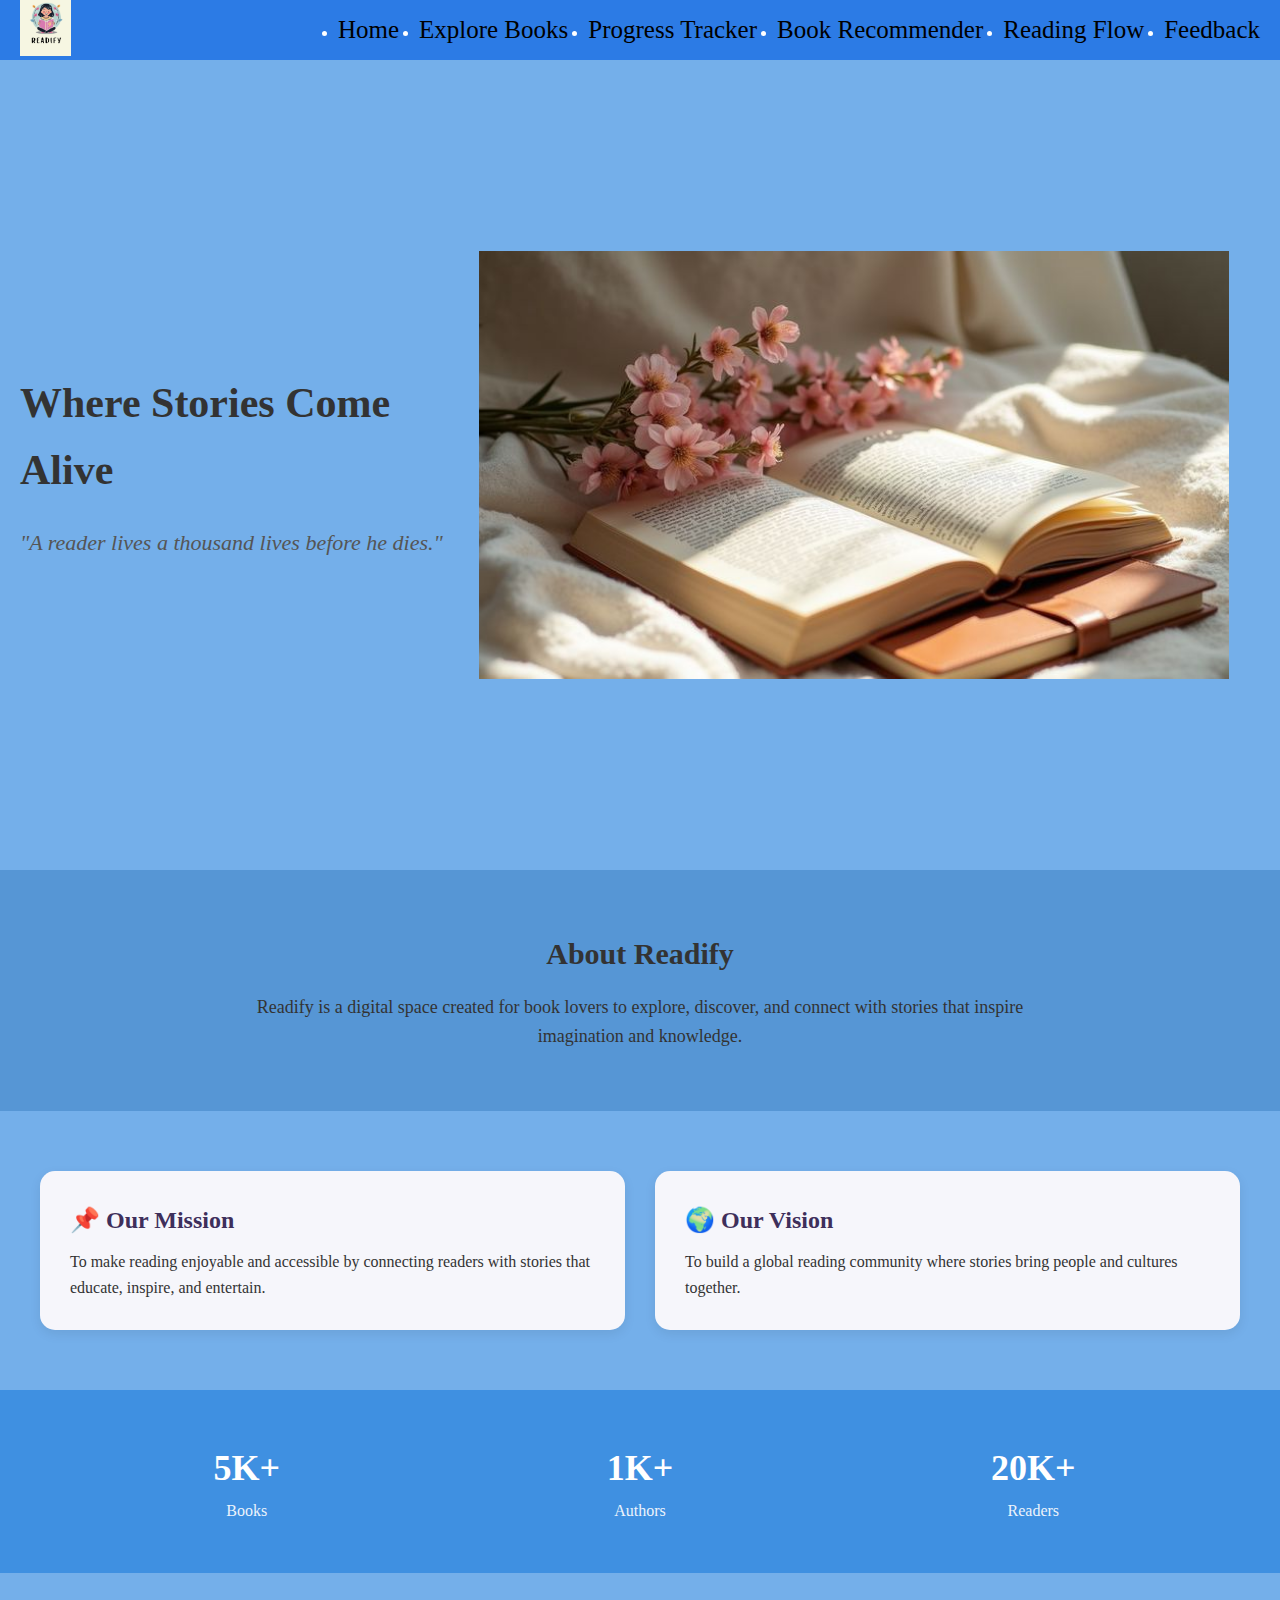
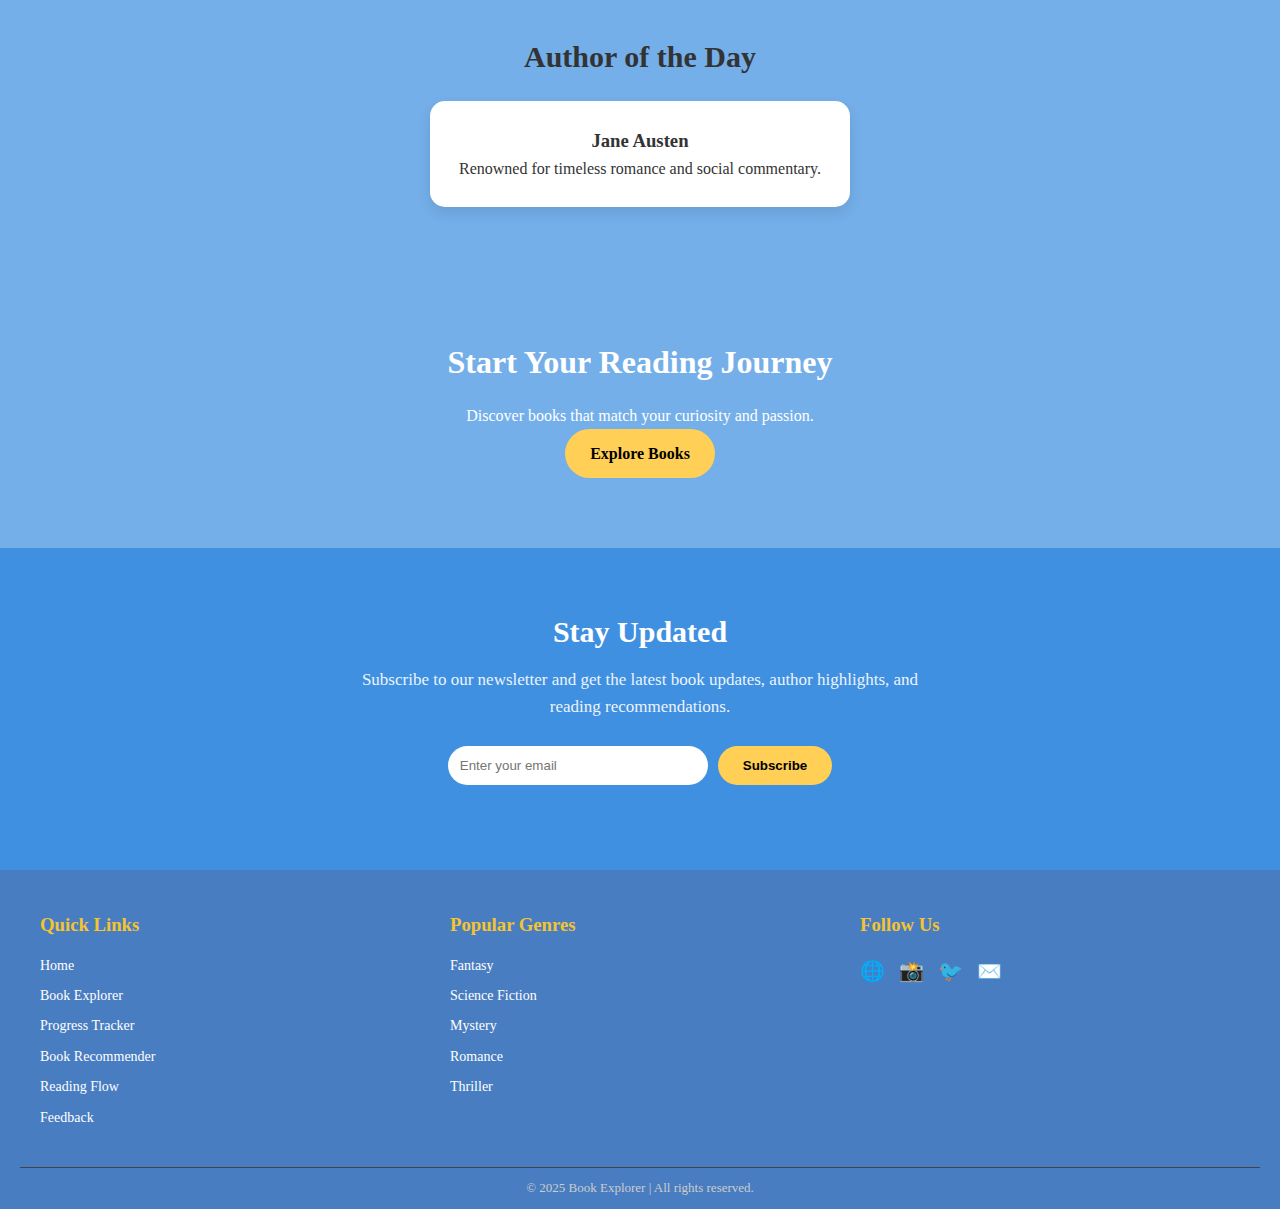
<file: index.html>
<!DOCTYPE html>
<html lang="en">
<head>
    <meta charset="UTF-8">
    <meta name="viewport" content="width=device-width, initial-scale=1.0">
    <link rel="stylesheet" href="Styles/home.css">
    <link rel="icon" type="image/jpg" href="Images/favicon.jpg">
    <link rel="manifest" href="site.json">
    <title>Home</title>

</head>
<body>
    <header>
    <!--navbar-->
    <nav class="navbar">
        <div class="logo">
            <img src="Images/logo.jpg" alt="logo">
        </div>

        <ul class="nav-links" id="navLinks">
            <li><a href="index.html">Home</a></li>
            <li><a href="book-explorer.html">Explore Books</a></li>
            <li><a href="progress-tracker.html">Progress Tracker</a></li>
            <li><a href="book-recommender.html">Book Recommender</a></li>
            <li><a href="reading-flow.html">Reading Flow</a></li>
            <li><a href="feedback.html">Feedback</a></li>
        </ul>

        <div class="hamburger" id="hamburger">
            <span></span>
            <span></span>
            <span></span>
            
        </div>

    </nav>
    </header>

    <main>
        <section class="hero">
            <div class="hero-text">
                <h1>Where Stories Come Alive</h1>
                <p class="quote" id="quoteText"></p>
            </div>

            <div class="hero-image">
                <img src="Images/hero.jpg" alt="Reading">
            </div>
        </section>

        <section class="about">
            <h2>About Readify</h2>
            <p>Readify is a digital space created for book lovers to explore, discover, and connect with stories that inspire imagination and knowledge.</p>
        </section>

        <section class="mv">
            <div class="mv-box">
                <h3>📌 Our Mission</h3>
                <p>To make reading enjoyable and accessible by connecting readers with stories that educate, inspire, and entertain.</p>
            </div>

            <div class="mv-box">
                <h3>🌍 Our Vision</h3>
                <p>To build a global reading community where stories bring people and cultures together.</p>
            </div>
        </section>

        <section class="stats">
            <div class="stat">
                <h3>5K+</h3>
                <p>Books</p>
            </div>
            <div class="stat">
                <h3>1K+</h3>
                <p>Authors</p>
            </div>
            <div class="stat">
                <h3>20K+</h3>
                <p>Readers</p>
            </div>
        </section>

        <section class="featured">
            <h2>Author of the Day</h2>
            <div class="author-card" id="authorCard"></div>
        </section>

        <section class="cta">
            <h2>Start Your Reading Journey</h2>
            <p>Discover books that match your curiosity and passion.</p>
            <a href="book-explorer.html" class="cta-btn">Explore Books</a>
        </section>

        <section class="newsletter">
            <h2>Stay Updated</h2>
            <p>Subscribe to our newsletter and get the latest book updates, author highlights, and reading recommendations.</p>

            <div class="newsletter-form">
                <input type="email" id="newsletterEmail" placeholder="Enter your email">
                <button onclick="subscribeNewsletter()">Subscribe</button>
            </div>

            <p class="newsletter-msg" id="newsletterMsg"></p>
        </section>
    </main>

    <footer class="site-footer">
        <div class="footer-container">

            <div class="footer-section">
                <h3>Quick Links</h3>
                <ul>
                    <li><a href="index.html">Home</a></li>
                    <li><a href="book-explorer.html">Book Explorer</a></li>
                    <li><a href="progress-tracker.html">Progress Tracker</a></li>
                    <li><a href="book-recommender.html">Book Recommender</a></li>
                    <li><a href="reading-flow.html">Reading Flow</a></li>
                    <li><a href="feedback.html">Feedback</a></li>
                </ul>
            </div>

            <div class="footer-section">
                <h3>Popular Genres</h3>
                <ul>
                    <li>Fantasy</li>
                    <li>Science Fiction</li>
                    <li>Mystery</li>
                    <li>Romance</li>
                    <li>Thriller</li>
                </ul>
            </div>

            <div class="footer-section">
                <h3>Follow Us</h3>
                <div class="social-links">
                    <a href="#" aria-label="Facebook">🌐</a>
                    <a href="#" aria-label="Instagram">📸</a>
                    <a href="#" aria-label="Twitter">🐦</a>
                    <a href="#" aria-label="Email">✉️</a>
                </div>
            </div>

        </div>

        <div class="footer-bottom">
            <p>© 2025 Book Explorer | All rights reserved.</p>
        </div>
    </footer>

    <script src="Java/home.js"></script>
</body>
</html>
</file>
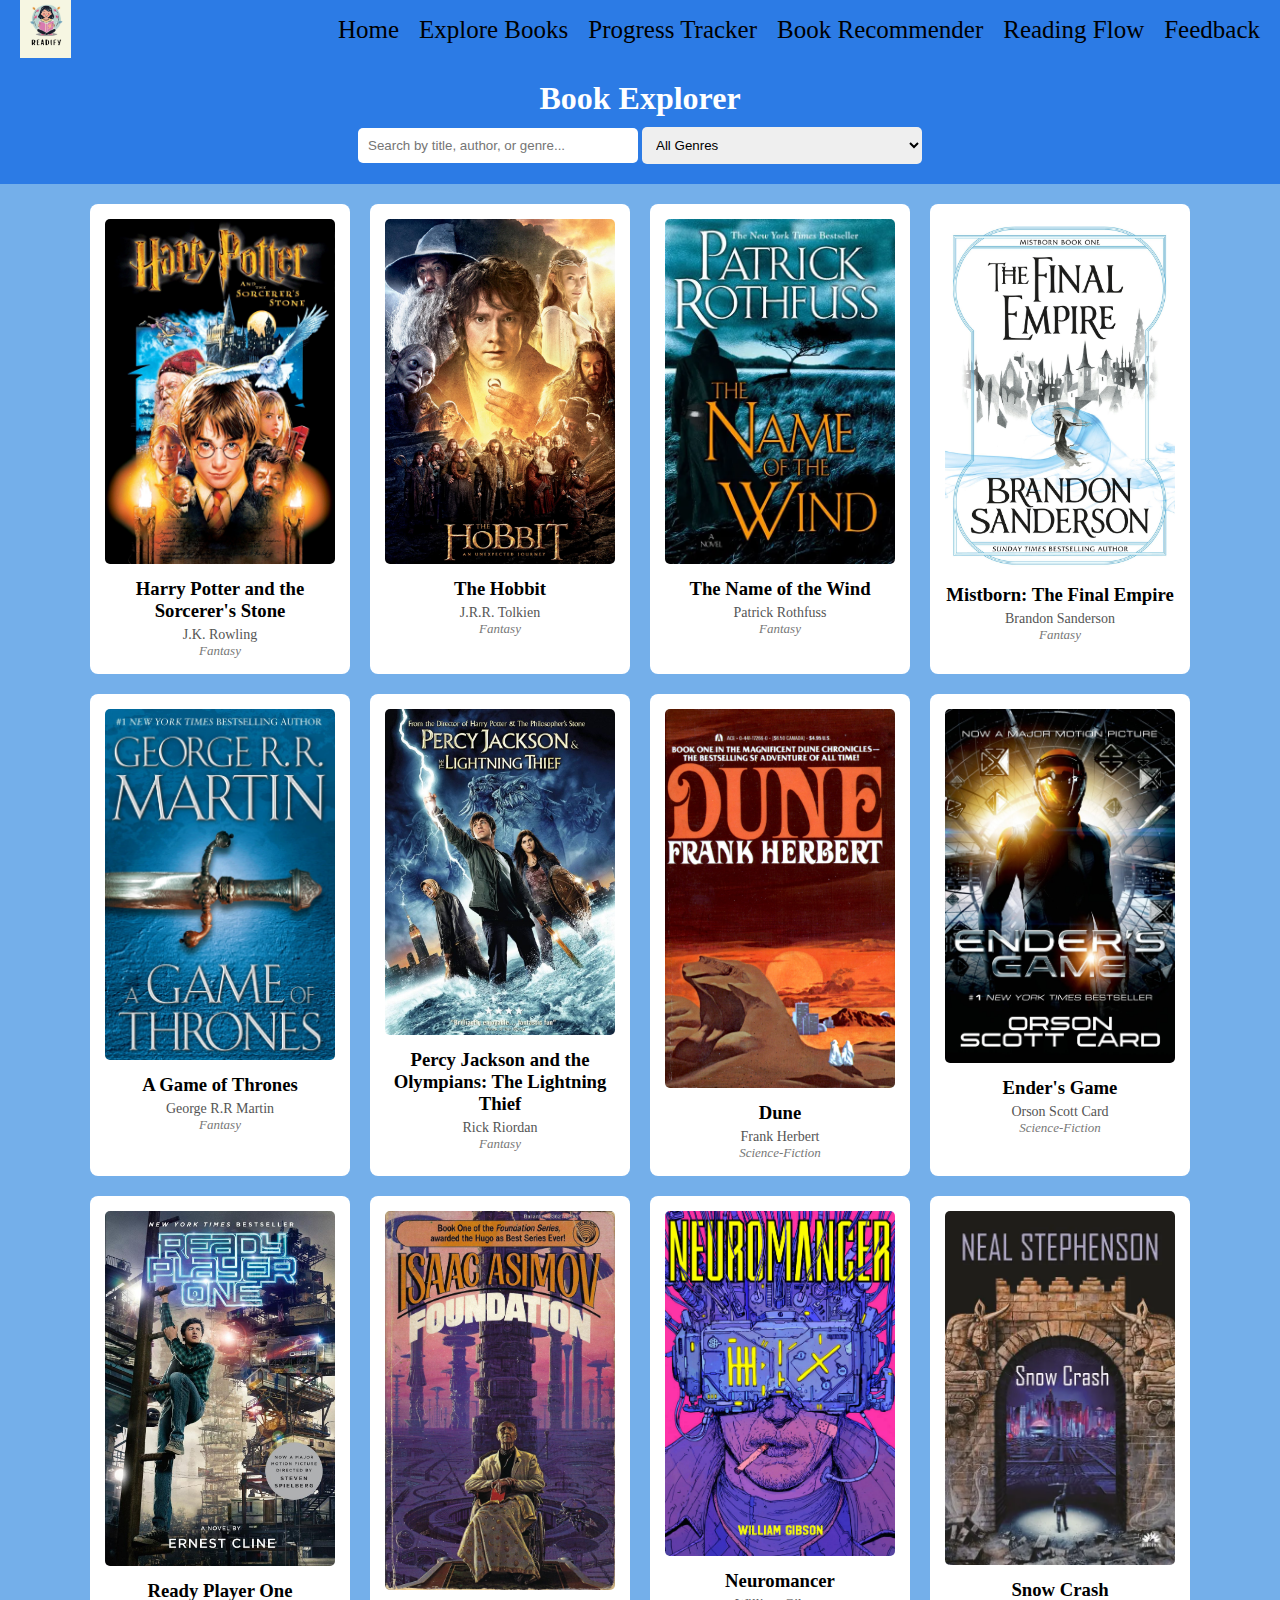
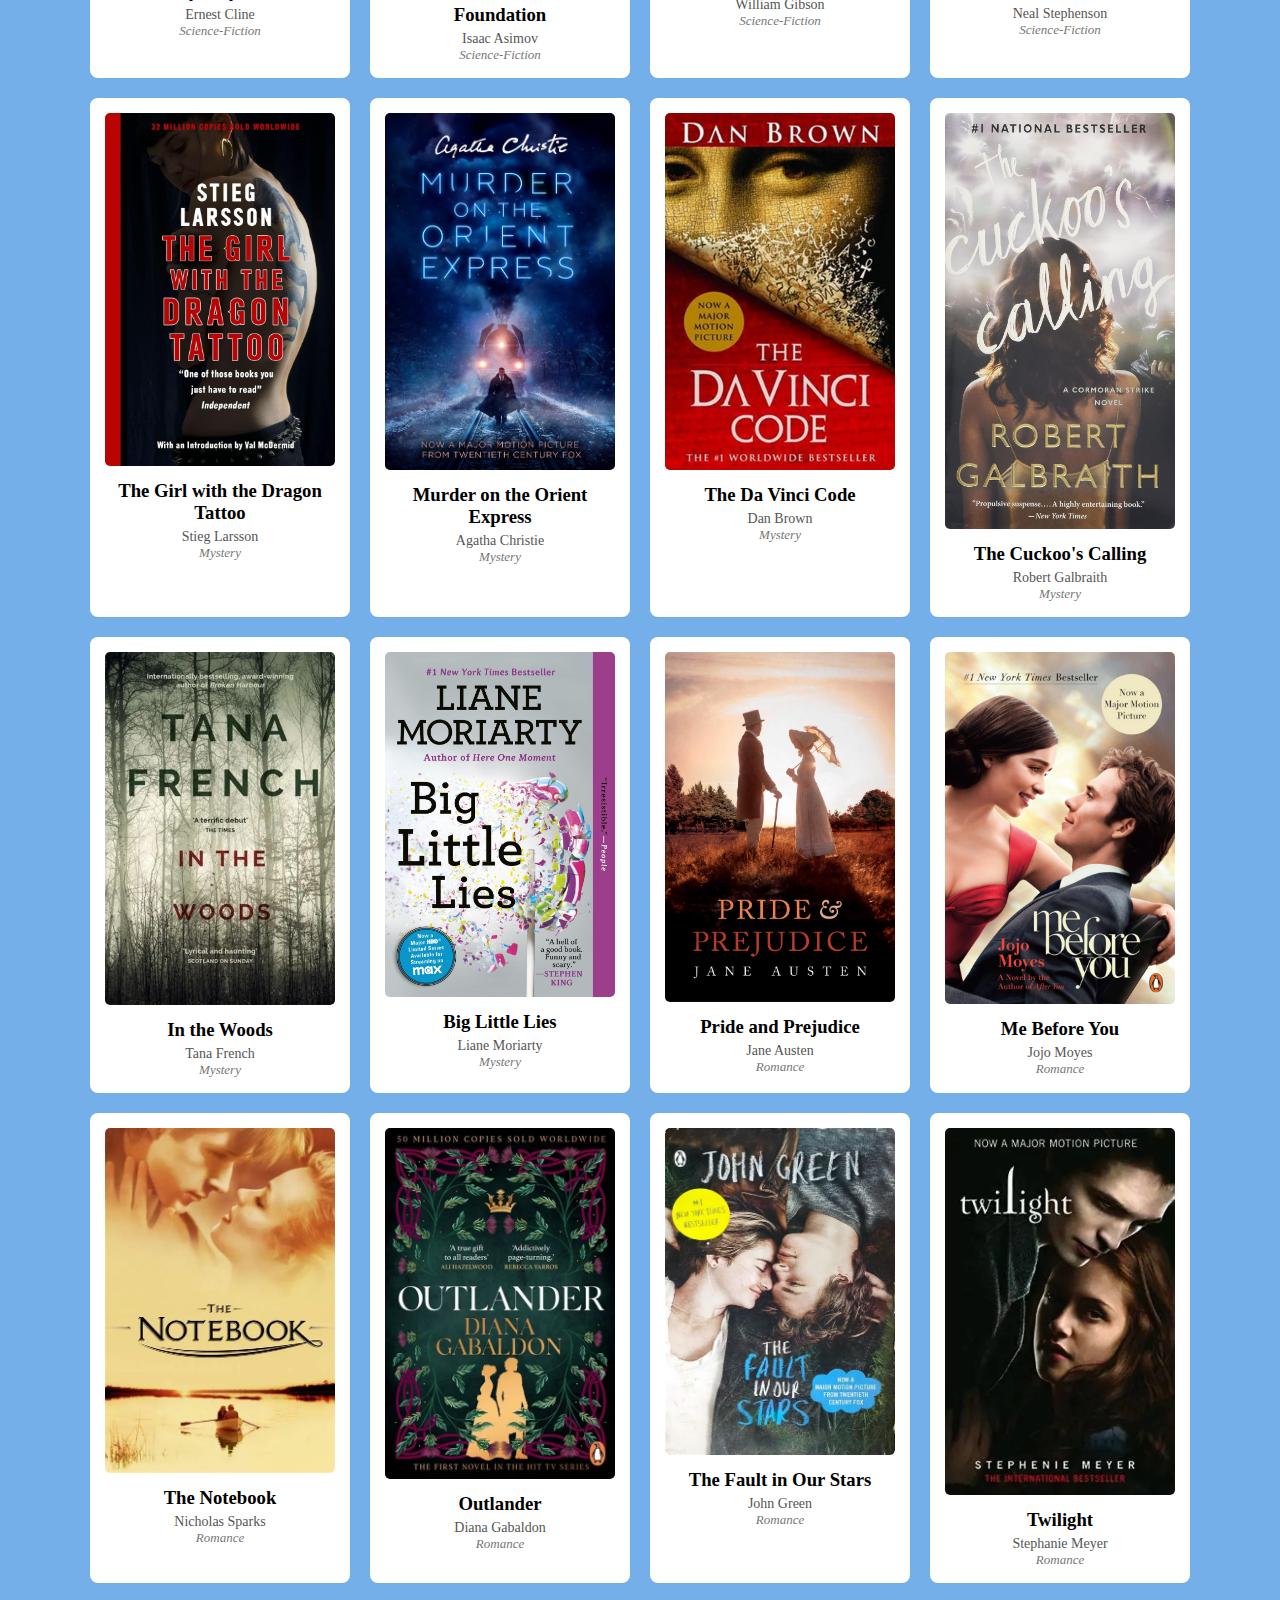
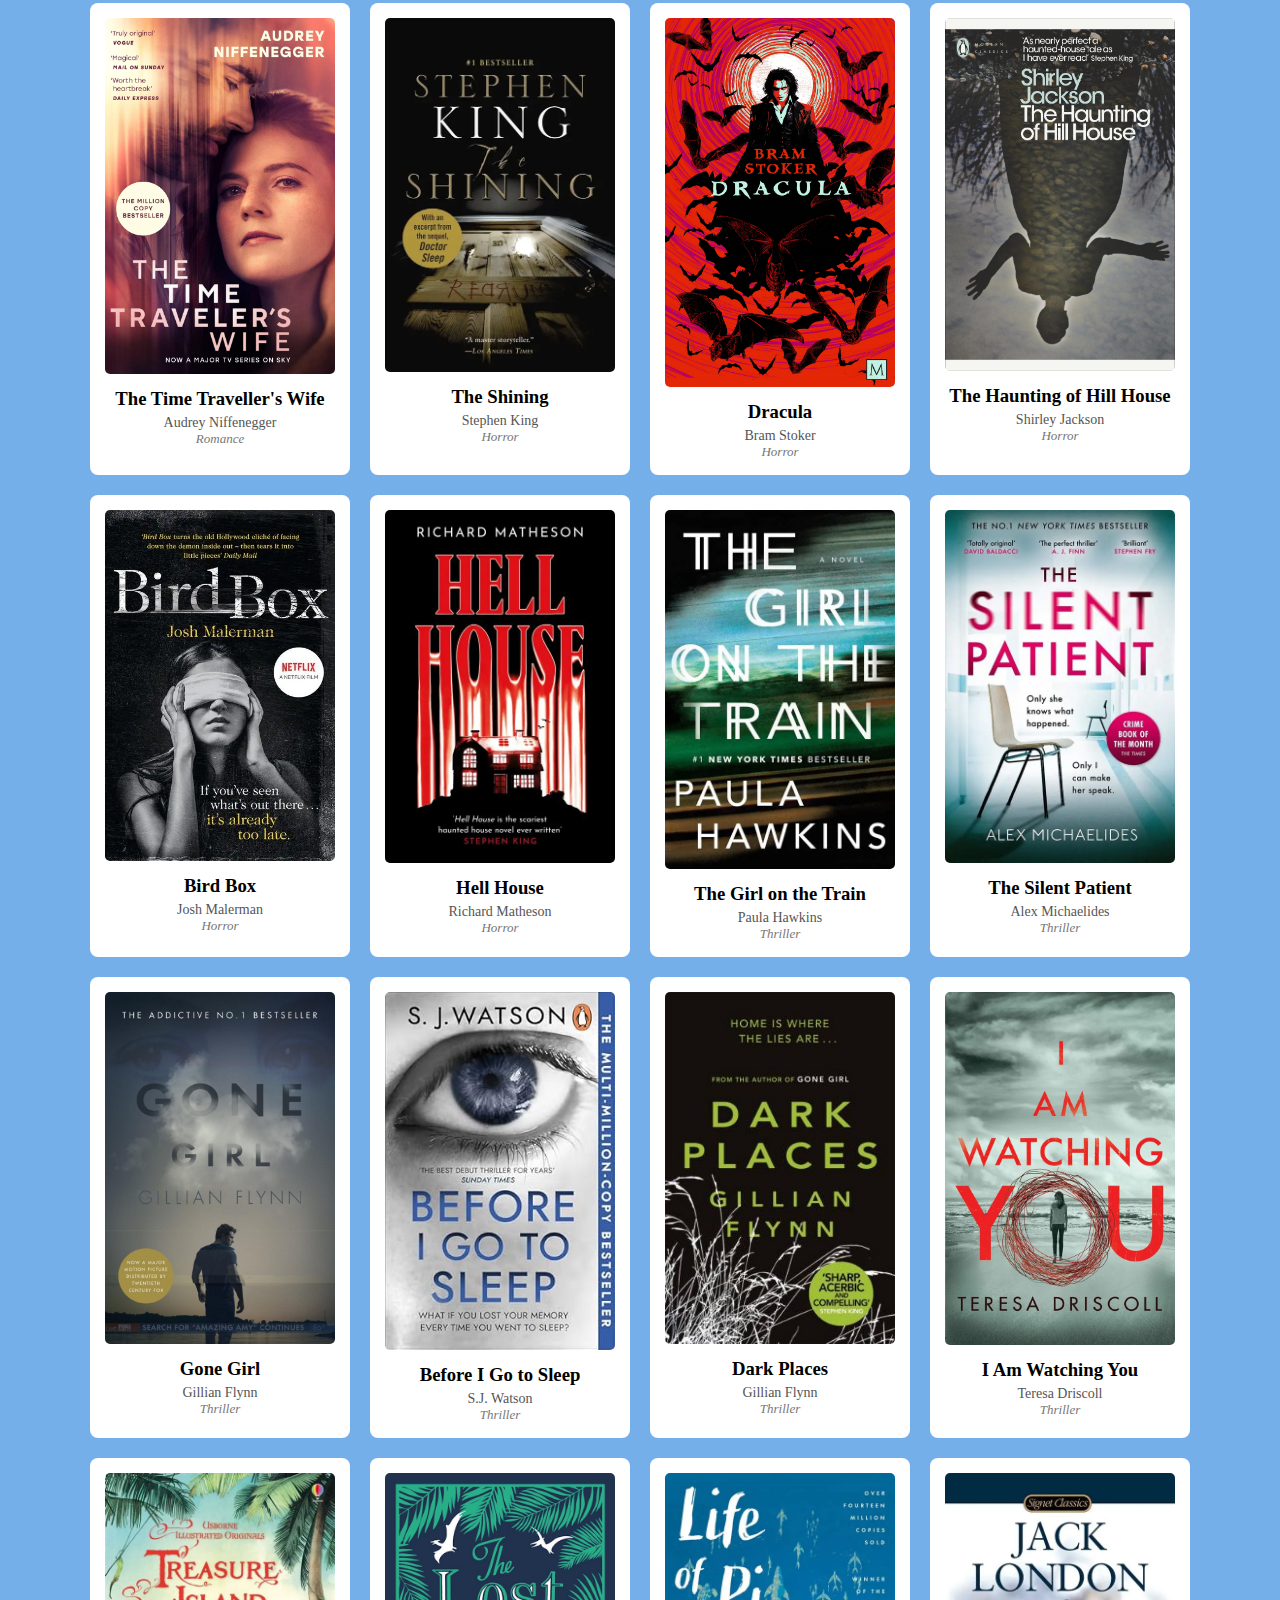
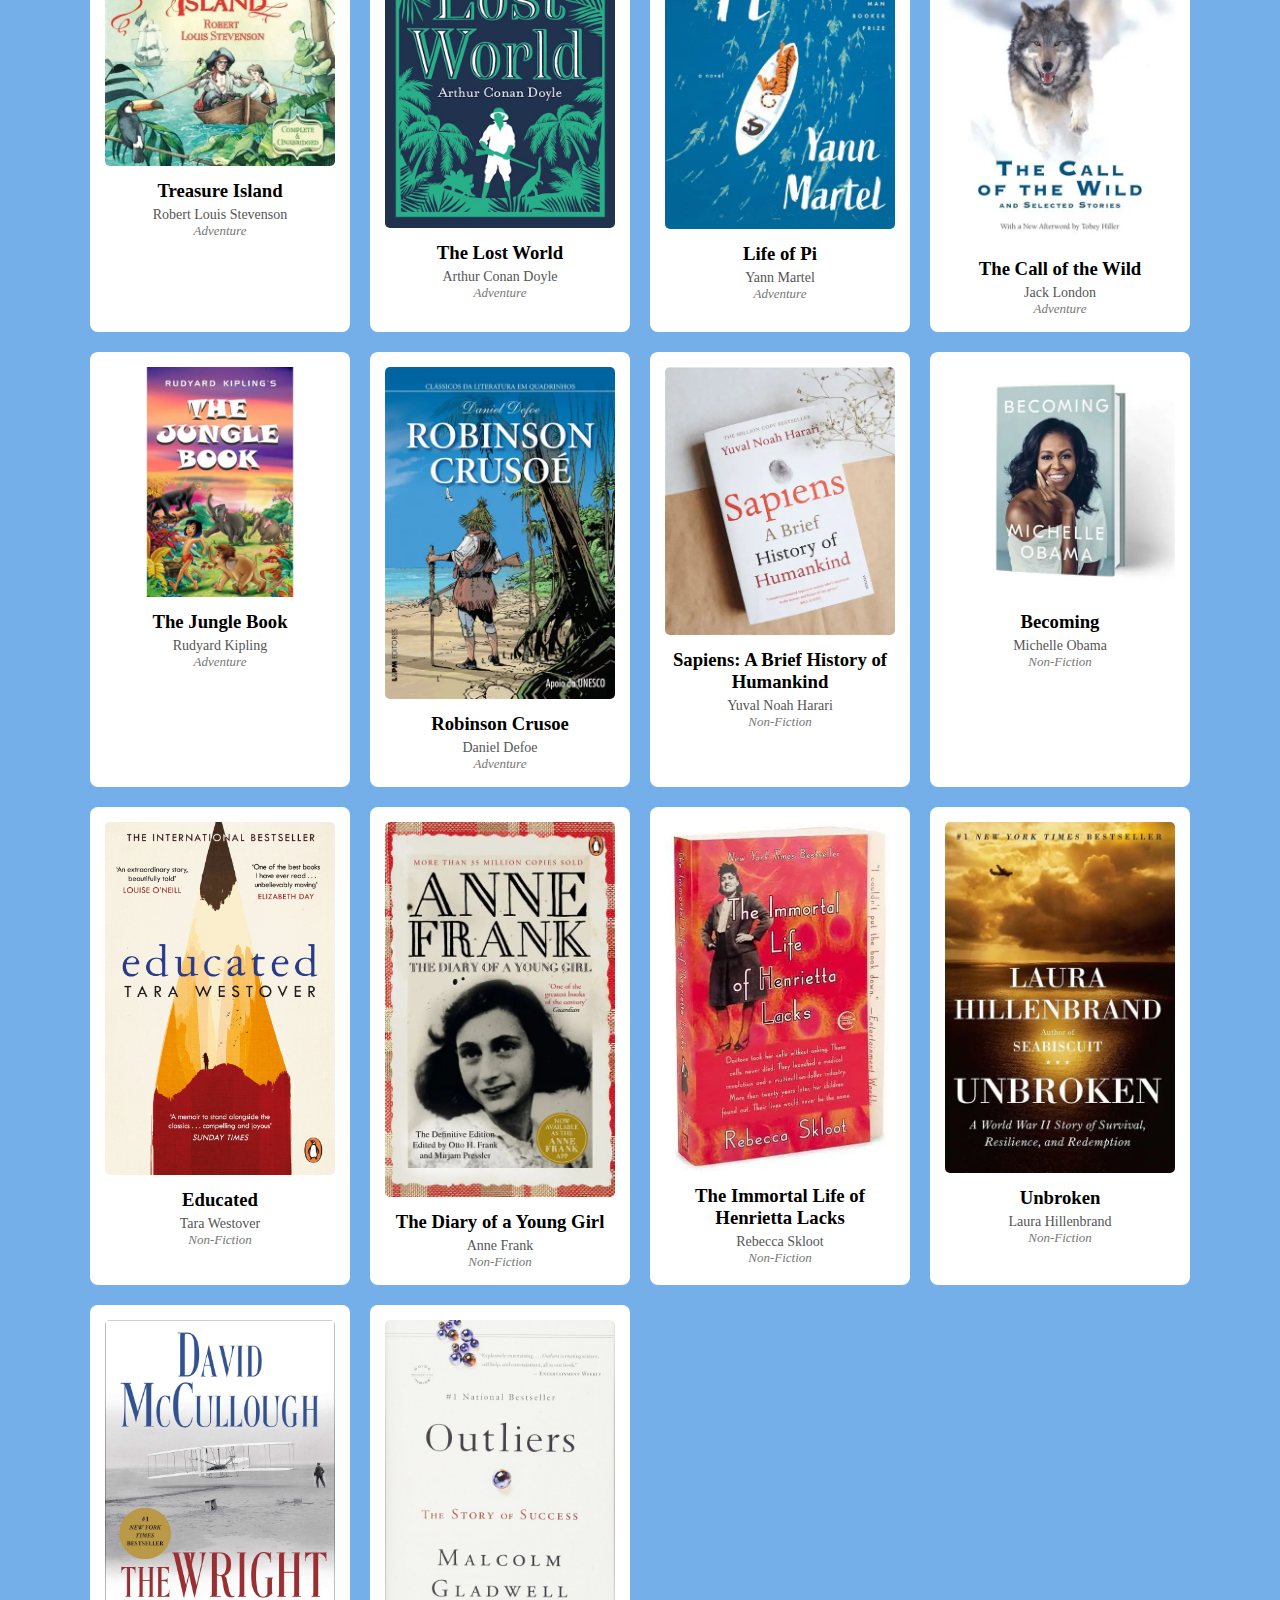
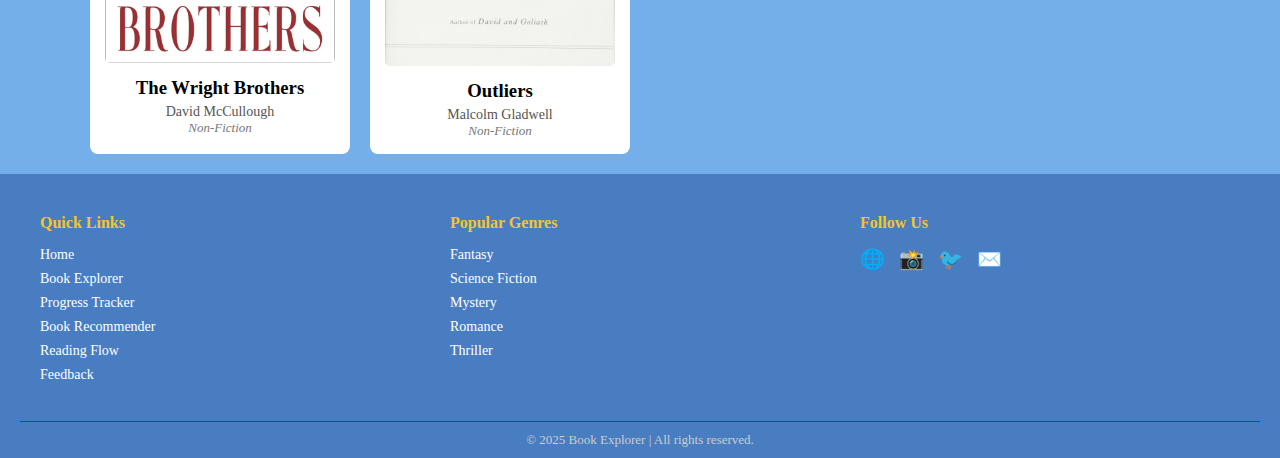
<file: 2 Book Explorer.html>
<!DOCTYPE html>
<html lang="en">
<head>
    <meta charset="UTF-8">
    <meta name="viewport" content="width=device-width, initial-scale=1.0">
    <link rel="stylesheet" href="/Styles/2 Book explorer.css">
    <title>Document</title>
</head>
<body>
    <!--navbar-->
    <nav class="navbar">
        <div class="logo">
            <img src="/Images/logo.jpg" alt="logo">
        </div>

        <div class="nav-links" id="navLinks">
            <a href="/Index/index.html">Home</a>
            <a href="/Index/2 Book Explorer.html">Explore Books</a>
            <a href="/Index/3 Progress Tracker.html">Progress Tracker</a>
            <a href="/Index/4 Book Recommender.html">Book Recommender</a>
            <a href="/Index/5 Reading Flow.html">Reading Flow</a>
            <a href="/Index/6 Feedback.html">Feedback</a>
        </div>

        <div class="hamburger" id="hamburger">
            <span></span>
            <span></span>
            <span></span>
            
        </div>
    </nav>

       <!-- HEADER -->
    <header>
        <h1> Book Explorer</h1>

        <!-- Search -->
        <input 
            type="text" 
            id="searchInput" 
            placeholder="Search by title, author, or genre..."
        >

        <!-- Genre dropdown -->
        <select id="genreFilter">
            <option value="all">All Genres</option>
            <option value="Fantasy">Fantasy</option>
            <option value="Science-Fiction">Science-Fiction</option>
            <option value="Mystery">Mystery</option>
            <option value="Romance">Romance</option>
            <option value="Horror">Horror</option>
            <option value="Thriller">Thriller</option>
            <option value="Adventure">Adventure</option>
            <option value="Non-Fiction">Non-Fiction</option>
        </select>
    </header>

    <main>
        <div id="bookContainer" class="book-container"></div>

        <!-- No results message -->
        <p id="noResults"> No results found</p>
    </main>

    <!-- MODAL  -->
    <div id="bookModal" class="modal">
        <div class="modal-content">
            <span class="close-btn">&times;</span>

            <h2 id="modalTitle"></h2>
            <p id="modalSynopsis"></p>

            <h3>Sequels / Prequels</h3>
            <ul id="modalSeries"></ul>

            <h3>Ratings & Reviews</h3>
            <table>
                <thead>
                    <tr>
                        <th>Reviewer</th>
                        <th>Rating</th>
                        <th>Comment</th>
                    </tr>
                </thead>
                <tbody id="modalReviews"></tbody>
            </table>
        </div>
    </div>

    <footer class="site-footer">
        <div class="footer-container">

        <!-- Quick Links -->
        <div class="footer-section">
            <h4>Quick Links</h4>
            <ul>
                <li><a href="/Index/index.html">Home</a></li>
                <li><a href="/Index/2 Book Explorer.html">Book Explorer</a></li>
                <li><a href="/Index/3 Progress Tracker.html">Progress Tracker</a></li>
                <li><a href="/Index/4 Book Recommender.html">Book Recommender</a></li>
                <li><a href="/Index/5 Reading Flow.html">Reading Flow</a></li>
                <li><a href="/Index/6 Feedback.html">Feedback</a></li>
            </ul>
        </div>

        <!-- Genres -->
        <div class="footer-section">
            <h4>Popular Genres</h4>
            <ul>
                <li>Fantasy</li>
                <li>Science Fiction</li>
                <li>Mystery</li>
                <li>Romance</li>
                <li>Thriller</li>
            </ul>
        </div>

        <!-- Social Media -->
        <div class="footer-section">
            <h4>Follow Us</h4>
            <div class="social-links">
                <a href="#" aria-label="Facebook">🌐</a>
                <a href="#" aria-label="Instagram">📸</a>
                <a href="#" aria-label="Twitter">🐦</a>
                <a href="#" aria-label="Email">✉️</a>
            </div>
        </div>

    </div>

    <!-- Bottom Footer -->
    <div class="footer-bottom">
        <p>© 2025 Book Explorer | All rights reserved.</p>
    </div>
</footer>

<script src="/Java/2 Book Explorer.js"></script>
</body>
</html>
</file>
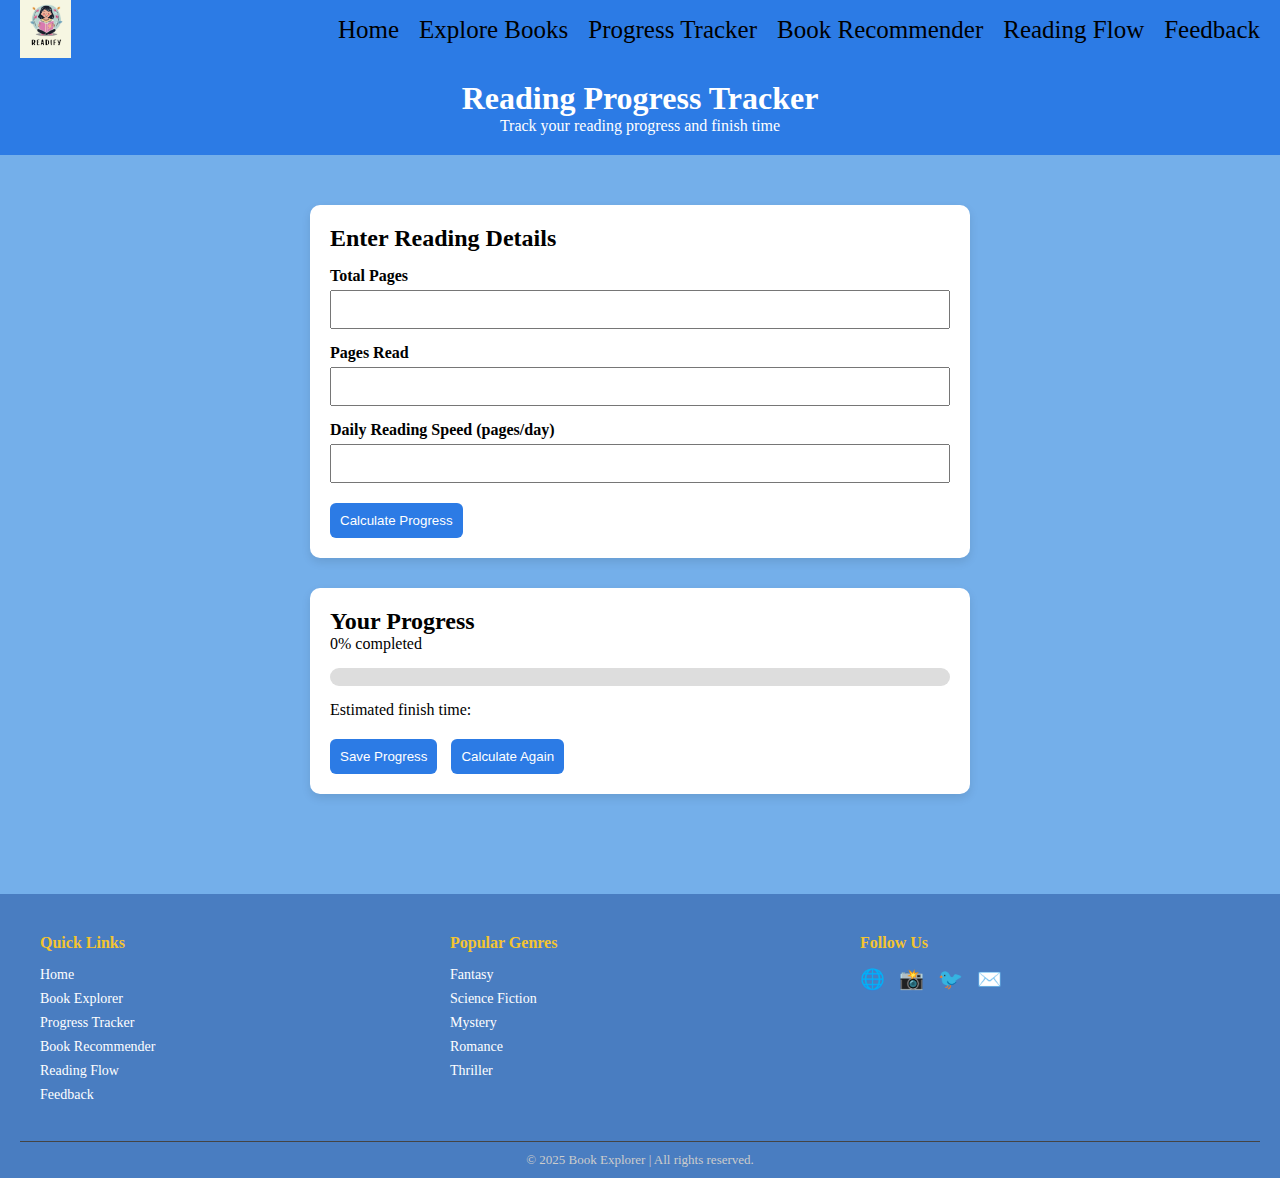
<file: 3 Progress Tracker.html>
<!DOCTYPE html>
<html lang="en">
<head>
    <meta charset="UTF-8">
    <meta name="viewport" content="width=device-width, initial-scale=1.0">
    <title>Progress Tracker</title>
    <link rel="stylesheet" href="/Styles/3 Progress Tracker.css">
</head>
<body>
    <!--navbar-->
        <nav class="navbar">
            <div class="logo">
                <img src="/Images/logo.jpg" alt="logo">
            </div>

            <div class="nav-links" id="navLinks">
                <a href="/Index/index.html">Home</a>
                <a href="/Index/2 Book Explorer.html">Explore Books</a>
                <a href="/Index/3 Progress Tracker.html">Progress Tracker</a>
                <a href="/Index/4 Book Recommender.html">Book Recommender</a>
                <a href="/Index/5 Reading Flow.html">Reading Flow</a>
                <a href="/Index/6 Feedback.html">Feedback</a>
            </div>

            <div class="hamburger" id="hamburger">
                <span></span>
                <span></span>
                <span></span>
            
            </div>
        </nav>

<!-- ================= HEADER ================= -->
<header>
    <h1>Reading Progress Tracker</h1>
    <p>Track your reading progress and finish time</p>
</header>

<!-- ================= MAIN ================= -->
<main>

    <!-- INPUT FORM -->
    <section class="tracker">
        <h2>Enter Reading Details</h2>

        <label>Total Pages</label>
        <input type="number" id="totalPages" required>

        <label>Pages Read</label>
        <input type="number" id="pagesRead" required>

        <label>Daily Reading Speed (pages/day)</label>
        <input type="number" id="readingSpeed" required>

        <button id="calculateBtn">Calculate Progress</button>

        <!-- Error Message -->
        <p id="errorMsg">⚠ Please fill out all fields correctly</p>
    </section>

    <!-- RESULTS -->
    <section class="results">
        <h2>Your Progress</h2>

        <p id="percentText">0% completed</p>

        <div class="progress-bar">
            <div class="progress-fill" id="progressFill"></div>
        </div>

        <p id="finishTime">Estimated finish time: </p>

        <button id="saveBtn">Save Progress</button>
        <button id="resetBtn">Calculate Again</button>

        <p id="successMsg">✅ Progress saved successfully!</p>
    </section>

</main>
<footer class="site-footer">
        <div class="footer-container">

        <!-- Quick Links -->
        <div class="footer-section">
            <h4>Quick Links</h4>
            <ul>
                <li><a href="/Index/index.html">Home</a></li>
                <li><a href="/Index/2 Book Explorer.html">Book Explorer</a></li>
                <li><a href="/Index/3 Progress Tracker.html">Progress Tracker</a></li>
                <li><a href="/Index/4 Book Recommender.html">Book Recommender</a></li>
                <li><a href="/Index/5 Reading Flow.html">Reading Flow</a></li>
                <li><a href="/Index/6 Feedback.html">Feedback</a></li>
            </ul>
        </div>

        <!-- Genres -->
        <div class="footer-section">
            <h4>Popular Genres</h4>
            <ul>
                <li>Fantasy</li>
                <li>Science Fiction</li>
                <li>Mystery</li>
                <li>Romance</li>
                <li>Thriller</li>
            </ul>
        </div>

        <!-- Social Media -->
        <div class="footer-section">
            <h4>Follow Us</h4>
            <div class="social-links">
                <a href="#" aria-label="Facebook">🌐</a>
                <a href="#" aria-label="Instagram">📸</a>
                <a href="#" aria-label="Twitter">🐦</a>
                <a href="#" aria-label="Email">✉️</a>
            </div>
        </div>

    </div>

    <!-- Bottom Footer -->
    <div class="footer-bottom">
        <p>© 2025 Book Explorer | All rights reserved.</p>
    </div>
</footer>

<script src="/Java/3 Progress Tracker.js"></script>
</body>
</html>
</file>
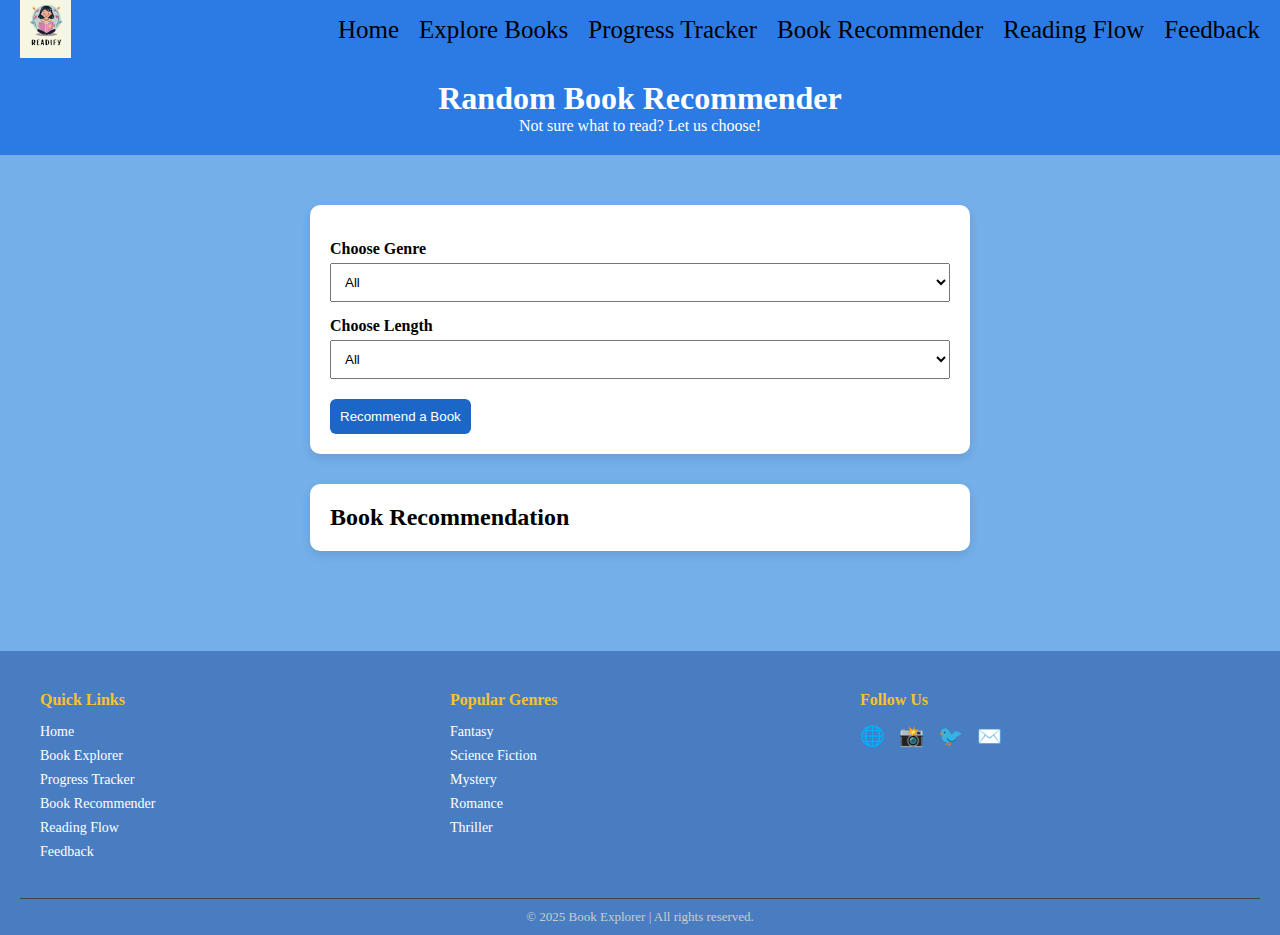
<file: 4 Book Recommender.html>
<!DOCTYPE html>
<html lang="en">
<head>
    <meta charset="UTF-8">
    <meta name="viewport" content="width=device-width, initial-scale=1.0">
    <title>Document</title>
    <link rel="stylesheet" href="/Styles/4 Book Recommender.css">
</head>
<body>

    <!--navbar-->
    <nav class="navbar">
        <div class="logo">
            <img src="/Images/logo.jpg" alt="logo">
        </div>

        <div class="nav-links" id="navLinks">
            <a href="/Index/index.html">Home</a>
            <a href="/Index/2 Book Explorer.html">Explore Books</a>
            <a href="/Index/3 Progress Tracker.html">Progress Tracker</a>
            <a href="/Index/4 Book Recommender.html">Book Recommender</a>
            <a href="/Index/5 Reading Flow.html">Reading Flow</a>
            <a href="/Index/6 Feedback.html">Feedback</a>
        </div>

        <div class="hamburger" id="hamburger">
            <span></span>
            <span></span>
            <span></span>        
        </div>
    </nav>

    <header>
        <h1>Random Book Recommender</h1>
        <p>Not sure what to read? Let us choose!</p>
    </header>

    <main>

        <!-- Selection Form -->
        <section class="controls">
            <label>Choose Genre</label>
            <select id="genreSelect">
                <option value="all">All</option>
                <option value="Fantasy">Fantasy</option>
                <option value="Science-Fiction">Science-Fiction</option>
                <option value="Mystery">Mystery</option>
                <option value="Romance">Romance</option>
                <option value="Horror">Horror</option>
                <option value="Thriller">Thriller</option>
            </select>

            <label>Choose Length</label>
            <select id="lengthSelect">
                <option value="all">All</option>
                <option value="short">Short (&lt; 300 pages)</option>
                <option value="medium">Medium (300-500 pages)</option>
                <option value="long">Long (&gt; 500 pages)</option>
            </select>

            <button id="pickBtn">Recommend a Book</button>
        </section>

        <!-- Result -->
        <section class="result">
            <h2>Book Recommendation</h2>

            <div id="bookCard" class="hidden">
                <h3 id="bookTitle"></h3>
                <p id="bookAuthor"></p>
                <p id="bookInfo"></p>

                <button id="saveBtn">Save to Reading List</button>
                <button id="againBtn">Pick Again</button>
            </div>

            <p id="savedMsg">✅ Saved to your reading list!</p>
        </section>

    </main>

    <footer class="site-footer">
        <div class="footer-container">

            <!-- Quick Links -->
            <div class="footer-section">
                <h4>Quick Links</h4>
                <ul>
                    <li><a href="/Index/index.html">Home</a></li>
                    <li><a href="/Index/2 Book Explorer.html">Book Explorer</a></li>
                    <li><a href="/Index/3 Progress Tracker.html">Progress Tracker</a></li>
                    <li><a href="/Index/4 Book Recommender.html">Book Recommender</a></li>
                    <li><a href="/Index/5 Reading Flow.html">Reading Flow</a></li>
                    <li><a href="/Index/6 Feedback.html">Feedback</a></li>
                </ul>
            </div>

            <!-- Genres -->
            <div class="footer-section">
                <h4>Popular Genres</h4>
                <ul>
                    <li>Fantasy</li>
                    <li>Science Fiction</li>
                    <li>Mystery</li>
                    <li>Romance</li>
                    <li>Thriller</li>
                </ul>
            </div>

            <!-- Social Media -->
            <div class="footer-section">
                <h4>Follow Us</h4>
                <div class="social-links">
                    <a href="#" aria-label="Facebook">🌐</a>
                    <a href="#" aria-label="Instagram">📸</a>
                    <a href="#" aria-label="Twitter">🐦</a>
                    <a href="#" aria-label="Email">✉️</a>
                </div>
            </div>

        </div>

        <!-- Bottom Footer -->
        <div class="footer-bottom">
            <p>© 2025 Book Explorer | All rights reserved.</p>
        </div>
    </footer>
    <script src="/Java/4 Book Recommender.js"></script>
</body>
</html>
</file>
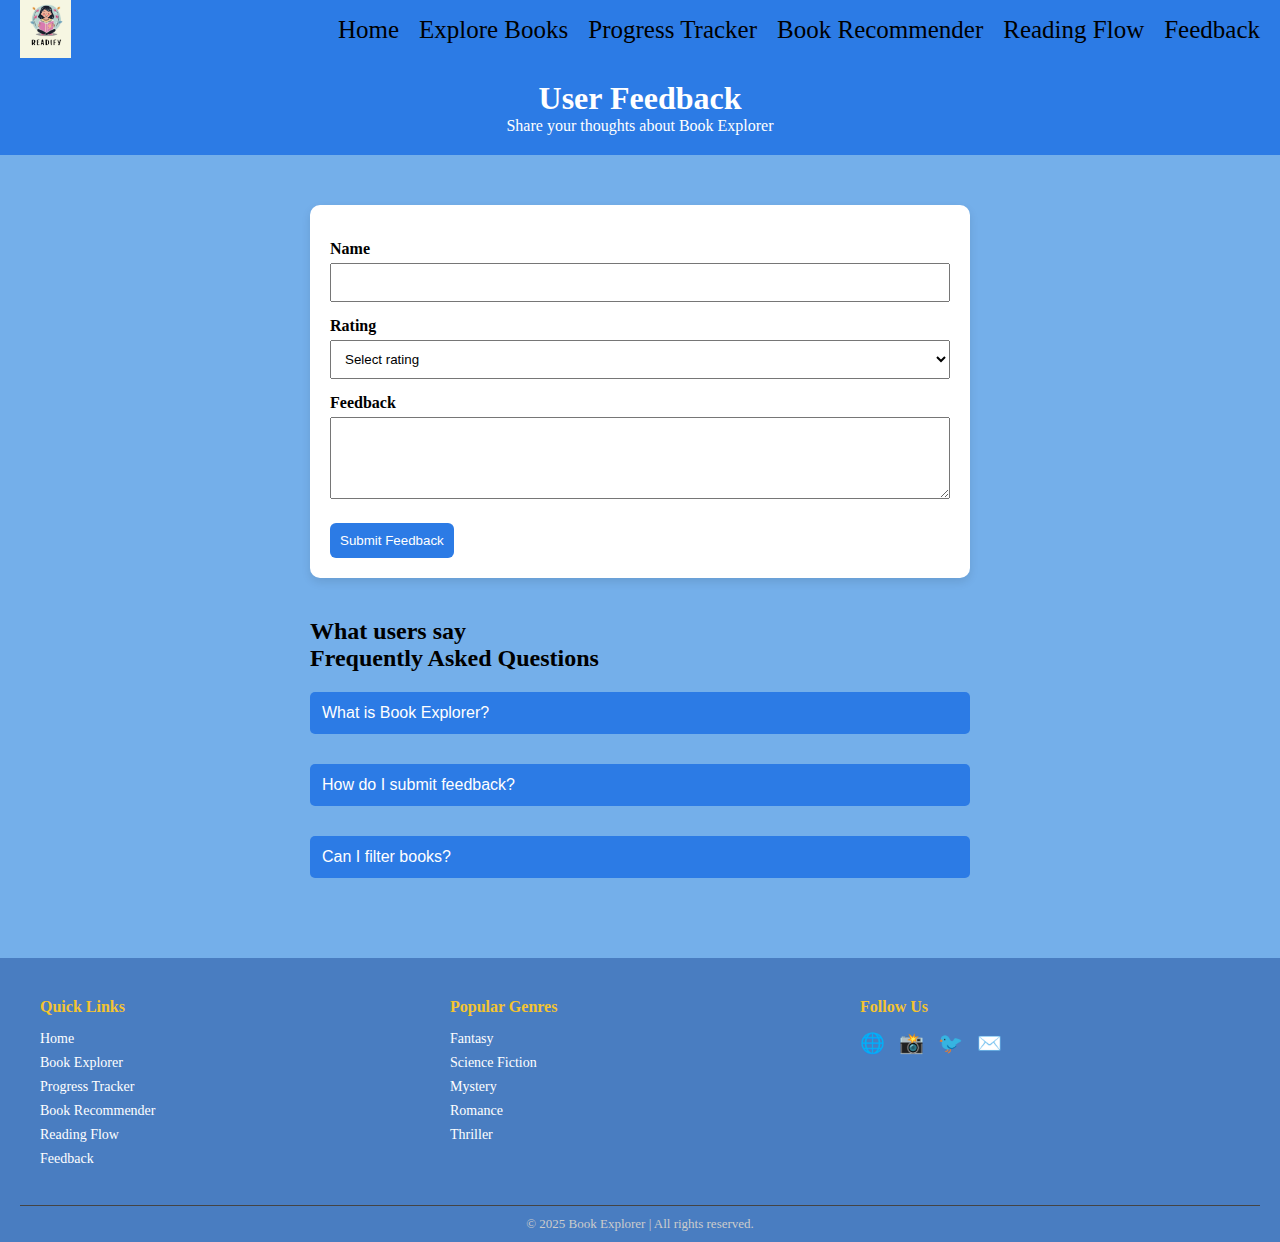
<file: 6 Feedback.html>
<!DOCTYPE html>
<html lang="en">
<head>
    <meta charset="UTF-8">
    <meta name="viewport" content="width=device-width, initial-scale=1.0">
    <title>Document</title>
    <link rel="stylesheet" href="../Styles/6 Feedback.css">
</head>
<body>
    <!--navbar-->
    <nav class="navbar">
        <div class="logo">
            <img src="../Images/logo.jpg" alt="logo">
        </div>

        <div class="nav-links" id="navLinks">
            <a href="/Index/index.html">Home</a>
            <a href="/Index/2 Book Explorer.html">Explore Books</a>
            <a href="/Index/3 Progress Tracker.html">Progress Tracker</a>
            <a href="/Index/4 Book Recommender.html">Book Recommender</a>
            <a href="/Index/5 Reading Flow.html">Reading Flow</a>
            <a href="/Index/6 Feedback.html">Feedback</a>
        </div>

        <div class="hamburger" id="hamburger">
            <span></span>
            <span></span>
            <span></span>
            
        </div>
    </nav>

    <header>
    <h1>User Feedback</h1>
    <p>Share your thoughts about Book Explorer</p>
    </header>

    <main>

        <!-- Feedback Form -->
        <form id="feedbackForm">

            <label for="name">Name</label>
            <input type="text" id="name" required>

            <label for="rating">Rating</label>
            <select id="rating" required>
                <option value="">Select rating</option>
                <option value="5">★★★★★ Excellent</option>
                <option value="4">★★★★ Very Good</option>
                <option value="3">★★★ Good</option>
                <option value="2">★★ Fair</option>
                <option value="1">★ Poor</option>
            </select>

            <label for="message">Feedback</label>
            <textarea id="message" rows="4" required></textarea>

            <button type="submit">Submit Feedback</button>

            <!-- ✅ SUCCESS MESSAGE (VERY IMPORTANT) -->
            <p id="successMsg">✅ Thank you! Your feedback has been submitted.</p>
        </form>

        <!-- Feedback Display -->
        <section id="feedbackList">
            <h2>What users say</h2>
            <div id="feedbackContainer"></div>
        </section>

        <section id="faqSection">
            <h2>Frequently Asked Questions</h2>

            <div class="faq-item">
                <button class="faq-question">What is Book Explorer?</button>
                <div class="faq-answer">
                    <p>Book Explorer is a website that lets you browse, search, and review books by genre, title, or author.</p>
                </div>
            </div>

            <div class="faq-item">
                <button class="faq-question">How do I submit feedback?</button>
                <div class="faq-answer">
                    <p>Fill in your name, rating, and message in the feedback form, then click Submit. Your feedback will appear below.</p>
                </div>
            </div>

            <div class="faq-item">
                <button class="faq-question">Can I filter books?</button>
                <div class="faq-answer">
                    <p>Yes! Use the search bar or genre dropdown in the Book Explorer page to filter books dynamically.</p>
                </div>
            </div>
        </section>

    </main>

    <footer class="site-footer">
        <div class="footer-container">

        <!-- Quick Links -->
        <div class="footer-section">
            <h4>Quick Links</h4>
            <ul>
                <li><a href="/Index/index.html">Home</a></li>
                <li><a href="/Index/2 Book Explorer.html">Book Explorer</a></li>
                <li><a href="/Index/3 Progress Tracker.html">Progress Tracker</a></li>
                <li><a href="/Index/4 Book Recommender.html">Book Recommender</a></li>
                <li><a href="/Index/5 Reading Flow.html">Reading Flow</a></li>
                <li><a href="/Index/6 Feedback.html">Feedback</a></li>
            </ul>
        </div>

        <!-- Genres -->
        <div class="footer-section">
            <h4>Popular Genres</h4>
            <ul>
                <li>Fantasy</li>
                <li>Science Fiction</li>
                <li>Mystery</li>
                <li>Romance</li>
                <li>Thriller</li>
            </ul>
        </div>

        <!-- Social Media -->
        <div class="footer-section">
            <h4>Follow Us</h4>
            <div class="social-links">
                <a href="#" aria-label="Facebook">🌐</a>
                <a href="#" aria-label="Instagram">📸</a>
                <a href="#" aria-label="Twitter">🐦</a>
                <a href="#" aria-label="Email">✉️</a>
            </div>
        </div>

    </div>

    <!-- Bottom Footer -->
    <div class="footer-bottom">
        <p>© 2025 Book Explorer | All rights reserved.</p>
    </div>
</footer>

    <script src="/Java/6 Feedback.js"></script>
</body>
</html>
</file>
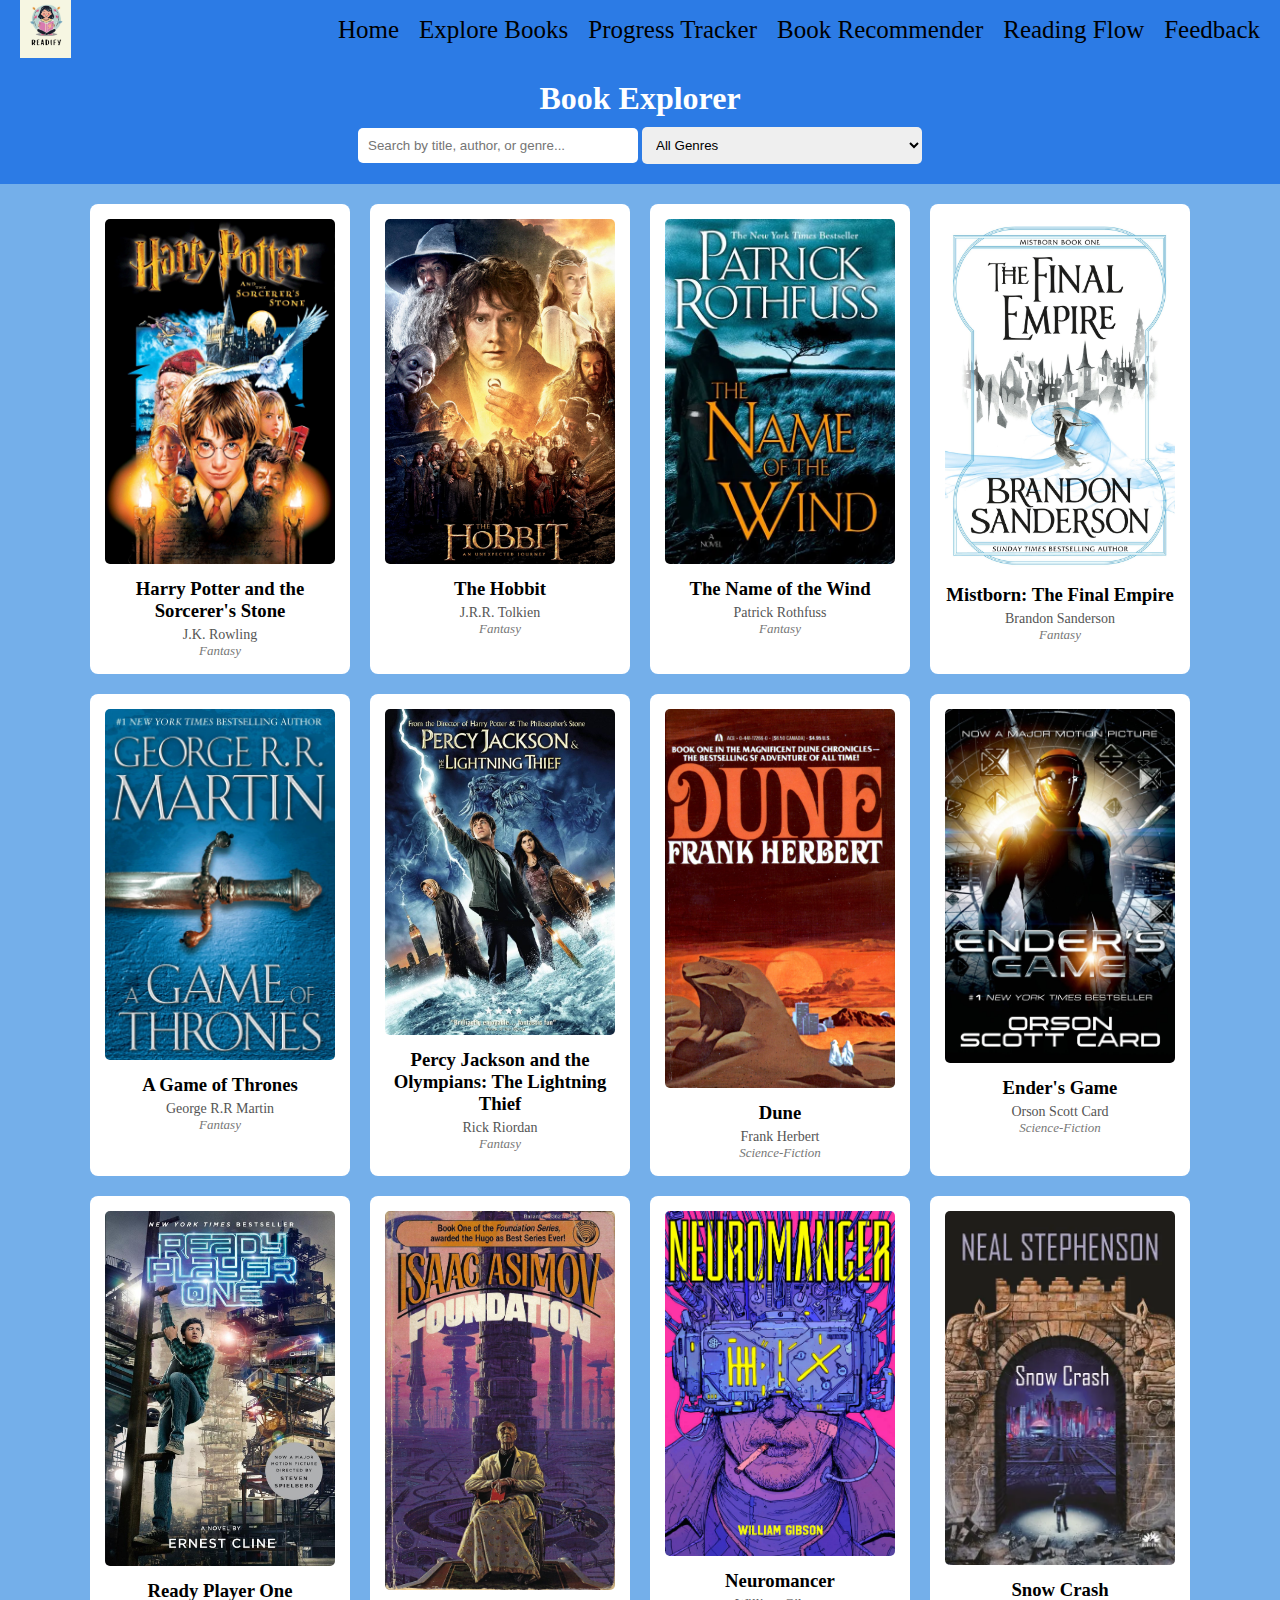
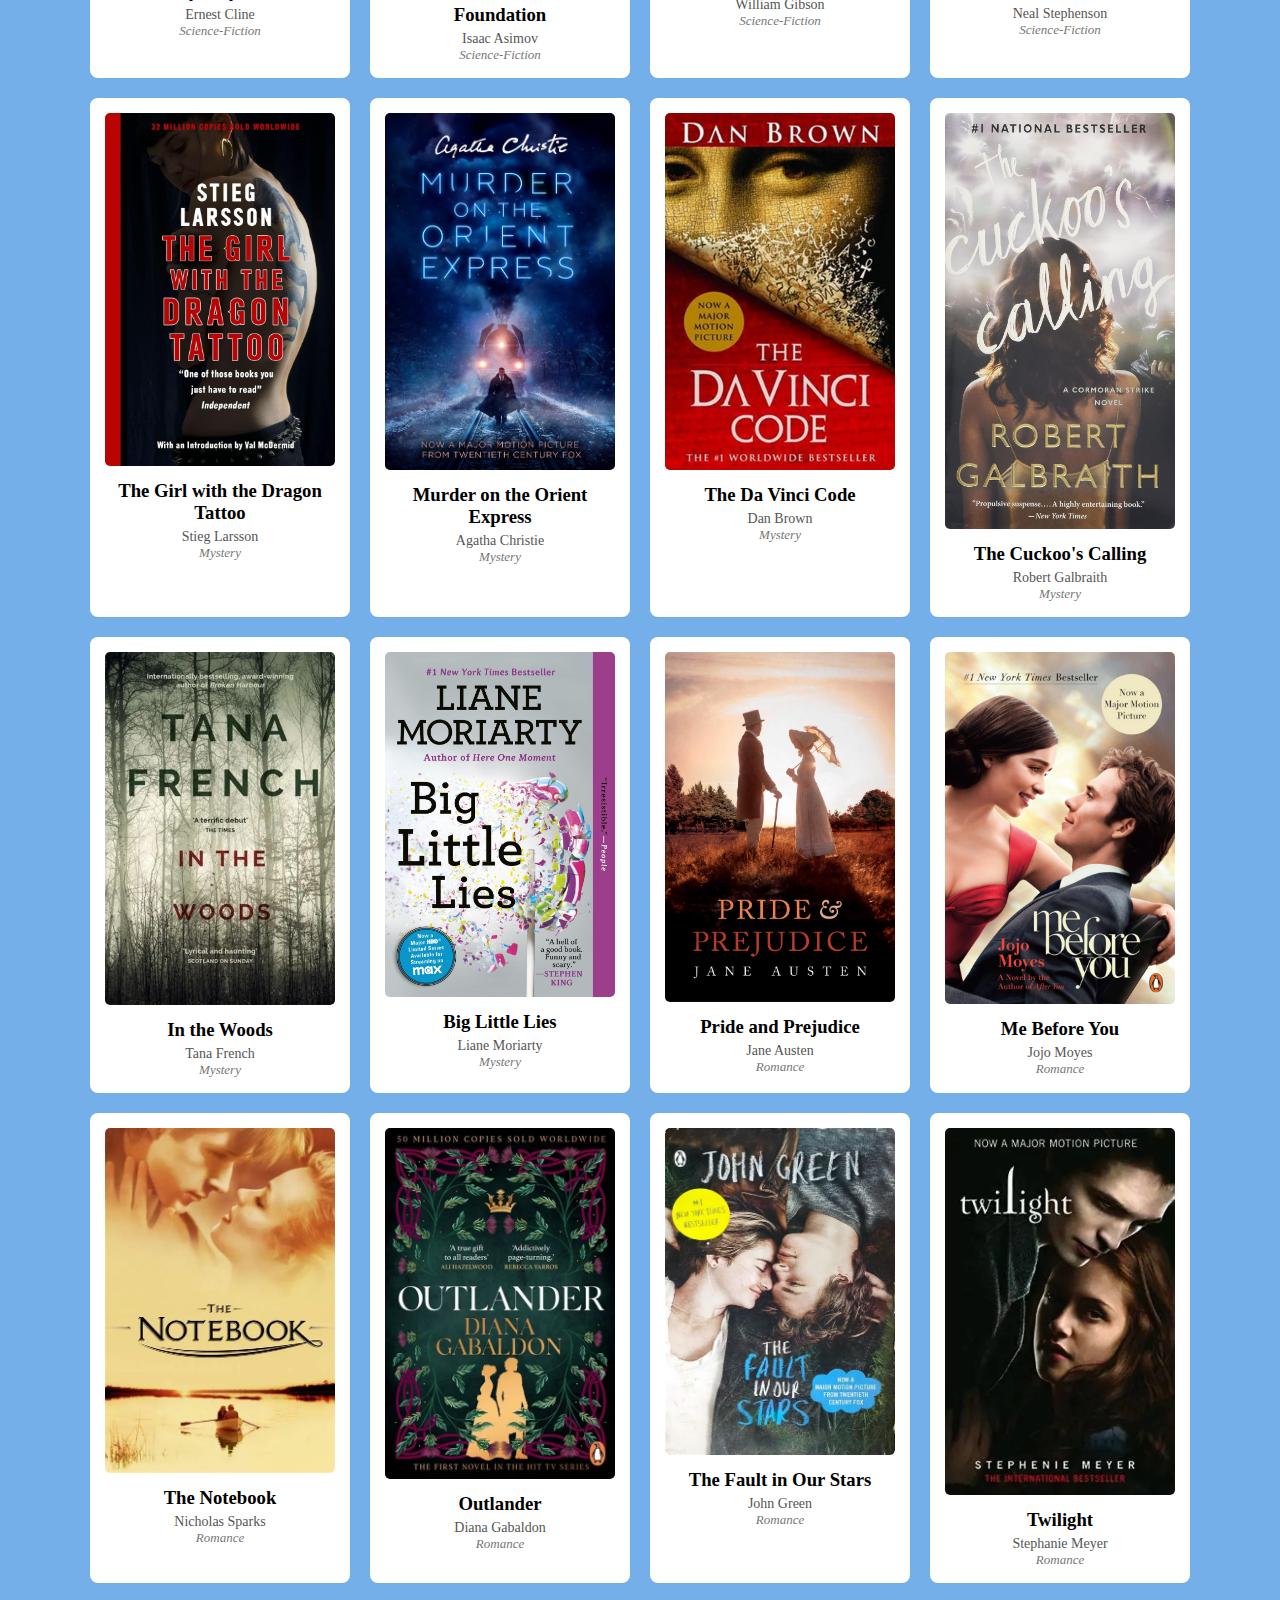
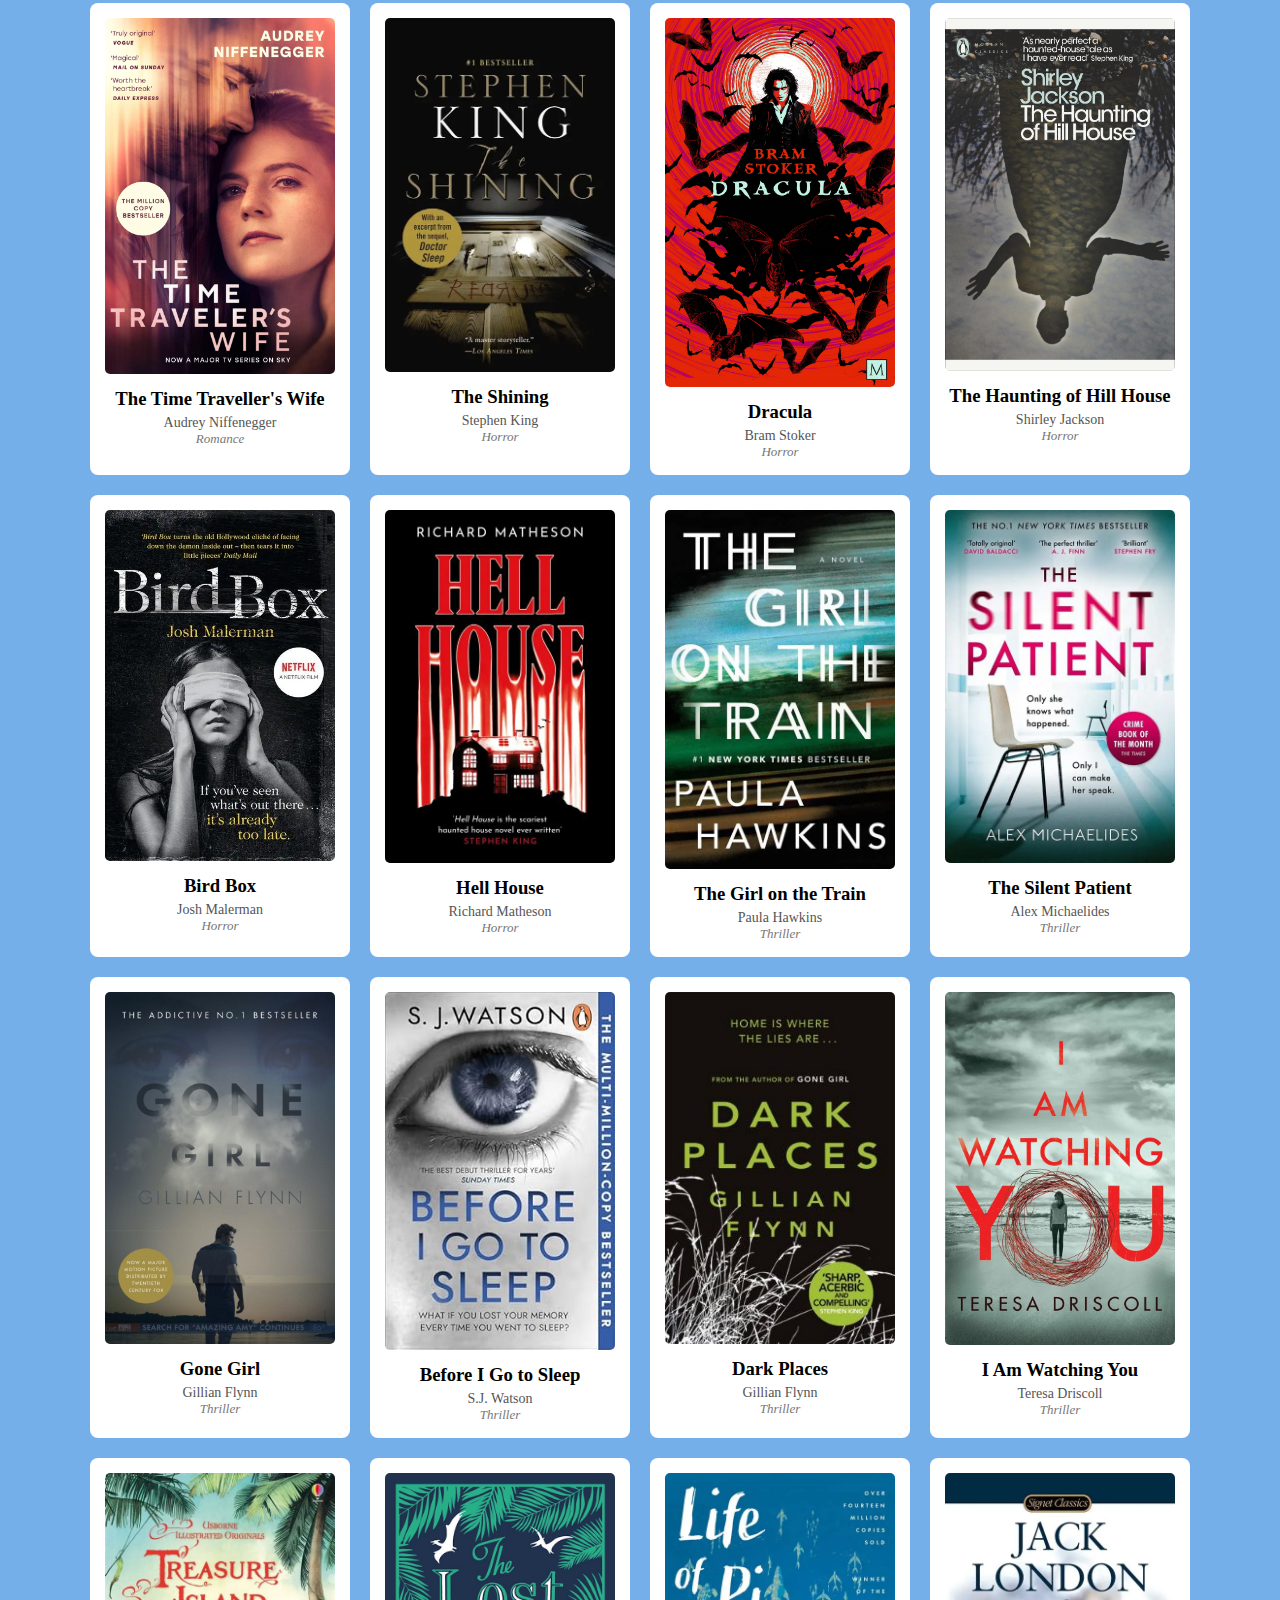
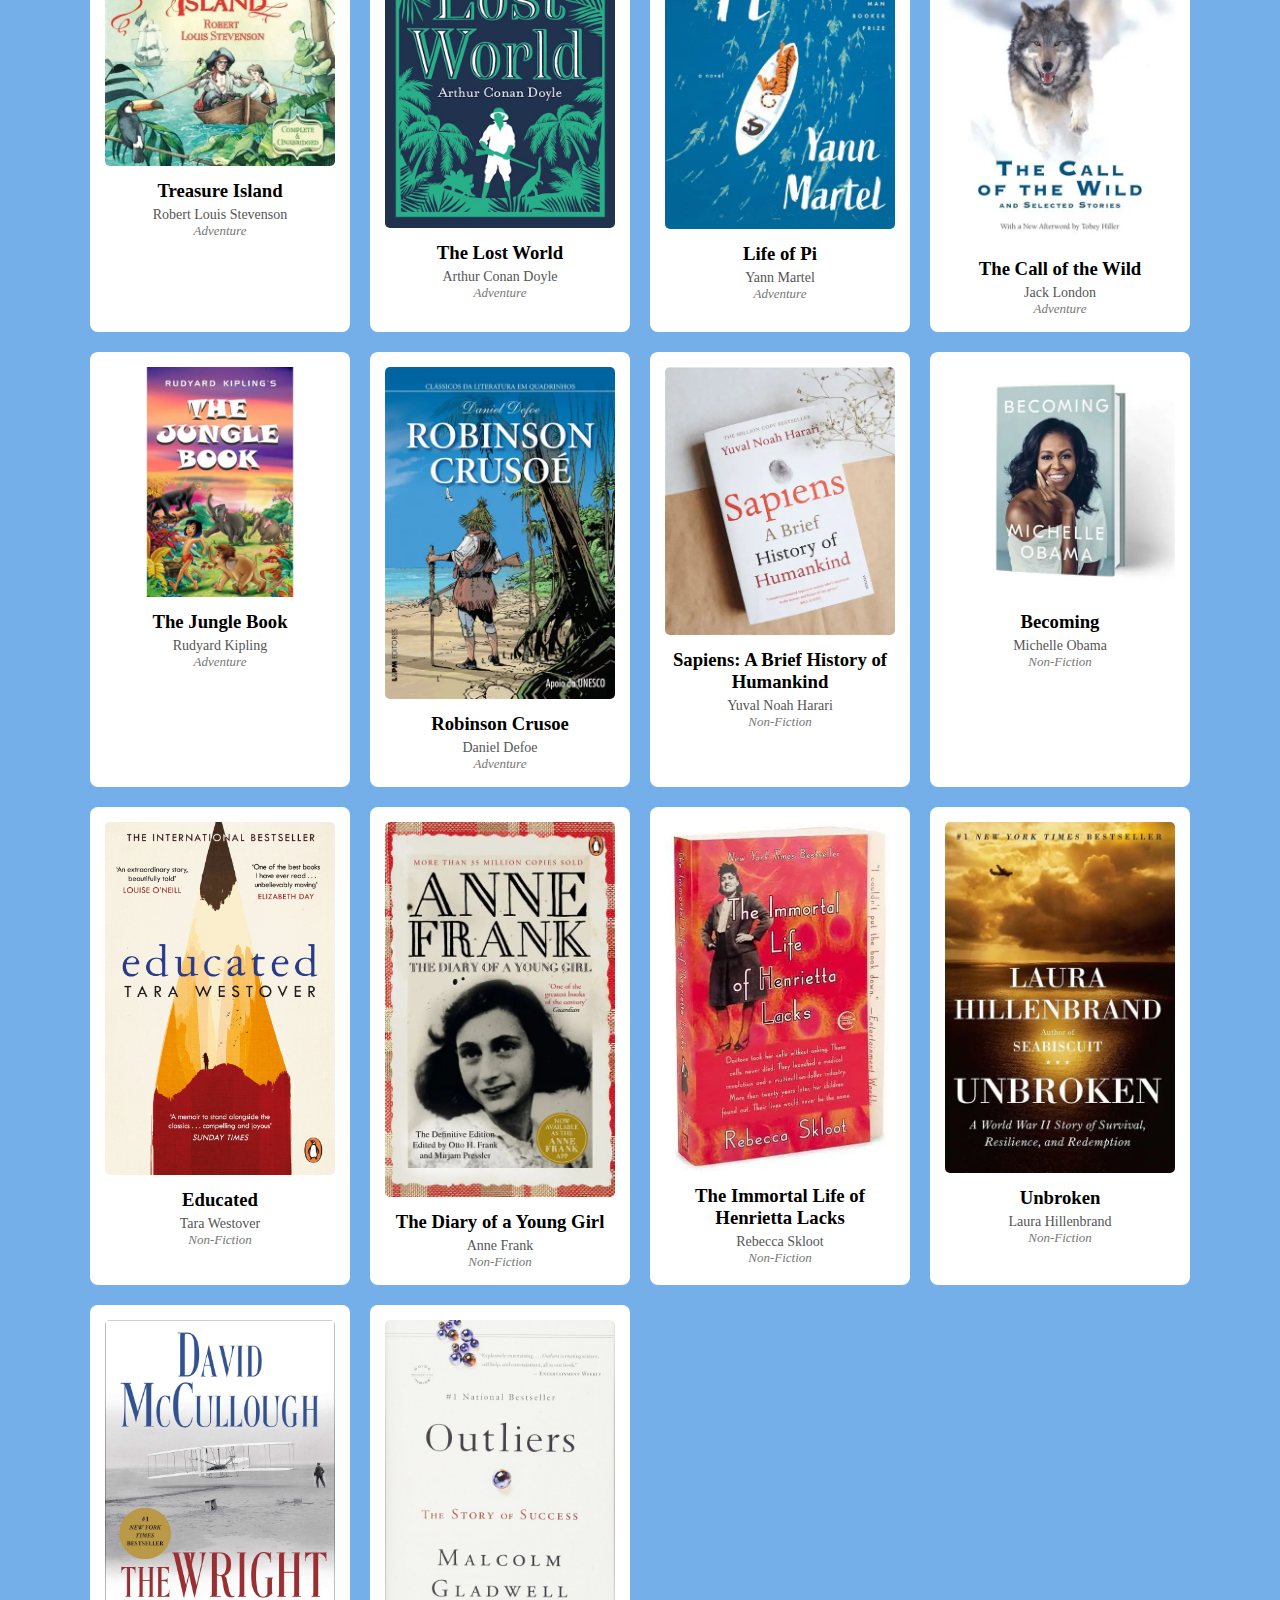
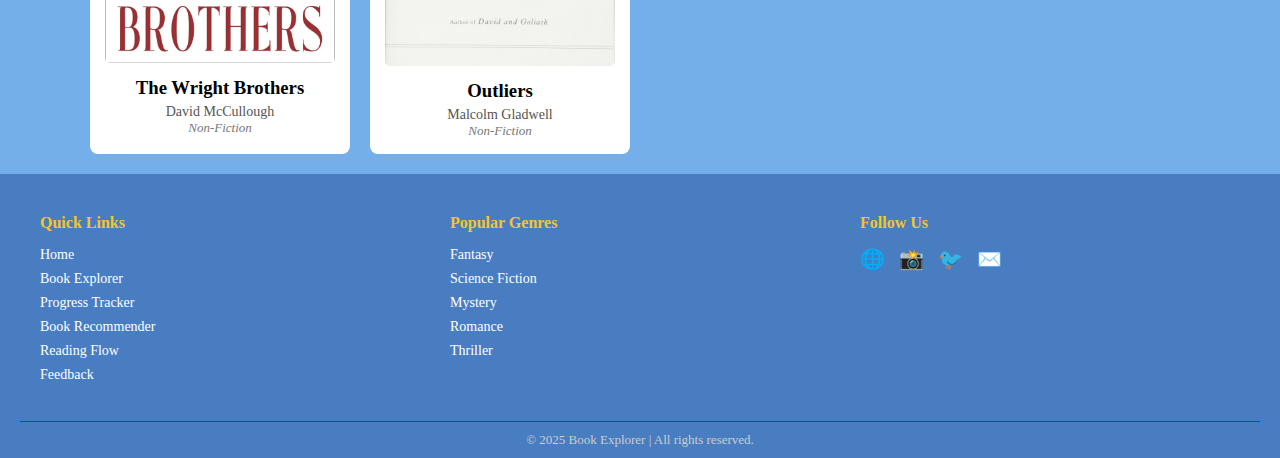
<file: book Explorer.html>
<!DOCTYPE html>
<html lang="en">
<head>
    <meta charset="UTF-8">
    <meta name="viewport" content="width=device-width, initial-scale=1.0">
    <link rel="stylesheet" href="Styles/book explorer.css">
    <title>Document</title>
</head>
<body>
    <!--navbar-->
    <nav class="navbar">
        <div class="logo">
            <img src="Images/logo.jpg" alt="logo">
        </div>

        <div class="nav-links" id="navLinks">
                <a href="index.html">Home</a>
                <a href="book Explorer.html">Explore Books</a>
                <a href="progress Tracker.html">Progress Tracker</a>
                <a href="book Recommender.html">Book Recommender</a>
                <a href="reading Flow.html">Reading Flow</a>
                <a href="feedback.html">Feedback</a>
        </div>

        <div class="hamburger" id="hamburger">
            <span></span>
            <span></span>
            <span></span>
            
        </div>
    </nav>

       <!-- HEADER -->
    <header>
        <h1> Book Explorer</h1>

        <!-- Search -->
        <input 
            type="text" 
            id="searchInput" 
            placeholder="Search by title, author, or genre..."
        >

        <!-- Genre dropdown -->
        <select id="genreFilter">
            <option value="all">All Genres</option>
            <option value="Fantasy">Fantasy</option>
            <option value="Science-Fiction">Science-Fiction</option>
            <option value="Mystery">Mystery</option>
            <option value="Romance">Romance</option>
            <option value="Horror">Horror</option>
            <option value="Thriller">Thriller</option>
            <option value="Adventure">Adventure</option>
            <option value="Non-Fiction">Non-Fiction</option>
        </select>
    </header>

    <main>
        <div id="bookContainer" class="book-container"></div>

        <!-- No results message -->
        <p id="noResults"> No results found</p>
    </main>

    <!-- MODAL  -->
    <div id="bookModal" class="modal">
        <div class="modal-content">
            <span class="close-btn">&times;</span>

            <h2 id="modalTitle"></h2>
            <p id="modalSynopsis"></p>

            <h3>Sequels / Prequels</h3>
            <ul id="modalSeries"></ul>

            <h3>Ratings & Reviews</h3>
            <table>
                <thead>
                    <tr>
                        <th>Reviewer</th>
                        <th>Rating</th>
                        <th>Comment</th>
                    </tr>
                </thead>
                <tbody id="modalReviews"></tbody>
            </table>
        </div>
    </div>

    <footer class="site-footer">
        <div class="footer-container">

        <!-- Quick Links -->
        <div class="footer-section">
            <h4>Quick Links</h4>
            <ul>
                    <li><a href="index.html">Home</a></li>
                    <li><a href="book Explorer.html">Book Explorer</a></li>
                    <li><a href="progress Tracker.html">Progress Tracker</a></li>
                    <li><a href="book Recommender.html">Book Recommender</a></li>
                    <li><a href="reading Flow.html">Reading Flow</a></li>
                    <li><a href="feedback.html">Feedback</a></li>
            </ul>
        </div>

        <!-- Genres -->
        <div class="footer-section">
            <h4>Popular Genres</h4>
            <ul>
                <li>Fantasy</li>
                <li>Science Fiction</li>
                <li>Mystery</li>
                <li>Romance</li>
                <li>Thriller</li>
            </ul>
        </div>

        <!-- Social Media -->
        <div class="footer-section">
            <h4>Follow Us</h4>
            <div class="social-links">
                <a href="#" aria-label="Facebook">🌐</a>
                <a href="#" aria-label="Instagram">📸</a>
                <a href="#" aria-label="Twitter">🐦</a>
                <a href="#" aria-label="Email">✉️</a>
            </div>
        </div>

    </div>

    <!-- Bottom Footer -->
    <div class="footer-bottom">
        <p>© 2025 Book Explorer | All rights reserved.</p>
    </div>
</footer>

<script src="Java/book Explorer.js"></script>
</body>
</html>
</file>
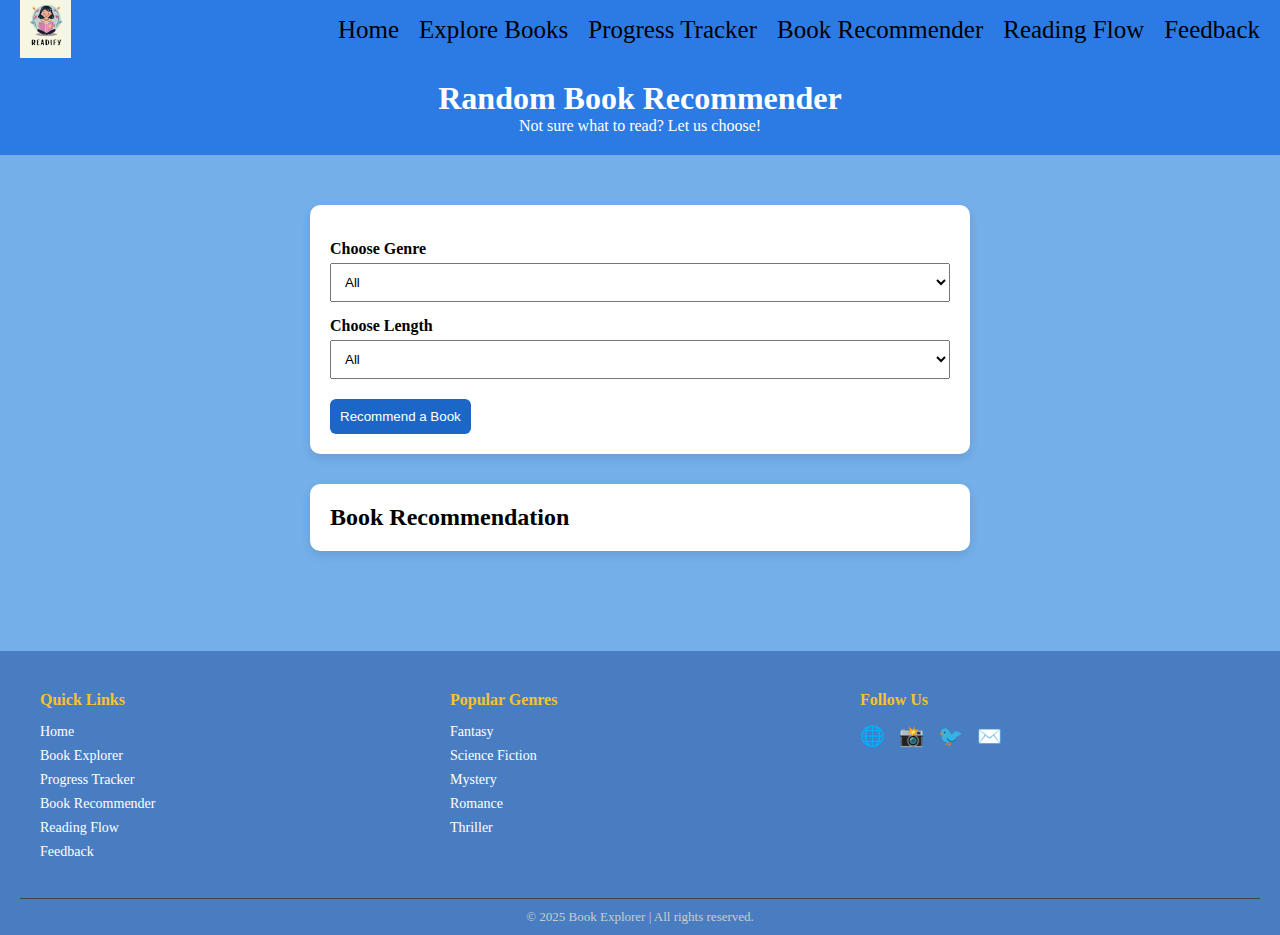
<file: book Recommender.html>
<!DOCTYPE html>
<html lang="en">
<head>
    <meta charset="UTF-8">
    <meta name="viewport" content="width=device-width, initial-scale=1.0">
    <title>Document</title>
    <link rel="stylesheet" href="Styles/book Recommender.css">
</head>
<body>

    <!--navbar-->
    <nav class="navbar">
        <div class="logo">
            <img src="Images/logo.jpg" alt="logo">
        </div>

        <div class="nav-links" id="navLinks">
                <a href="index.html">Home</a>
                <a href="book Explorer.html">Explore Books</a>
                <a href="progress Tracker.html">Progress Tracker</a>
                <a href="book Recommender.html">Book Recommender</a>
                <a href="reading Flow.html">Reading Flow</a>
                <a href="feedback.html">Feedback</a>
        </div>

        <div class="hamburger" id="hamburger">
            <span></span>
            <span></span>
            <span></span>        
        </div>
    </nav>

    <header>
        <h1>Random Book Recommender</h1>
        <p>Not sure what to read? Let us choose!</p>
    </header>

    <main>

        <!-- Selection Form -->
        <section class="controls">
            <label>Choose Genre</label>
            <select id="genreSelect">
                <option value="all">All</option>
                <option value="Fantasy">Fantasy</option>
                <option value="Science-Fiction">Science-Fiction</option>
                <option value="Mystery">Mystery</option>
                <option value="Romance">Romance</option>
                <option value="Horror">Horror</option>
                <option value="Thriller">Thriller</option>
            </select>

            <label>Choose Length</label>
            <select id="lengthSelect">
                <option value="all">All</option>
                <option value="short">Short (&lt; 300 pages)</option>
                <option value="medium">Medium (300-500 pages)</option>
                <option value="long">Long (&gt; 500 pages)</option>
            </select>

            <button id="pickBtn">Recommend a Book</button>
        </section>

        <!-- Result -->
        <section class="result">
            <h2>Book Recommendation</h2>

            <div id="bookCard" class="hidden">
                <h3 id="bookTitle"></h3>
                <p id="bookAuthor"></p>
                <p id="bookInfo"></p>

                <button id="saveBtn">Save to Reading List</button>
                <button id="againBtn">Pick Again</button>
            </div>

            <p id="savedMsg">✅ Saved to your reading list!</p>
        </section>

    </main>

    <footer class="site-footer">
        <div class="footer-container">

            <!-- Quick Links -->
            <div class="footer-section">
                <h4>Quick Links</h4>
                <ul>
                    <li><a href="index.html">Home</a></li>
                    <li><a href="book Explorer.html">Book Explorer</a></li>
                    <li><a href="progress Tracker.html">Progress Tracker</a></li>
                    <li><a href="book Recommender.html">Book Recommender</a></li>
                    <li><a href="reading Flow.html">Reading Flow</a></li>
                    <li><a href="feedback.html">Feedback</a></li>
                </ul>
            </div>

            <!-- Genres -->
            <div class="footer-section">
                <h4>Popular Genres</h4>
                <ul>
                    <li>Fantasy</li>
                    <li>Science Fiction</li>
                    <li>Mystery</li>
                    <li>Romance</li>
                    <li>Thriller</li>
                </ul>
            </div>

            <!-- Social Media -->
            <div class="footer-section">
                <h4>Follow Us</h4>
                <div class="social-links">
                    <a href="#" aria-label="Facebook">🌐</a>
                    <a href="#" aria-label="Instagram">📸</a>
                    <a href="#" aria-label="Twitter">🐦</a>
                    <a href="#" aria-label="Email">✉️</a>
                </div>
            </div>

        </div>

        <!-- Bottom Footer -->
        <div class="footer-bottom">
            <p>© 2025 Book Explorer | All rights reserved.</p>
        </div>
    </footer>
    <script src="Java/book Recommender.js"></script>
</body>
</html>
</file>
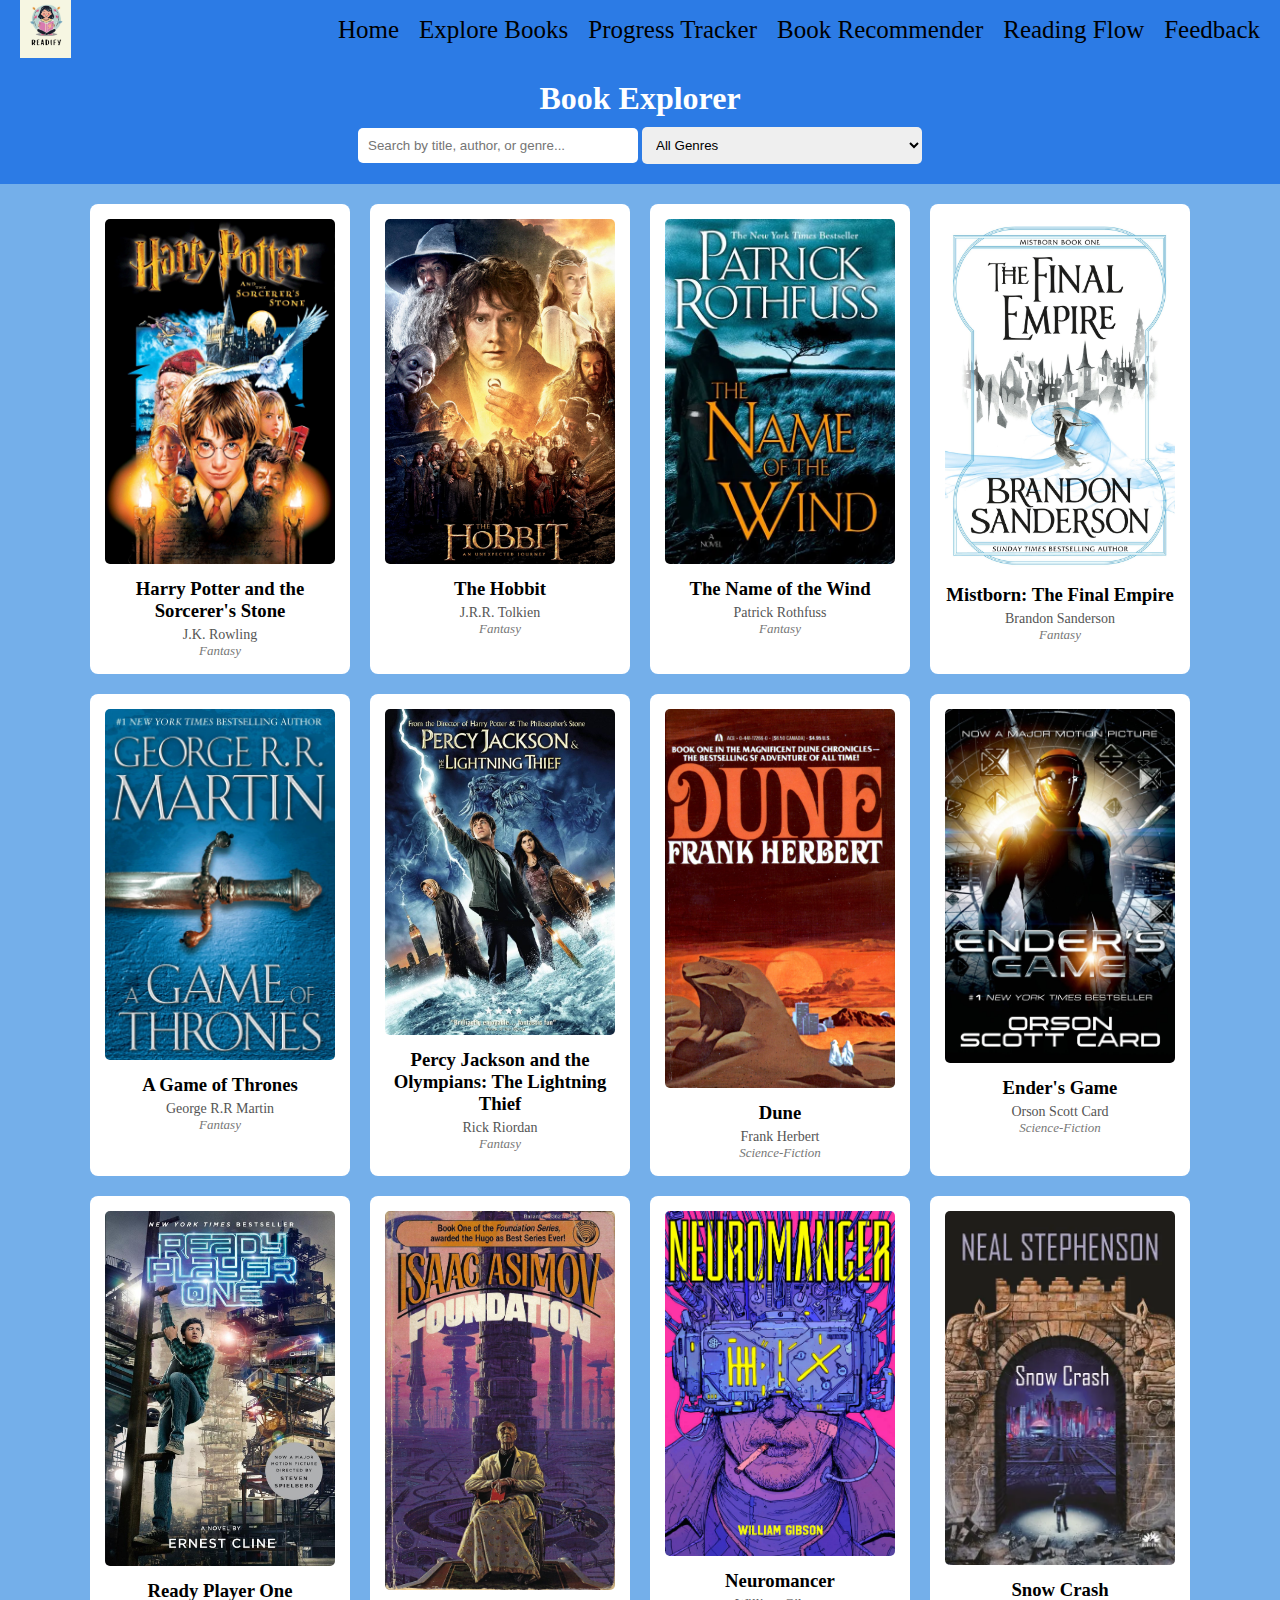
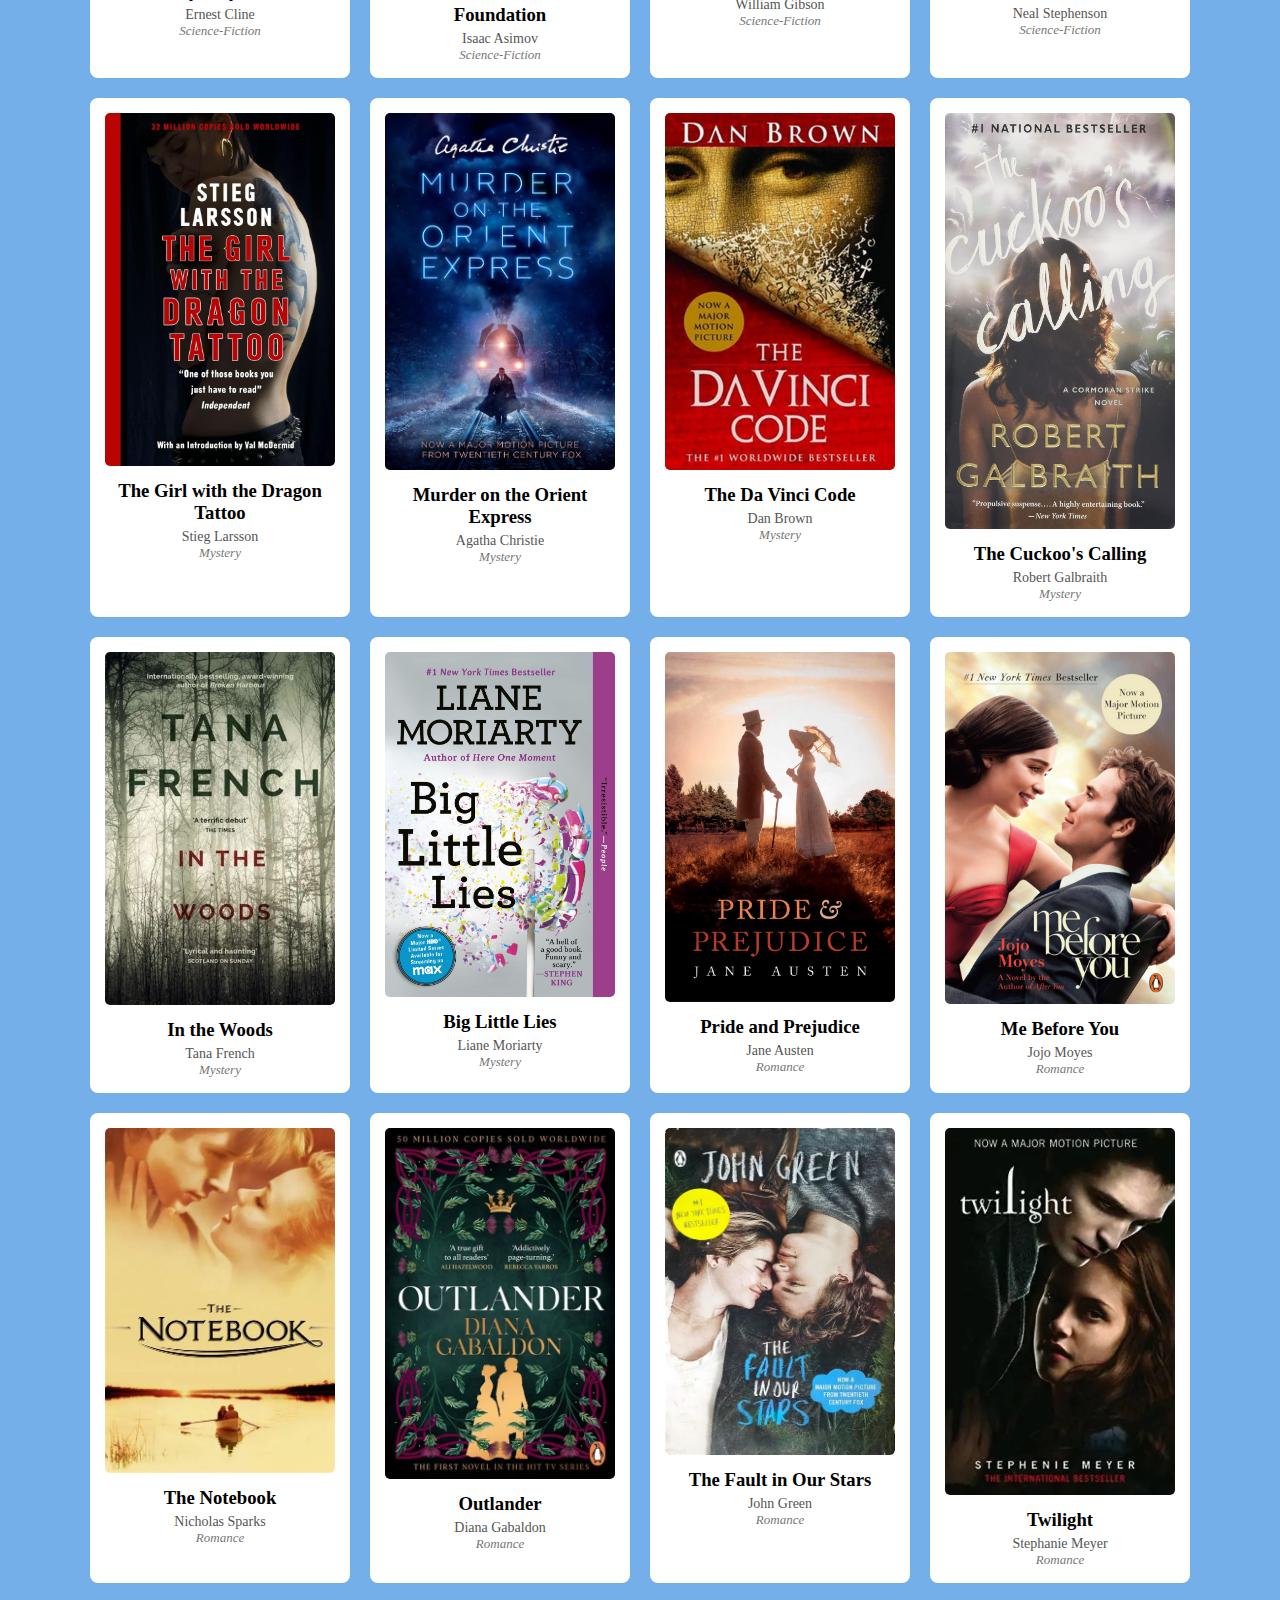
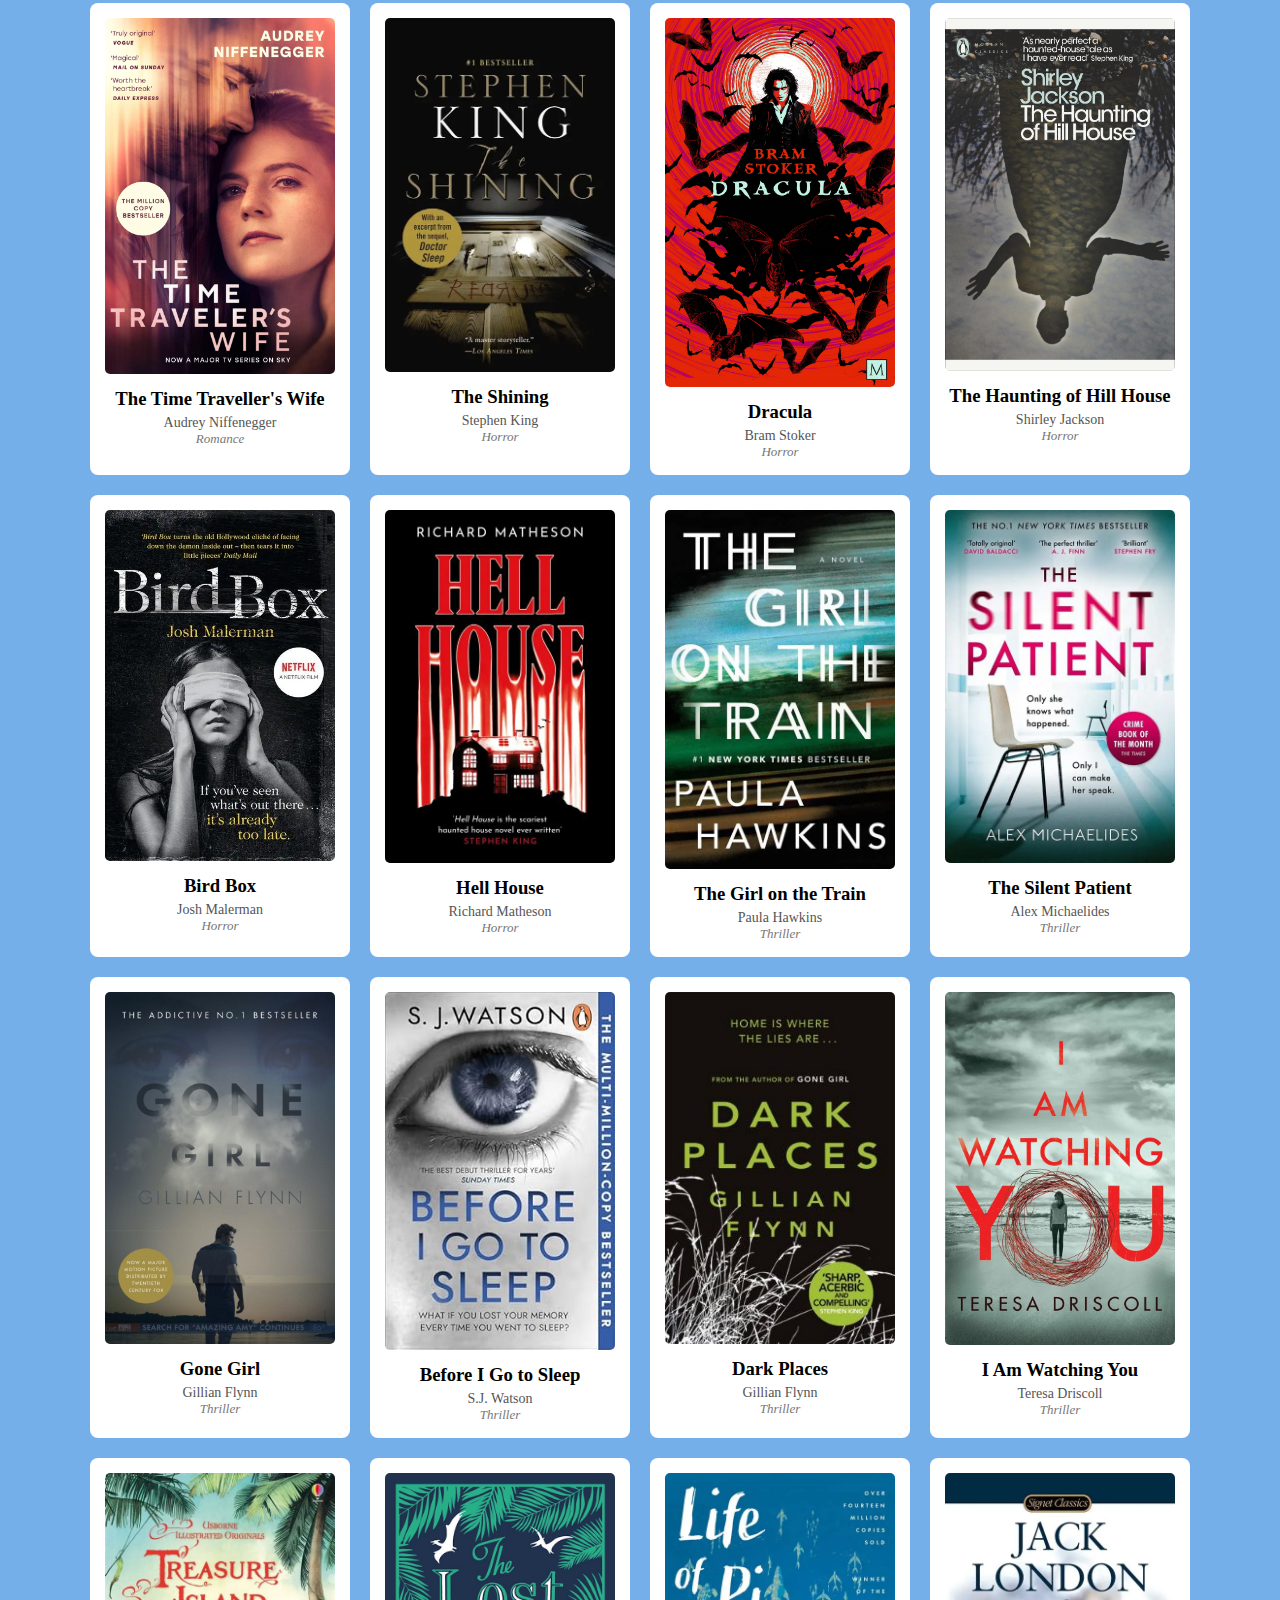
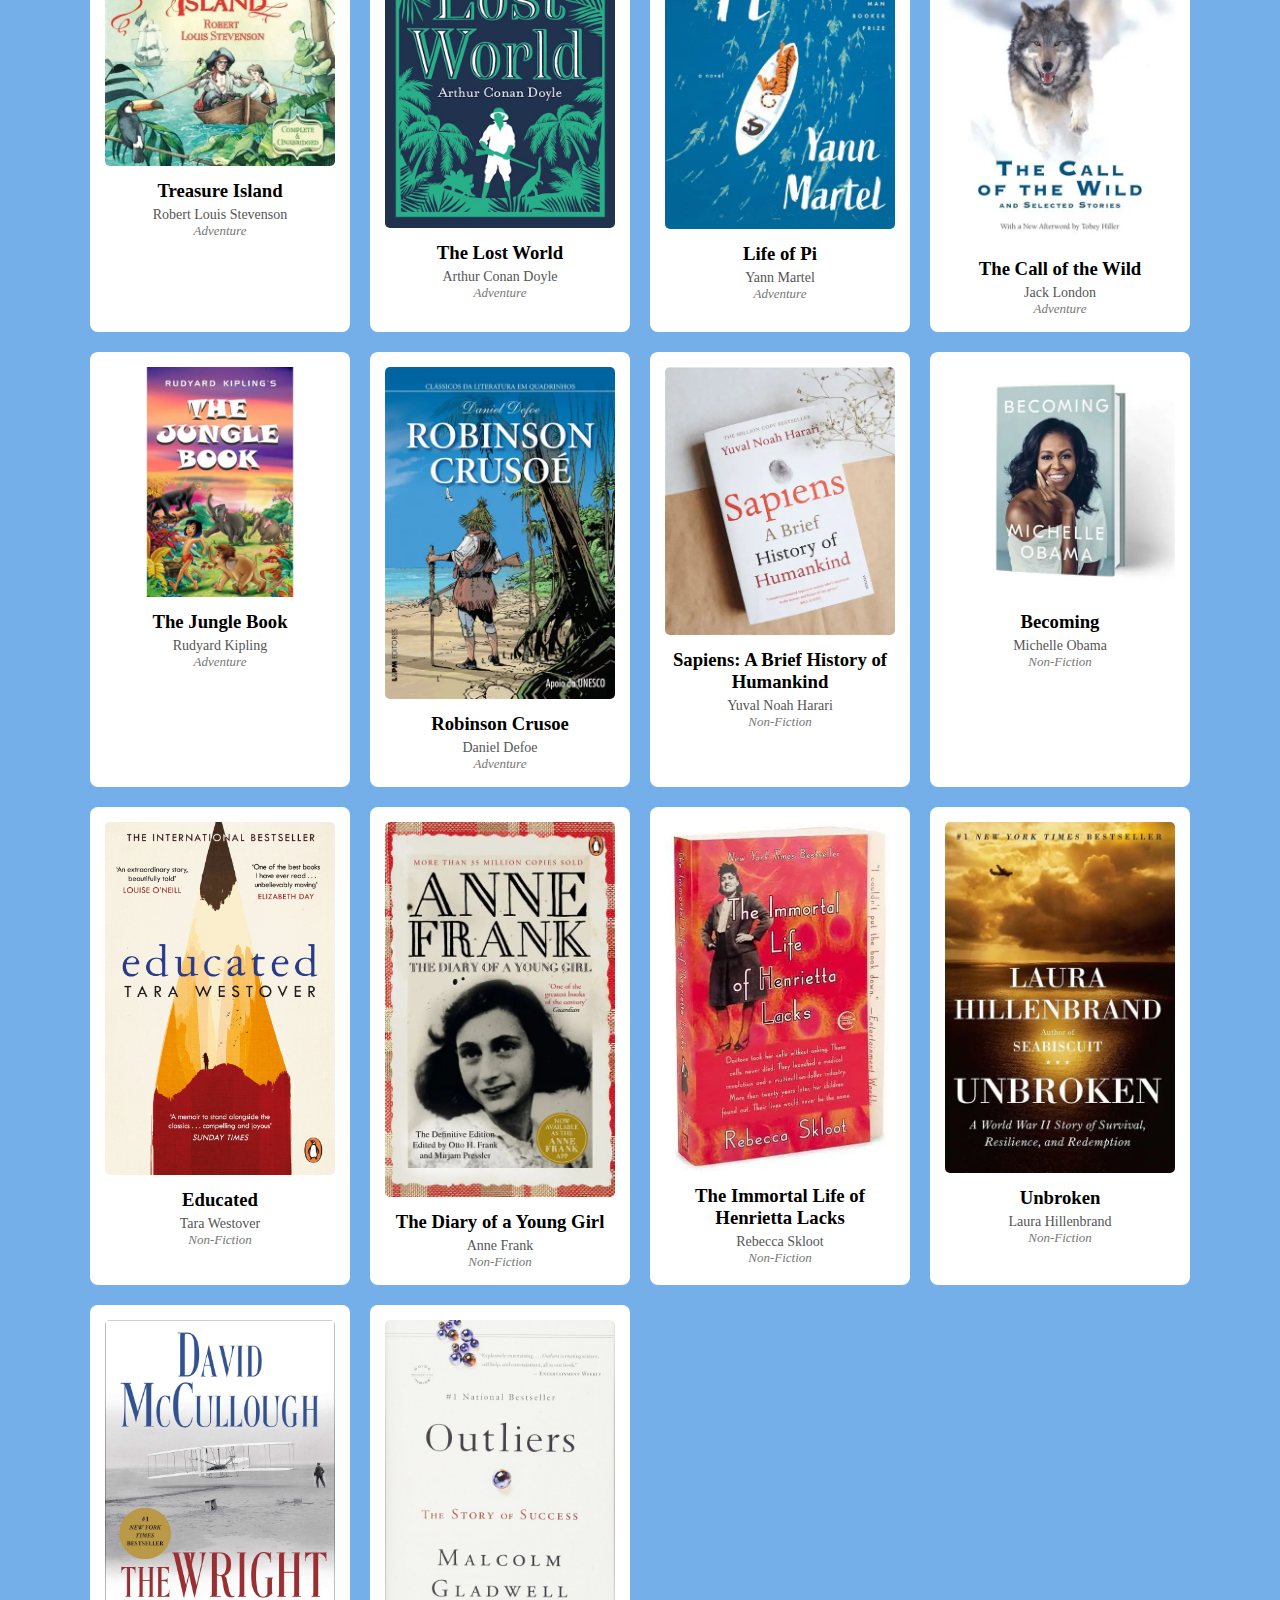
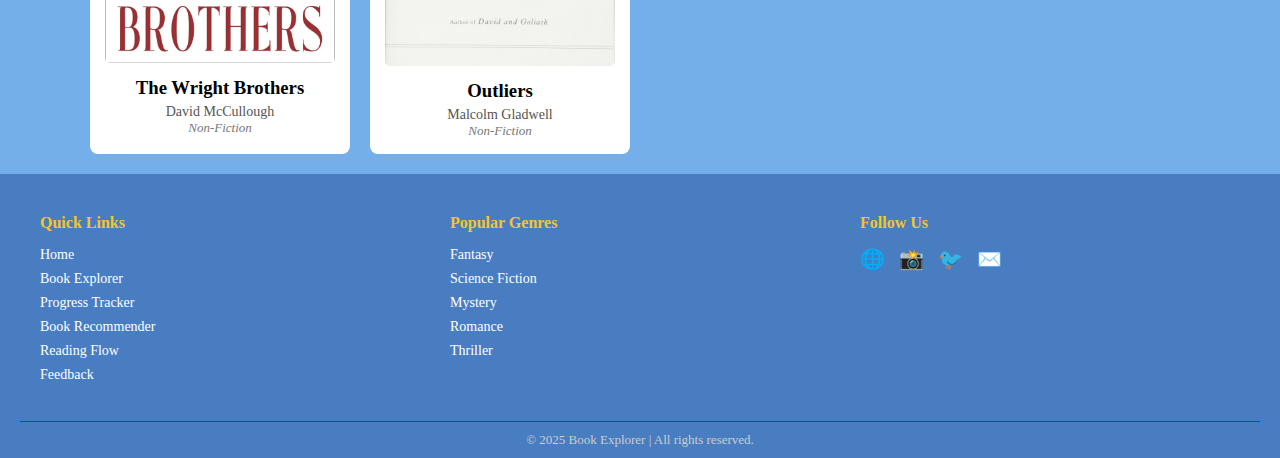
<file: book-explorer.html>
<!DOCTYPE html>
<html lang="en">
<head>
    <meta charset="UTF-8">
    <meta name="viewport" content="width=device-width, initial-scale=1.0">
    <link rel="stylesheet" href="Styles/book-explorer.css">
    <title>Document</title>
</head>
<body>
    <!--navbar-->
    <nav class="navbar">
        <div class="logo">
            <img src="Images/logo.jpg" alt="logo">
        </div>

        <div class="nav-links" id="navLinks">
                <a href="index.html">Home</a>
                <a href="book-explorer.html">Explore Books</a>
                <a href="progress-tracker.html">Progress Tracker</a>
                <a href="book-recommender.html">Book Recommender</a>
                <a href="reading-flow.html">Reading Flow</a>
                <a href="feedback.html">Feedback</a>
            </div>

        <div class="hamburger" id="hamburger">
            <span></span>
            <span></span>
            <span></span>
            
        </div>
    </nav>

       <!-- HEADER -->
    <header>
        <h1> Book Explorer</h1>

        <!-- Search -->
        <input 
            type="text" 
            id="searchInput" 
            placeholder="Search by title, author, or genre..."
        >

        <!-- Genre dropdown -->
        <select id="genreFilter">
            <option value="all">All Genres</option>
            <option value="Fantasy">Fantasy</option>
            <option value="Science-Fiction">Science-Fiction</option>
            <option value="Mystery">Mystery</option>
            <option value="Romance">Romance</option>
            <option value="Horror">Horror</option>
            <option value="Thriller">Thriller</option>
            <option value="Adventure">Adventure</option>
            <option value="Non-Fiction">Non-Fiction</option>
        </select>
    </header>

    <main>
        <div id="bookContainer" class="book-container"></div>

        <!-- No results message -->
        <p id="noResults"> No results found</p>
    </main>

    <!-- MODAL  -->
    <div id="bookModal" class="modal">
        <div class="modal-content">
            <span class="close-btn">&times;</span>

            <h2 id="modalTitle"></h2>
            <p id="modalSynopsis"></p>

            <h3>Sequels / Prequels</h3>
            <ul id="modalSeries"></ul>

            <h3>Ratings & Reviews</h3>
            <table>
                <thead>
                    <tr>
                        <th>Reviewer</th>
                        <th>Rating</th>
                        <th>Comment</th>
                    </tr>
                </thead>
                <tbody id="modalReviews"></tbody>
            </table>
        </div>
    </div>

    <footer class="site-footer">
        <div class="footer-container">

        <!-- Quick Links -->
        <div class="footer-section">
            <h4>Quick Links</h4>
            <ul>
                    <li><a href="index.html">Home</a></li>
                    <li><a href="book-explorer.html">Book Explorer</a></li>
                    <li><a href="progress-tracker.html">Progress Tracker</a></li>
                    <li><a href="book-recommender.html">Book Recommender</a></li>
                    <li><a href="reading-flow.html">Reading Flow</a></li>
                    <li><a href="feedback.html">Feedback</a></li>
            </ul>
        </div>

        <!-- Genres -->
        <div class="footer-section">
            <h4>Popular Genres</h4>
            <ul>
                <li>Fantasy</li>
                <li>Science Fiction</li>
                <li>Mystery</li>
                <li>Romance</li>
                <li>Thriller</li>
            </ul>
        </div>

        <!-- Social Media -->
        <div class="footer-section">
            <h4>Follow Us</h4>
            <div class="social-links">
                <a href="#" aria-label="Facebook">🌐</a>
                <a href="#" aria-label="Instagram">📸</a>
                <a href="#" aria-label="Twitter">🐦</a>
                <a href="#" aria-label="Email">✉️</a>
            </div>
        </div>

    </div>

    <!-- Bottom Footer -->
    <div class="footer-bottom">
        <p>© 2025 Book Explorer | All rights reserved.</p>
    </div>
</footer>

<script src="Java/book-explorer.js"></script>
</body>
</html>
</file>
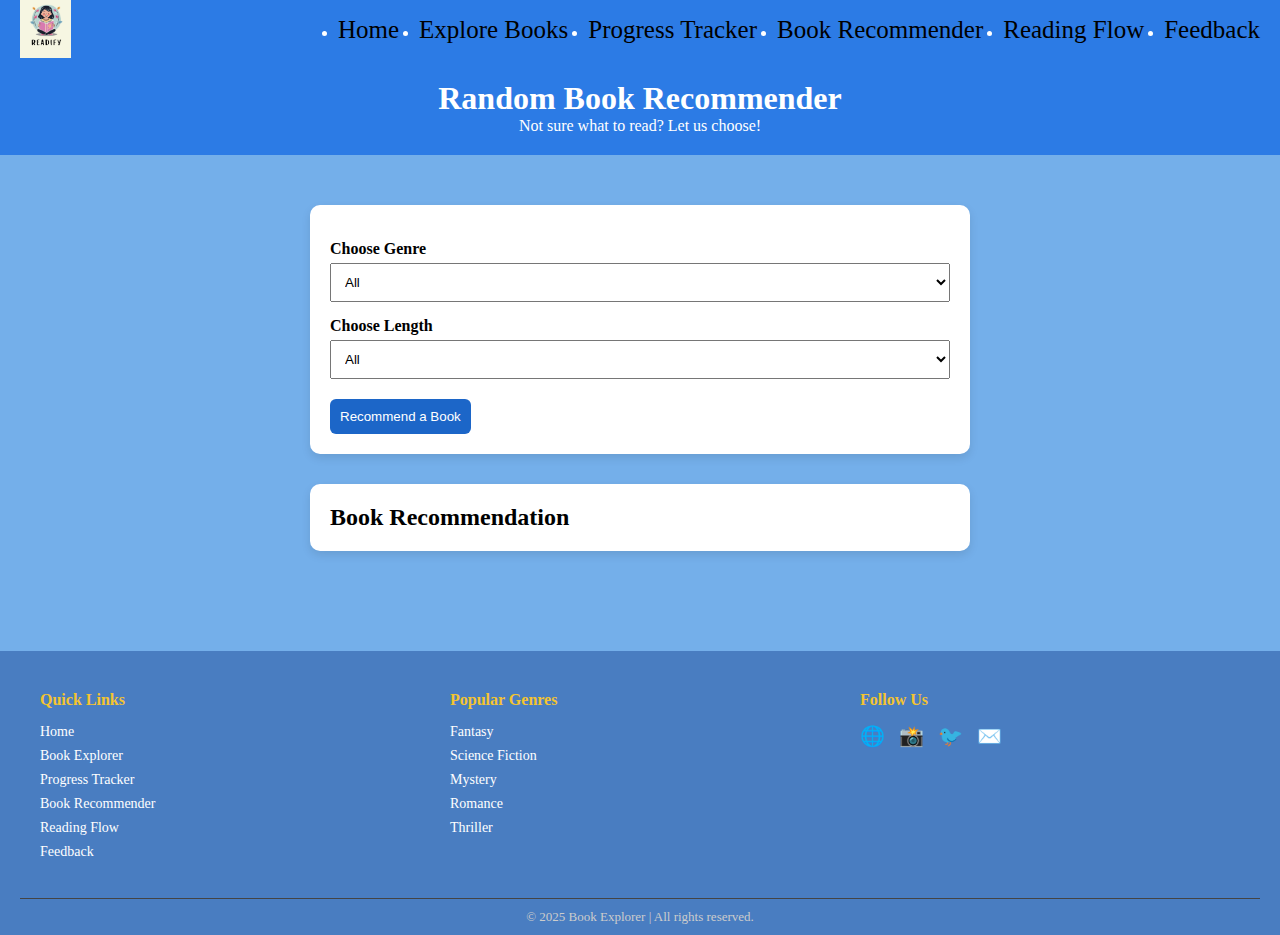
<file: book-recommender.html>
<!DOCTYPE html>
<html lang="en">
<head>
    <meta charset="UTF-8">
    <meta name="viewport" content="width=device-width, initial-scale=1.0">
    <link rel="stylesheet" href="Styles/book-recommender.css">
    <link rel="icon" type="image/jpg" href="Images/favicon.jpg">
    <title>Book Recommender</title>
</head>
<body>

    <!--navbar-->
    <nav class="navbar">
        <div class="logo">
            <img src="Images/logo.jpg" alt="logo">
        </div>

        <ul class="nav-links" id="navLinks">
            <li><a href="index.html">Home</a></li>
            <li><a href="book-explorer.html">Explore Books</a></li>
            <li><a href="progress-tracker.html">Progress Tracker</a></li>
            <li><a href="book-recommender.html">Book Recommender</a></li>
            <li><a href="reading-flow.html">Reading Flow</a></li>
            <li><a href="feedback.html">Feedback</a></li>
        </ul>

        <div class="hamburger" id="hamburger">
            <span></span>
            <span></span>
            <span></span>
            
        </div>

    </nav>

    <header>
        <h1>Random Book Recommender</h1>
        <p>Not sure what to read? Let us choose!</p>
    </header>

    <main>

        <!-- Selection Form -->
        <section class="controls">
            <label>Choose Genre</label>
            <select id="genreSelect">
                <option value="all">All</option>
                <option value="Fantasy">Fantasy</option>
                <option value="Science-Fiction">Science-Fiction</option>
                <option value="Mystery">Mystery</option>
                <option value="Romance">Romance</option>
                <option value="Horror">Horror</option>
                <option value="Thriller">Thriller</option>
            </select>

            <label>Choose Length</label>
            <select id="lengthSelect">
                <option value="all">All</option>
                <option value="short">Short (&lt; 300 pages)</option>
                <option value="medium">Medium (300-500 pages)</option>
                <option value="long">Long (&gt; 500 pages)</option>
            </select>

            <button id="pickBtn">Recommend a Book</button>
        </section>

        <!-- Result -->
        <section class="result">
            <h2>Book Recommendation</h2>

            <div id="bookCard" class="hidden">
                <h3 id="bookTitle"></h3>
                <p id="bookAuthor"></p>
                <p id="bookInfo"></p>

                <button id="saveBtn">Save to Reading List</button>
                <button id="againBtn">Pick Again</button>
            </div>

            <p id="savedMsg">✅ Saved to your reading list!</p>
        </section>

    </main>

    <footer class="site-footer">
        <div class="footer-container">

            <!-- Quick Links -->
            <div class="footer-section">
                <h4>Quick Links</h4>
                <ul>
                    <li><a href="index.html">Home</a></li>
                    <li><a href="book-explorer.html">Book Explorer</a></li>
                    <li><a href="progress-tracker.html">Progress Tracker</a></li>
                    <li><a href="book-recommender.html">Book Recommender</a></li>
                    <li><a href="reading-flow.html">Reading Flow</a></li>
                    <li><a href="feedback.html">Feedback</a></li>
                </ul>
            </div>

            <!-- Genres -->
            <div class="footer-section">
                <h4>Popular Genres</h4>
                <ul>
                    <li>Fantasy</li>
                    <li>Science Fiction</li>
                    <li>Mystery</li>
                    <li>Romance</li>
                    <li>Thriller</li>
                </ul>
            </div>

            <!-- Social Media -->
            <div class="footer-section">
                <h4>Follow Us</h4>
                <div class="social-links">
                    <a href="#" aria-label="Facebook">🌐</a>
                    <a href="#" aria-label="Instagram">📸</a>
                    <a href="#" aria-label="Twitter">🐦</a>
                    <a href="#" aria-label="Email">✉️</a>
                </div>
            </div>

        </div>

        <!-- Bottom Footer -->
        <div class="footer-bottom">
            <p>© 2025 Book Explorer | All rights reserved.</p>
        </div>
    </footer>
    <script src="Java/book-recommender.js"></script>
</body>
</html>
</file>
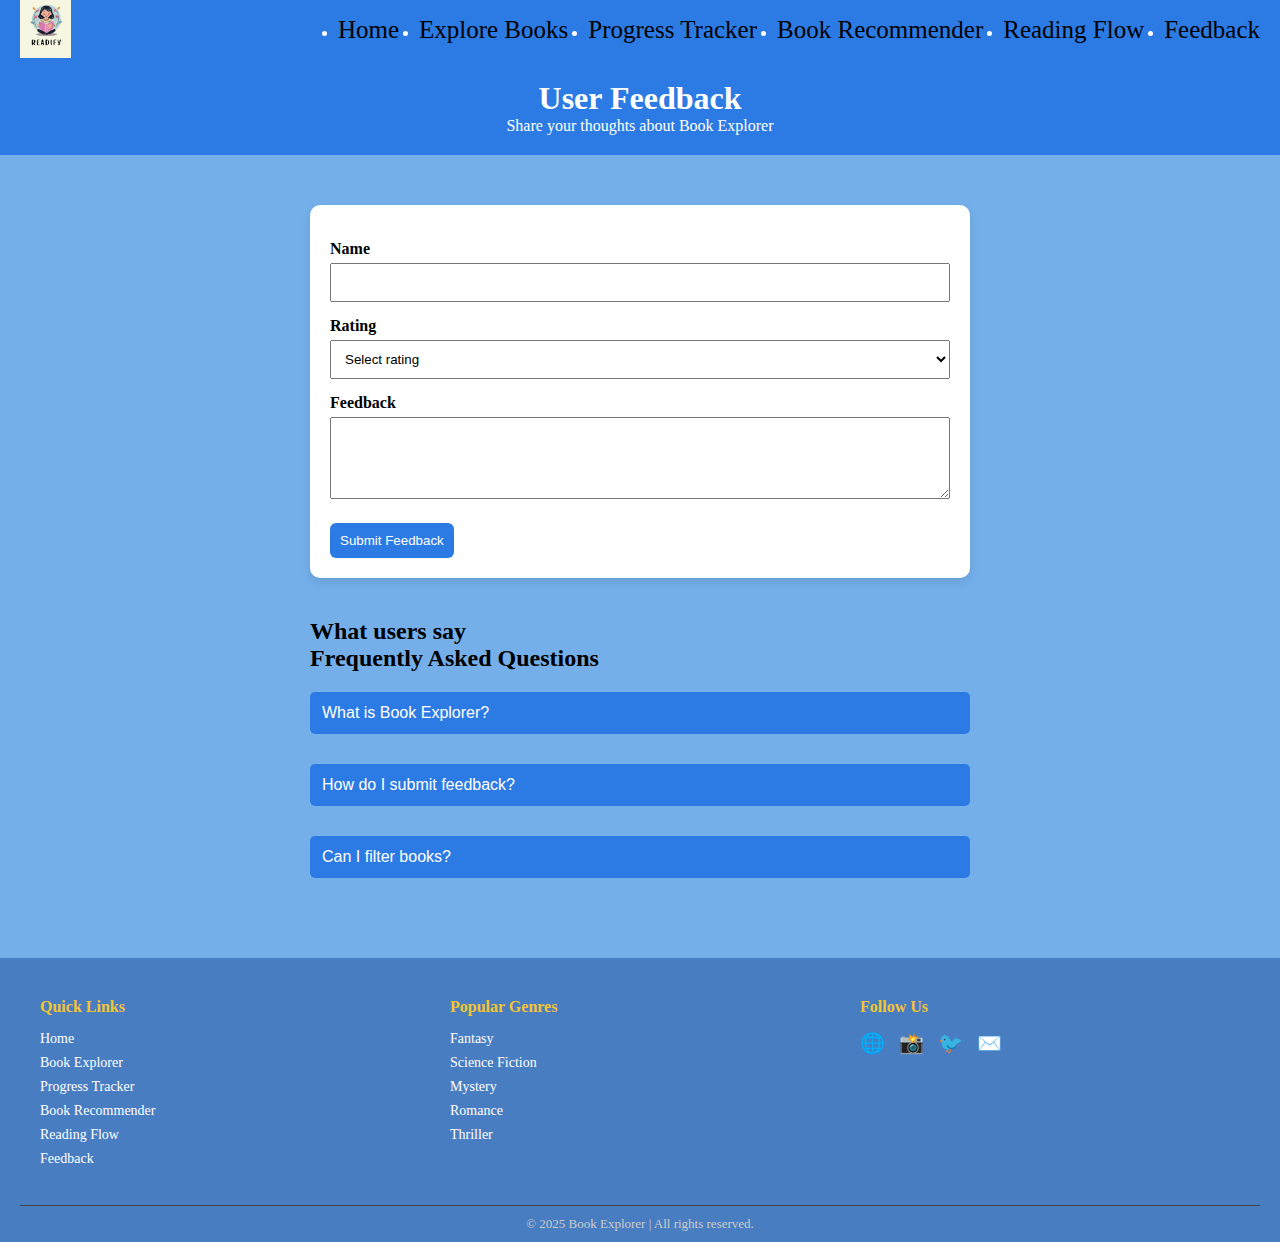
<file: feedback.html>
<!DOCTYPE html>
<html lang="en">
<head>
    <meta charset="UTF-8">
    <meta name="viewport" content="width=device-width, initial-scale=1.0">
    <link rel="stylesheet" href="Styles/feedback.css">
    <link rel="icon" type="image/jpg" href="Images/favicon.jpg">
    <title>Feedback</title>
</head>
<body>
    <!--navbar-->
    <nav class="navbar">
        <div class="logo">
            <img src="Images/logo.jpg" alt="logo">
        </div>

        <ul class="nav-links" id="navLinks">
            <li><a href="index.html">Home</a></li>
            <li><a href="book-explorer.html">Explore Books</a></li>
            <li><a href="progress-tracker.html">Progress Tracker</a></li>
            <li><a href="book-recommender.html">Book Recommender</a></li>
            <li><a href="reading-flow.html">Reading Flow</a></li>
            <li><a href="feedback.html">Feedback</a></li>
        </ul>

        <div class="hamburger" id="hamburger">
            <span></span>
            <span></span>
            <span></span>
            
        </div>

    </nav>

    <header>
    <h1>User Feedback</h1>
    <p>Share your thoughts about Book Explorer</p>
    </header>

    <main>

        <!-- Feedback Form -->
        <form id="feedbackForm">

            <label for="name">Name</label>
            <input type="text" id="name" required>

            <label for="rating">Rating</label>
            <select id="rating" required>
                <option value="">Select rating</option>
                <option value="5">★★★★★ Excellent</option>
                <option value="4">★★★★ Very Good</option>
                <option value="3">★★★ Good</option>
                <option value="2">★★ Fair</option>
                <option value="1">★ Poor</option>
            </select>

            <label for="message">Feedback</label>
            <textarea id="message" rows="4" required></textarea>

            <button type="submit">Submit Feedback</button>

            <!-- ✅ SUCCESS MESSAGE (VERY IMPORTANT) -->
            <p id="successMsg">✅ Thank you! Your feedback has been submitted.</p>
        </form>

        <!-- Feedback Display -->
        <section id="feedbackList">
            <h2>What users say</h2>
            <div id="feedbackContainer"></div>
        </section>

        <section id="faqSection">
            <h2>Frequently Asked Questions</h2>

            <div class="faq-item">
                <button class="faq-question">What is Book Explorer?</button>
                <div class="faq-answer">
                    <p>Book Explorer is a website that lets you browse, search, and review books by genre, title, or author.</p>
                </div>
            </div>

            <div class="faq-item">
                <button class="faq-question">How do I submit feedback?</button>
                <div class="faq-answer">
                    <p>Fill in your name, rating, and message in the feedback form, then click Submit. Your feedback will appear below.</p>
                </div>
            </div>

            <div class="faq-item">
                <button class="faq-question">Can I filter books?</button>
                <div class="faq-answer">
                    <p>Yes! Use the search bar or genre dropdown in the Book Explorer page to filter books dynamically.</p>
                </div>
            </div>
        </section>

    </main>

    <footer class="site-footer">
        <div class="footer-container">

        <!-- Quick Links -->
        <div class="footer-section">
            <h4>Quick Links</h4>
            <ul>
                    <li><a href="index.html">Home</a></li>
                    <li><a href="book-explorer.html">Book Explorer</a></li>
                    <li><a href="progress-tracker.html">Progress Tracker</a></li>
                    <li><a href="book-recommender.html">Book Recommender</a></li>
                    <li><a href="reading-flow.html">Reading Flow</a></li>
                    <li><a href="feedback.html">Feedback</a></li>
            </ul>
        </div>

        <!-- Genres -->
        <div class="footer-section">
            <h4>Popular Genres</h4>
            <ul>
                <li>Fantasy</li>
                <li>Science Fiction</li>
                <li>Mystery</li>
                <li>Romance</li>
                <li>Thriller</li>
            </ul>
        </div>

        <!-- Social Media -->
        <div class="footer-section">
            <h4>Follow Us</h4>
            <div class="social-links">
                <a href="#" aria-label="Facebook">🌐</a>
                <a href="#" aria-label="Instagram">📸</a>
                <a href="#" aria-label="Twitter">🐦</a>
                <a href="#" aria-label="Email">✉️</a>
            </div>
        </div>

    </div>

    <!-- Bottom Footer -->
    <div class="footer-bottom">
        <p>© 2025 Book Explorer | All rights reserved.</p>
    </div>
</footer>

    <script src="Java/feedback.js"></script>
</body>
</html>
</file>
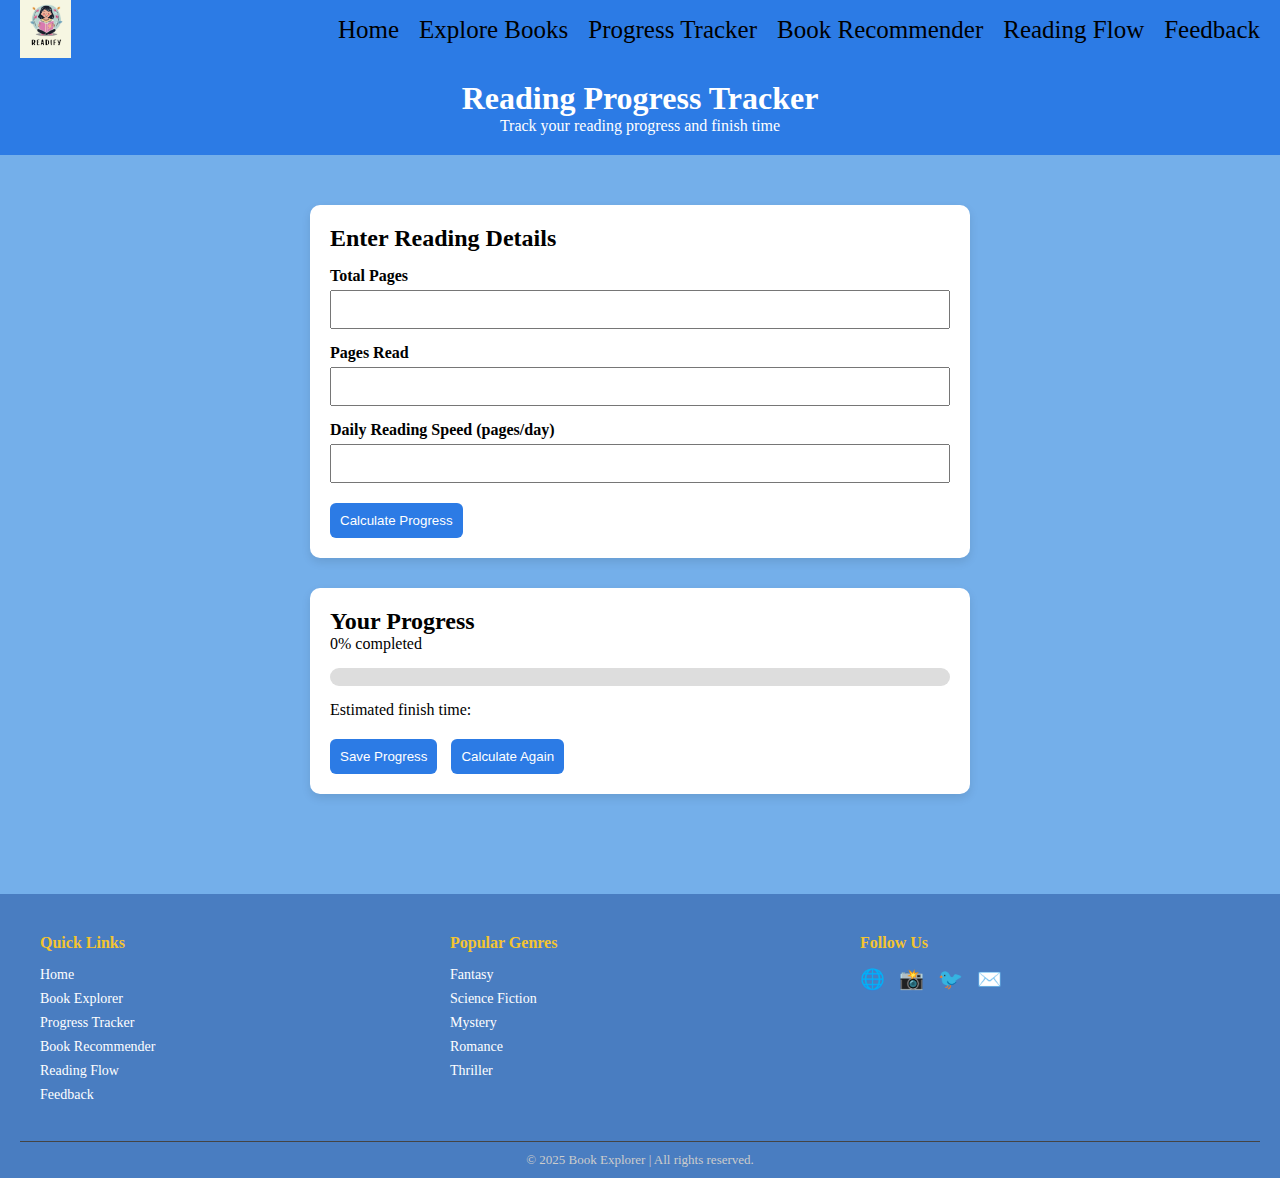
<file: progress Tracker.html>
<!DOCTYPE html>
<html lang="en">
<head>
    <meta charset="UTF-8">
    <meta name="viewport" content="width=device-width, initial-scale=1.0">
    <title>Progress Tracker</title>
    <link rel="stylesheet" href="Styles/progress Tracker.css">
</head>
<body>
    <!--navbar-->
        <nav class="navbar">
            <div class="logo">
                <img src="Images/logo.jpg" alt="logo">
            </div>

            <div class="nav-links" id="navLinks">
                <a href="index.html">Home</a>
                <a href="book Explorer.html">Explore Books</a>
                <a href="progress Tracker.html">Progress Tracker</a>
                <a href="book Recommender.html">Book Recommender</a>
                <a href="reading Flow.html">Reading Flow</a>
                <a href="feedback.html">Feedback</a>
            </div>

            <div class="hamburger" id="hamburger">
                <span></span>
                <span></span>
                <span></span>
            
            </div>
        </nav>

<!-- ================= HEADER ================= -->
<header>
    <h1>Reading Progress Tracker</h1>
    <p>Track your reading progress and finish time</p>
</header>

<!-- ================= MAIN ================= -->
<main>

    <!-- INPUT FORM -->
    <section class="tracker">
        <h2>Enter Reading Details</h2>

        <label>Total Pages</label>
        <input type="number" id="totalPages" required>

        <label>Pages Read</label>
        <input type="number" id="pagesRead" required>

        <label>Daily Reading Speed (pages/day)</label>
        <input type="number" id="readingSpeed" required>

        <button id="calculateBtn">Calculate Progress</button>

        <!-- Error Message -->
        <p id="errorMsg">⚠ Please fill out all fields correctly</p>
    </section>

    <!-- RESULTS -->
    <section class="results">
        <h2>Your Progress</h2>

        <p id="percentText">0% completed</p>

        <div class="progress-bar">
            <div class="progress-fill" id="progressFill"></div>
        </div>

        <p id="finishTime">Estimated finish time: </p>

        <button id="saveBtn">Save Progress</button>
        <button id="resetBtn">Calculate Again</button>

        <p id="successMsg">✅ Progress saved successfully!</p>
    </section>

</main>
<footer class="site-footer">
        <div class="footer-container">

        <!-- Quick Links -->
        <div class="footer-section">
            <h4>Quick Links</h4>
            <ul>
                    <li><a href="index.html">Home</a></li>
                    <li><a href="book Explorer.html">Book Explorer</a></li>
                    <li><a href="progress Tracker.html">Progress Tracker</a></li>
                    <li><a href="book Recommender.html">Book Recommender</a></li>
                    <li><a href="reading Flow.html">Reading Flow</a></li>
                    <li><a href="feedback.html">Feedback</a></li>
            </ul>
        </div>

        <!-- Genres -->
        <div class="footer-section">
            <h4>Popular Genres</h4>
            <ul>
                <li>Fantasy</li>
                <li>Science Fiction</li>
                <li>Mystery</li>
                <li>Romance</li>
                <li>Thriller</li>
            </ul>
        </div>

        <!-- Social Media -->
        <div class="footer-section">
            <h4>Follow Us</h4>
            <div class="social-links">
                <a href="#" aria-label="Facebook">🌐</a>
                <a href="#" aria-label="Instagram">📸</a>
                <a href="#" aria-label="Twitter">🐦</a>
                <a href="#" aria-label="Email">✉️</a>
            </div>
        </div>

    </div>

    <!-- Bottom Footer -->
    <div class="footer-bottom">
        <p>© 2025 Book Explorer | All rights reserved.</p>
    </div>
</footer>

<script src="Java/progress Tracker.js"></script>
</body>
</html>
</file>
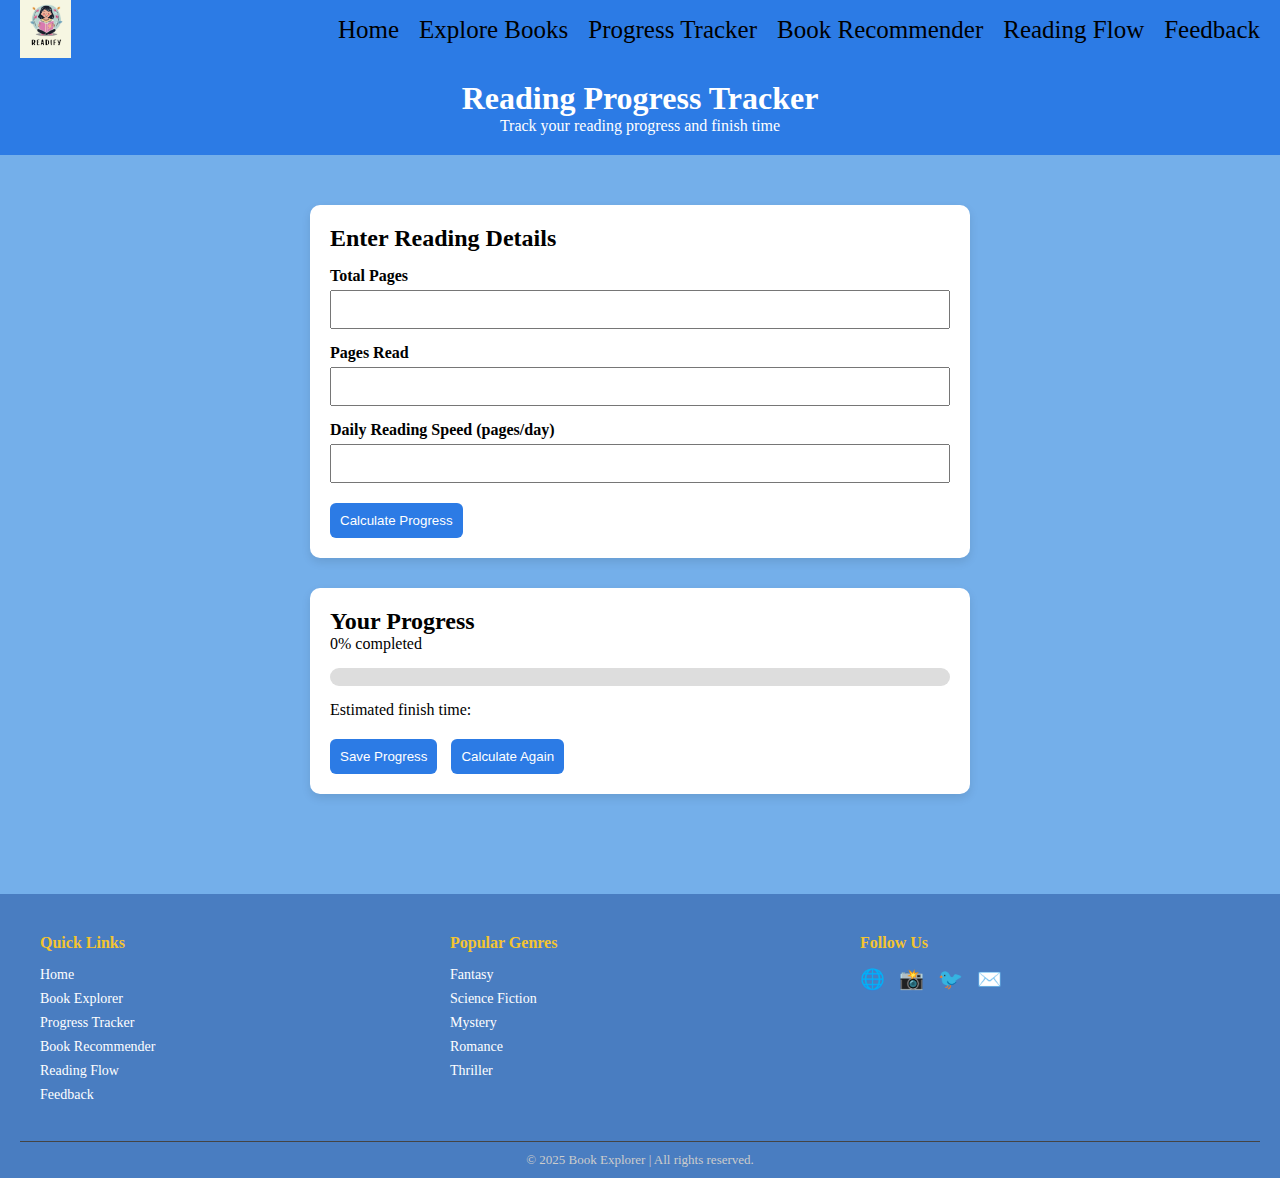
<file: progress-tracker.html>
<!DOCTYPE html>
<html lang="en">
<head>
    <meta charset="UTF-8">
    <meta name="viewport" content="width=device-width, initial-scale=1.0">
    <title>Progress Tracker</title>
    <link rel="stylesheet" href="Styles/progress-tracker.css">
</head>
<body>
    <!--navbar-->
        <nav class="navbar">
            <div class="logo">
                <img src="Images/logo.jpg" alt="logo">
            </div>

            <div class="nav-links" id="navLinks">
                <a href="index.html">Home</a>
                <a href="book-explorer.html">Explore Books</a>
                <a href="progress-tracker.html">Progress Tracker</a>
                <a href="book-recommender.html">Book Recommender</a>
                <a href="reading-flow.html">Reading Flow</a>
                <a href="feedback.html">Feedback</a>
            </div>

            <div class="hamburger" id="hamburger">
                <span></span>
                <span></span>
                <span></span>
            
            </div>
        </nav>

<!-- ================= HEADER ================= -->
<header>
    <h1>Reading Progress Tracker</h1>
    <p>Track your reading progress and finish time</p>
</header>

<!-- ================= MAIN ================= -->
<main>

    <!-- INPUT FORM -->
    <section class="tracker">
        <h2>Enter Reading Details</h2>

        <label>Total Pages</label>
        <input type="number" id="totalPages" required>

        <label>Pages Read</label>
        <input type="number" id="pagesRead" required>

        <label>Daily Reading Speed (pages/day)</label>
        <input type="number" id="readingSpeed" required>

        <button id="calculateBtn">Calculate Progress</button>

        <!-- Error Message -->
        <p id="errorMsg">⚠ Please fill out all fields correctly</p>
    </section>

    <!-- RESULTS -->
    <section class="results">
        <h2>Your Progress</h2>

        <p id="percentText">0% completed</p>

        <div class="progress-bar">
            <div class="progress-fill" id="progressFill"></div>
        </div>

        <p id="finishTime">Estimated finish time: </p>

        <button id="saveBtn">Save Progress</button>
        <button id="resetBtn">Calculate Again</button>

        <p id="successMsg">✅ Progress saved successfully!</p>
    </section>

</main>
<footer class="site-footer">
        <div class="footer-container">

        <!-- Quick Links -->
        <div class="footer-section">
            <h4>Quick Links</h4>
            <ul>
                    <li><a href="index.html">Home</a></li>
                    <li><a href="book-explorer.html">Book Explorer</a></li>
                    <li><a href="progress-tracker.html">Progress Tracker</a></li>
                    <li><a href="book-recommender.html">Book Recommender</a></li>
                    <li><a href="reading-flow.html">Reading Flow</a></li>
                    <li><a href="feedback.html">Feedback</a></li>
            </ul>
        </div>

        <!-- Genres -->
        <div class="footer-section">
            <h4>Popular Genres</h4>
            <ul>
                <li>Fantasy</li>
                <li>Science Fiction</li>
                <li>Mystery</li>
                <li>Romance</li>
                <li>Thriller</li>
            </ul>
        </div>

        <!-- Social Media -->
        <div class="footer-section">
            <h4>Follow Us</h4>
            <div class="social-links">
                <a href="#" aria-label="Facebook">🌐</a>
                <a href="#" aria-label="Instagram">📸</a>
                <a href="#" aria-label="Twitter">🐦</a>
                <a href="#" aria-label="Email">✉️</a>
            </div>
        </div>

    </div>

    <!-- Bottom Footer -->
    <div class="footer-bottom">
        <p>© 2025 Book Explorer | All rights reserved.</p>
    </div>
</footer>

<script src="Java/progress-tracker.js"></script>
</body>
</html>
</file>
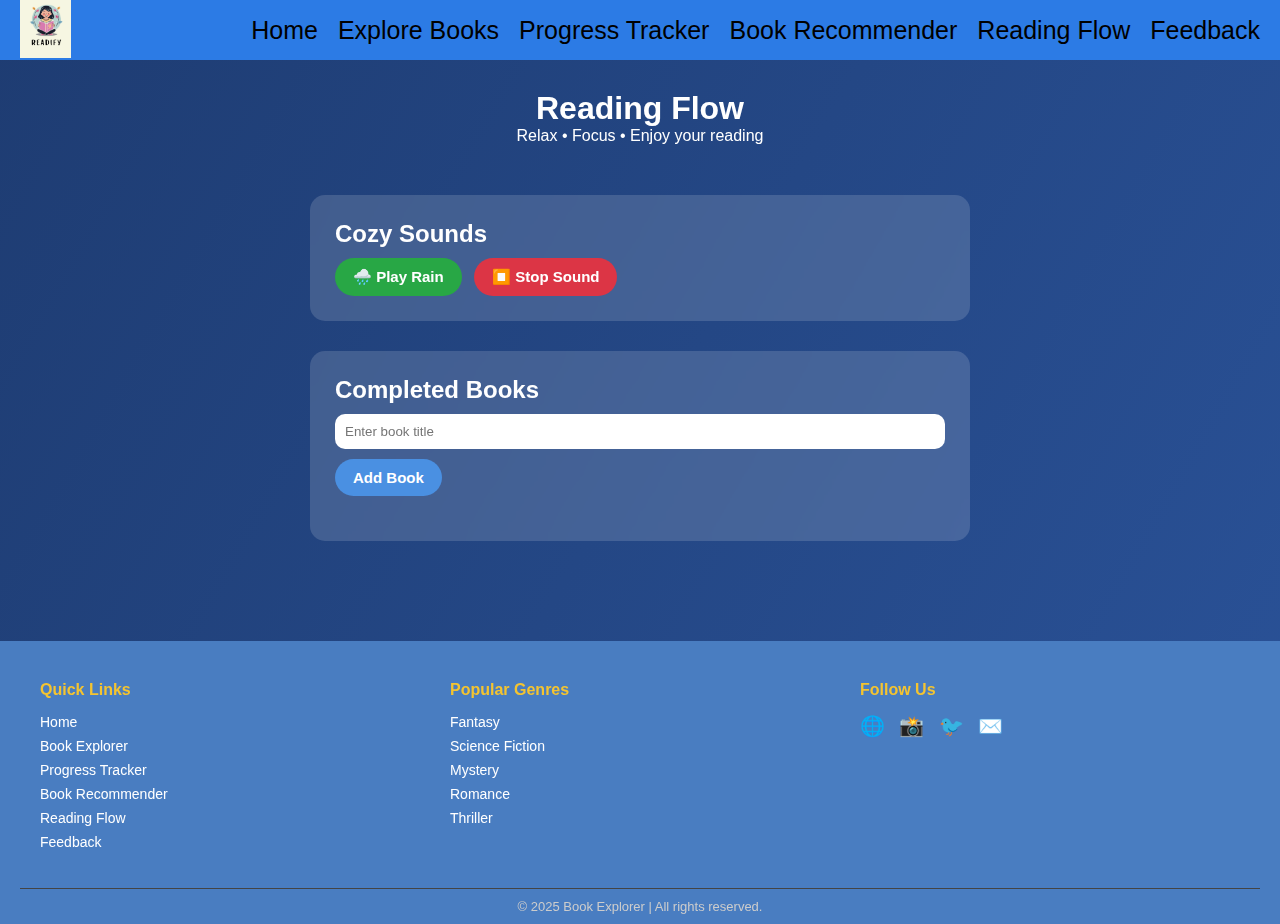
<file: reading Flow.html>
<!DOCTYPE html>
<html lang="en">
<head>
    <meta charset="UTF-8">
    <meta name="viewport" content="width=device-width, initial-scale=1.0">
    <title>Document</title>
    <link rel="stylesheet" href="Styles/reading Flow.css">
</head>
<body>

    <!--navbar-->
    <nav class="navbar">
        <div class="logo">
            <img src="Images/logo.jpg" alt="logo">
        </div>

        <div class="nav-links" id="navLinks">
                <a href="index.html">Home</a>
                <a href="book Explorer.html">Explore Books</a>
                <a href="progress Tracker.html">Progress Tracker</a>
                <a href="book Recommender.html">Book Recommender</a>
                <a href="reading Flow.html">Reading Flow</a>
                <a href="feedback.html">Feedback</a>
        </div>

        <div class="hamburger" id="hamburger">
            <span></span>
            <span></span>
            <span></span>
            
        </div>
    </nav>

    <!-- BACKGROUND ANIMATION -->
<div class="flow-bg"></div>

<header class="flow-header">
    <h1>Reading Flow</h1>
    <p>Relax • Focus • Enjoy your reading</p>
</header>

<main class="flow-main">

    <!-- COZY SOUND CONTROLS -->
    <section class="flow-sound">
        <h2>Cozy Sounds</h2>
        <div class="flow-sound-buttons">
            <button id="btn-play-sound" class="sound-btn">🌧️ Play Rain</button>
            <button id="btn-stop-sound" class="sound-btn">⏹️ Stop Sound</button>
        </div>
    </section>

    <!-- COMPLETED BOOKS -->
    <section class="flow-completed">
        <h2>Completed Books</h2>
        <input type="text" id="input-book-title" class="completed-input" placeholder="Enter book title">
        <button id="btn-add-book" class="completed-btn">Add Book</button>

        <ul id="completed-books-list" class="completed-list"></ul>
    </section>

</main>

<!-- Cozy rain sound -->
<audio id="rain-audio" loop>
    <source src="Audio/rain.mp3" type="audio/mpeg">
    Your browser does not support the audio element.
</audio>

    <footer class="site-footer">
        <div class="footer-container">

        <!-- Quick Links -->
        <div class="footer-section">
            <h4>Quick Links</h4>
            <ul>
                    <li><a href="index.html">Home</a></li>
                    <li><a href="book Explorer.html">Book Explorer</a></li>
                    <li><a href="progress Tracker.html">Progress Tracker</a></li>
                    <li><a href="book Recommender.html">Book Recommender</a></li>
                    <li><a href="reading Flow.html">Reading Flow</a></li>
                    <li><a href="feedback.html">Feedback</a></li>
            </ul>
        </div>

        <!-- Genres -->
        <div class="footer-section">
            <h4>Popular Genres</h4>
            <ul>
                <li>Fantasy</li>
                <li>Science Fiction</li>
                <li>Mystery</li>
                <li>Romance</li>
                <li>Thriller</li>
            </ul>
        </div>

        <!-- Social Media -->
        <div class="footer-section">
            <h4>Follow Us</h4>
            <div class="social-links">
                <a href="#" aria-label="Facebook">🌐</a>
                <a href="#" aria-label="Instagram">📸</a>
                <a href="#" aria-label="Twitter">🐦</a>
                <a href="#" aria-label="Email">✉️</a>
            </div>
        </div>

    </div>

    <!-- Bottom Footer -->
    <div class="footer-bottom">
        <p>© 2025 Book Explorer | All rights reserved.</p>
    </div>
</footer>

    <script src="Java/reading Flow.js"></script>

</body>
</html>
</file>
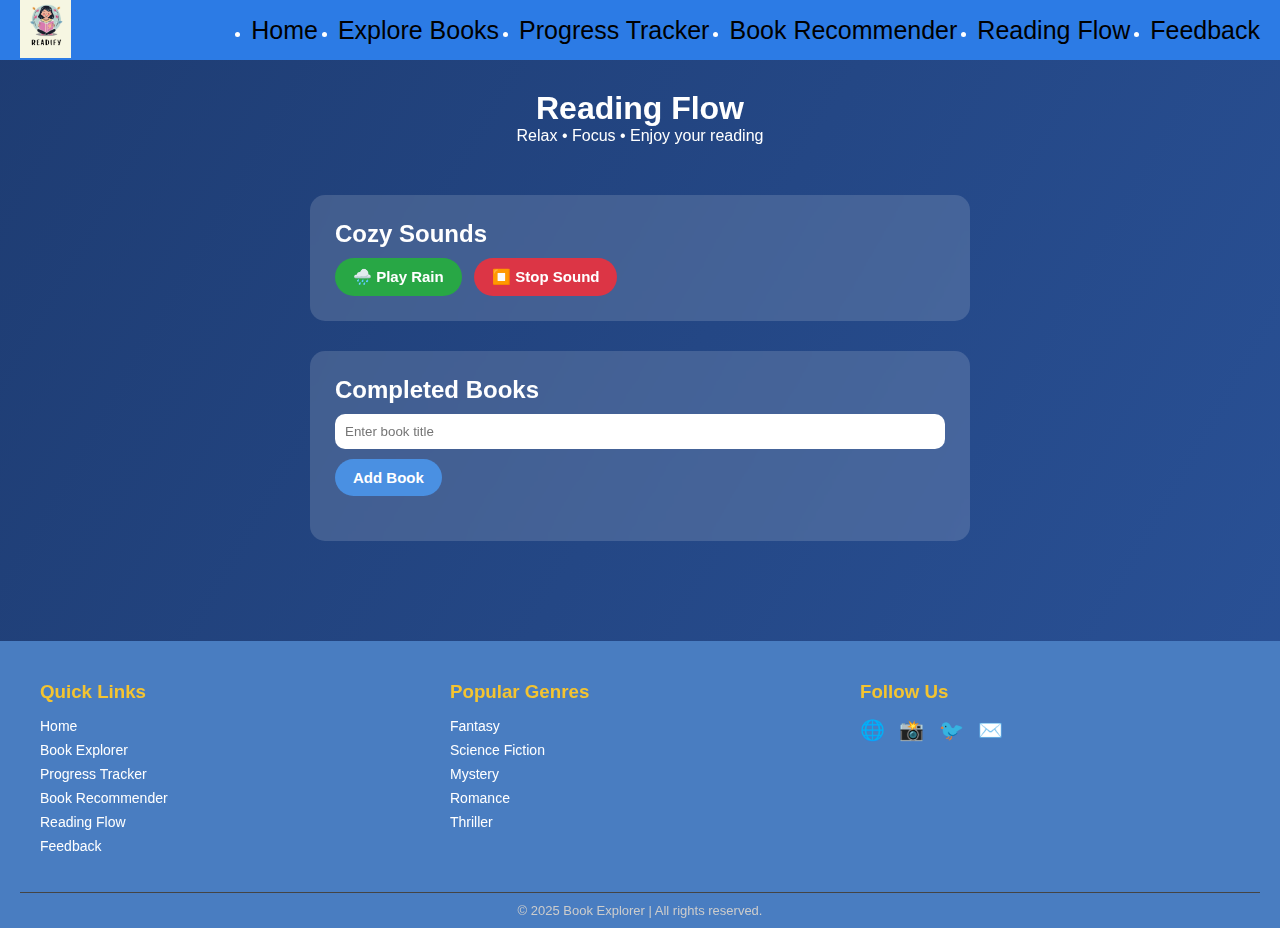
<file: reading-flow.html>
<!DOCTYPE html>
<html lang="en">
<head>
    <meta charset="UTF-8">
    <meta name="viewport" content="width=device-width, initial-scale=1.0">
    <link rel="stylesheet" href="Styles/reading-flow.css">
    <link rel="icon" type="image/jpg" href="Images/favicon.jpg">
    <title>Reading Flow</title>
</head>
<body>

    <!--navbar-->
    <nav class="navbar">
        <div class="logo">
            <img src="Images/logo.jpg" alt="logo">
        </div>

        <ul class="nav-links" id="navLinks">
            <li><a href="index.html">Home</a></li>
            <li><a href="book-explorer.html">Explore Books</a></li>
            <li><a href="progress-tracker.html">Progress Tracker</a></li>
            <li><a href="book-recommender.html">Book Recommender</a></li>
            <li><a href="reading-flow.html">Reading Flow</a></li>
            <li><a href="feedback.html">Feedback</a></li>
        </ul>

        <div class="hamburger" id="hamburger">
            <span></span>
            <span></span>
            <span></span>
            
        </div>

    </nav>

    <!-- BACKGROUND ANIMATION -->
<div class="flow-bg"></div>

<header class="flow-header">
    <h1>Reading Flow</h1>
    <p>Relax • Focus • Enjoy your reading</p>
</header>

<main class="flow-main">

    <!-- COZY SOUND CONTROLS -->
    <section class="flow-sound">
        <h2>Cozy Sounds</h2>
        <div class="flow-sound-buttons">
            <button id="btn-play-sound" class="sound-btn">🌧️ Play Rain</button>
            <button id="btn-stop-sound" class="sound-btn">⏹️ Stop Sound</button>
        </div>
    </section>

    <!-- COMPLETED BOOKS -->
    <section class="flow-completed">
        <h2>Completed Books</h2>
        <input type="text" id="input-book-title" class="completed-input" placeholder="Enter book title">
        <button id="btn-add-book" class="completed-btn">Add Book</button>

        <ul id="completed-books-list" class="completed-list"></ul>
    </section>

</main>

<!-- Cozy rain sound -->
<audio id="rain-audio" loop>
    <source src="Audio/rain.mp3" type="audio/mpeg">
    Your browser does not support the audio element.
</audio>

    <footer class="site-footer">
        <div class="footer-container">

        <!-- Quick Links -->
        <div class="footer-section">
            <h3>Quick Links</h3>
            <ul>
                    <li><a href="index.html">Home</a></li>
                    <li><a href="book-explorer.html">Book Explorer</a></li>
                    <li><a href="progress-tracker.html">Progress Tracker</a></li>
                    <li><a href="book-recommender.html">Book Recommender</a></li>
                    <li><a href="reading-flow.html">Reading Flow</a></li>
                    <li><a href="feedback.html">Feedback</a></li>
            </ul>
        </div>

        <!-- Genres -->
        <div class="footer-section">
            <h3>Popular Genres</h3>
            <ul>
                <li>Fantasy</li>
                <li>Science Fiction</li>
                <li>Mystery</li>
                <li>Romance</li>
                <li>Thriller</li>
            </ul>
        </div>

        <!-- Social Media -->
        <div class="footer-section">
            <h3>Follow Us</h3>
            <div class="social-links">
                <a href="#" aria-label="Facebook">🌐</a>
                <a href="#" aria-label="Instagram">📸</a>
                <a href="#" aria-label="Twitter">🐦</a>
                <a href="#" aria-label="Email">✉️</a>
            </div>
        </div>

    </div>

    <!-- Bottom Footer -->
    <div class="footer-bottom">
        <p>© 2025 Book Explorer | All rights reserved.</p>
    </div>
</footer>

    <script src="Java/reading-flow.js"></script>

</body>
</html>
</file>
<file: Styles/home.css>
* {
    margin: 0;
    padding: 0;
    box-sizing: border-box;
}

/*navbar*/
.navbar {
    display: flex;
    justify-content: space-between; /*logo left & links on the right*/
    align-items: center;
    padding:0 20px;
    background-color: #2c7be5;
    color: #fff;
    height: 60px;
}

.logo img {
    height:60px;
    width: auto;
}

.nav-links {
    display: flex;
    gap: 20px;
}

.nav-links a {
    color:  black;
    text-decoration: none;
    font-size: 25px;
    transition: 0.3s;
}

.nav-links a:hover {
    color: #0d458e;
}

/*hamburger menu*/
.hamburger {
    display: none;
    flex-direction: column;
    cursor: pointer;
    gap: 5px;
}

.hamburger span {
    width: 25px;
    height: 3px;
    background-color: black;
}

body {
  background-color: #74afea;
  color: #333;
  line-height: 1.6;
}

/* HERO */
.hero {
  display: grid;
  grid-template-columns: 1fr 1.9fr;
  align-items: center;
  padding: 6px 20px 6px;
  background: 74afea;
  min-height: 90vh;
}

.hero-text h1 {
  font-size: 42px;
  margin-bottom: 20px;
}

.quote {
  font-size: 22px;
  font-style: italic;
  color: #555;
}

.hero-image img {
  width: 100%;
  max-width: 750px;
  margin: auto;
  display: block;
}

/* ABOUT */
.about {
  padding: 60px 40px;
  background: #5696d5;
  text-align: center;
}

.about h2 {
  font-size: 30px;
  margin-bottom: 15px;
}

.about p {
  max-width: 800px;
  margin: auto;
  font-size: 18px;
}

/* MISSION & VISION */
.mv {
  padding: 60px 40px;
  display: grid;
  grid-template-columns: 1fr 1fr;
  gap: 30px;
  background: #74afea;
}

.mv-box {
  background: #f6f6fb;
  padding: 30px;
  border-radius: 15px;
  box-shadow: 0 4px 12px rgba(0,0,0,0.08);
}

.mv-box h3 {
  font-size: 24px;
  margin-bottom: 10px;
  color: #3e2f5b;
}

/* STATS */
.stats {
  background: #3f90e1;
  color: white;
  padding: 50px;
  display: grid;
  grid-template-columns: repeat(3, 1fr);
  text-align: center;
}

.stat h3 {
  font-size: 36px;
}

.stat p {
  font-size: 16px;
  opacity: 0.9;
}

/* FEATURED */
.featured {
  padding: 60px 40px;
  background: #74afea;
  text-align: center;
}

.featured h2 {
  font-size: 30px;
  margin-bottom: 20px;
}

.author-card {
  background: white;
  max-width: 420px;
  margin: auto;
  padding: 25px;
  border-radius: 15px;
  box-shadow: 0 6px 14px rgba(0,0,0,0.1);
}

/* CTA */
.cta {
  padding: 70px 40px;
  background: #74afea;
  color: white;
  text-align: center;
}

.cta h2 {
  font-size: 32px;
  margin-bottom: 15px;
}

.cta-btn {
  display: inline-block;
  padding: 12px 25px;
  border-radius: 30px;
  background: #ffcf56;
  color: #000;
  text-decoration: none;
  font-size: 16px;
  font-weight: bold;
}

/* NEWSLETTER SECTION */
.newsletter {
  padding: 60px 40px;
  background: #3f90e1;
  color: white;
  text-align: center;
}

.newsletter h2 {
  font-size: 30px;
  margin-bottom: 10px;
}

.newsletter p {
  max-width: 600px;
  margin: 0 auto 25px;
  font-size: 17px;
  opacity: 0.9;
}

.newsletter-form {
  display: flex;
  justify-content: center;
  gap: 10px;
  flex-wrap: wrap;
}

.newsletter-form input {
  padding: 12px;
  width: 260px;
  border-radius: 25px;
  border: none;
  outline: none;
}

.newsletter-form button {
  padding: 12px 25px;
  border-radius: 25px;
  border: none;
  background: #ffcf56;
  font-weight: bold;
  cursor: pointer;
}

.newsletter-msg {
  margin-top: 15px;
  font-size: 14px;
}


.site-footer {
    background-color: #497dc1;
    color: #ffffff;
    padding: 40px 20px 10px;
    margin-top: 0;
}

.footer-container {
    display: grid;
    grid-template-columns: repeat(auto-fit, minmax(220px, 1fr));
    gap: 30px;
    max-width: 1200px;
    margin: auto;
}

.footer-section h3,
.footer-section h4 {
    margin-bottom: 15px;
    color: #f4c430;
}

.footer-section ul {
    list-style: none;
    padding: 0;
}

.footer-section ul li {
    margin-bottom: 8px;
    font-size: 14px;
}

.footer-section ul li a {
    text-decoration: none;
    color: #ffffff;
    transition: color 0.3s;
}

.footer-section ul li a:hover {
    color: #f4c430;
}

.social-links a {
    font-size: 20px;
    margin-right: 10px;
    text-decoration: none;
    color: #ffffff;
    transition: transform 0.3s;
}

.social-links a:hover {
    transform: scale(1.2);
}

.footer-bottom {
    text-align: center;
    border-top: 1px solid #444;
    margin-top: 30px;
    padding-top: 10px;
    font-size: 13px;
    color: #ccc;
}


/*Tablet view*/
@media screen and (max-width: 1024px) and (min-width: 769px) {
    .nav-links {
        gap: 15px;
    }    
    .nav-links a {
        font-size: 20px;
    }
    /* HERO */
  .hero {
    grid-template-columns: 1fr 1.5fr;
    padding: 20px;
  }
  .hero-text h1 {
    font-size: 36px;
  }
  .quote {
    font-size: 20px;
  }
  .hero-image img {
    max-width: 600px;
  }

  /* ABOUT */
  .about {
    padding: 50px 30px;
  }
  .about h2 {
    font-size: 28px;
  }
  .about p {
    font-size: 16px;
  }

  /* MISSION & VISION */
  .mv {
    grid-template-columns: 1fr 1fr;
    gap: 20px;
    padding: 50px 30px;
  }
  .mv-box h3 {
    font-size: 22px;
  }

  /* STATS */
  .stats {
    grid-template-columns: 1fr 1fr 1fr;
    padding: 40px;
  }
  .stat h3 {
    font-size: 32px;
  }
  .stat p {
    font-size: 15px;
  }

  /* FEATURED */
  .featured {
    padding: 50px 30px;
  }
  .featured h2 {
    font-size: 28px;
  }
  .author-card {
    max-width: 350px;
    padding: 20px;
  }

  /* CTA */
  .cta {
    padding: 60px 30px;
  }
  .cta h2 {
    font-size: 28px;
  }
  .cta-btn {
    padding: 10px 20px;
    font-size: 15px;
  }

  /* NEWSLETTER */
  .newsletter {
    padding: 50px 30px;
  }
  .newsletter h2 {
    font-size: 28px;
  }
  .newsletter p {
    font-size: 16px;
  }
  .newsletter-form input {
    width: 200px;
  }
  .newsletter-form button {
    padding: 10px 20px;
    font-size: 15px;
  }
    .footer-container {
    gap: 20px;
  }
}

/*mobile view*/
@media screen and (max-width:768px) {
    .nav-links {
        position: absolute;
        top: 60px;
        right: -100%;
        flex-direction: column;
        width: 100%;
        background-color: #96c0f6;
        transition: 0.3s;
    }    
    .nav-links.active {
        right: 0;
    }

    .hamburger {
        display: flex;
    }
    .nav-links a {
        padding: 15px 20px;
    }
    /* HERO */
  .hero {
    grid-template-columns: 1fr;
    text-align: center;
    padding: 20px 15px;
  }
  .hero-text h1 {
    font-size: 28px;
    margin-bottom: 15px;
  }
  .quote {
    font-size: 18px;
  }
  .hero-image img {
    max-width: 100%;
    margin-top: 20px;
  }

  /* ABOUT */
  .about {
    padding: 40px 15px;
  }
  .about h2 {
    font-size: 24px;
  }
  .about p {
    font-size: 15px;
  }

  /* MISSION & VISION */
  .mv {
    grid-template-columns: 1fr;
    padding: 40px 15px;
  }
  .mv-box {
    margin-bottom: 20px;
  }
  .mv-box h3 {
    font-size: 20px;
  }

  /* STATS */
  .stats {
    grid-template-columns: 1fr;
    padding: 30px 15px;
  }
  .stat h3 {
    font-size: 28px;
  }
  .stat p {
    font-size: 14px;
  }

  /* FEATURED */
  .featured {
    padding: 40px 15px;
  }
  .featured h2 {
    font-size: 24px;
  }
  .author-card {
    max-width: 100%;
    padding: 15px;
  }

  /* CTA */
  .cta {
    padding: 50px 15px;
  }
  .cta h2 {
    font-size: 24px;
  }
  .cta-btn {
    padding: 10px 20px;
    font-size: 14px;
  }

  /* NEWSLETTER */
  .newsletter {
    padding: 40px 15px;
  }
  .newsletter h2 {
    font-size: 24px;
  }
  .newsletter p {
    font-size: 14px;
  }
  .newsletter-form {
    flex-direction: column;
    gap: 10px;
  }
  .newsletter-form input {
    width: 100%;
  }
  .newsletter-form button {
    width: 100%;
    padding: 10px;
    font-size: 14px;
  }
   .footer-container {
    grid-template-columns: 1fr;
    gap: 15px;
    text-align: center;
  }

  .social-links a {
    font-size: 18px;
    margin-right: 8px;
  }

  .footer-bottom {
    font-size: 12px;
  }
}
</file>
<file: Styles/2 Book explorer.css>
* {
    margin: 0;
    padding: 0;
    box-sizing: border-box;
}

/*navbar*/
.navbar {
    display: flex;
    justify-content: space-between; /*logo left & links on the right*/
    align-items: center;
    padding:0 20px;
    background-color: #2c7be5;
    color: #fff;
    height: 60px;
}

.logo img {
    height:60px;
    width: auto;
}

.nav-links {
    display: flex;
    gap: 20px;
}

.nav-links a {
    color:  black;
    text-decoration: none;
    font-size: 25px;
    transition: 0.3s;
}

.nav-links a:hover {
    color: #0d458e;
}

/*hamburger menu*/
.hamburger {
    display: none;
    flex-direction: column;
    cursor: pointer;
    gap: 5px;
}

.hamburger span {
    width: 25px;
    height: 3px;
    background-color: black;
}

/* ================= HEADER ================= */
header {
    padding: 20px;
    background-color: #2c7be5;
    color: white;
    text-align: center;
}

header input,
header select {
    margin-top: 10px;
    padding: 10px;
    width: 280px;
    max-width: 90%;
    border-radius: 5px;
    border: none;
}

/* BOOK GRID  */
.book-container {
    display: grid;
    grid-template-columns: repeat(auto-fill, minmax(220px, 260px));
    gap: 20px;
    padding: 20px;
    background-color: #74afea;
    justify-content: center; /* FIX for single card stretching */
}

/* Book Card*/
.book-card {
    background: white;
    border-radius: 8px;
    padding: 15px;
    text-align: center;
    cursor: pointer;
    transition: transform 0.2s;
    max-width: 260px;
}

.book-card:hover {
    transform: scale(1.05);
}

.book-card img {
    width: 100%;
    height: 300pxpx;
    object-fit: cover;
    border-radius: 5px;
}

.book-card h3 {
    margin: 10px 0 5px;
}

.book-card .author {
    color: #555;
    font-size: 14px;
}

.book-card .genre {
    font-size: 13px;
    font-style: italic;
    color: #777;
}

/* Search/Highlight*/

.highlight {
    background-color: yellow;
    font-weight: bold;
}

/*No Results*/
#noResults {
    display: none;
    text-align: center;
    font-size: 18px;
    margin-bottom: 30px;
}

/*Modal*/
.modal {
    display: none;
    position: fixed;
    inset: 0;
    background: rgba(0,0,0,0.6);
}

.modal-content {
    background: white;
    padding: 20px;
    max-width: 600px;
    margin: 50px auto;
    border-radius: 8px;
}

.close-btn {
    float: right;
    font-size: 22px;
    cursor: pointer;
}

table {
    width: 100%;
    border-collapse: collapse;
}

table, th, td {
    border: 1px solid #ccc;
}

th, td {
    padding: 8px;
    text-align: center;
}

.site-footer {
    background-color: #497dc1;
    color: #ffffff;
    padding: 40px 20px 10px;
    margin-top: 0px;
}

.footer-container {
    display: grid;
    grid-template-columns: repeat(auto-fit, minmax(220px, 1fr));
    gap: 30px;
    max-width: 1200px;
    margin: auto;
}

.footer-section h3,
.footer-section h4 {
    margin-bottom: 15px;
    color: #f4c430;
}

.footer-section ul {
    list-style: none;
    padding: 0;
}

.footer-section ul li {
    margin-bottom: 8px;
    font-size: 14px;
}

.footer-section ul li a {
    text-decoration: none;
    color: #ffffff;
    transition: color 0.3s;
}

.footer-section ul li a:hover {
    color: #f4c430;
}

.social-links a {
    font-size: 20px;
    margin-right: 10px;
    text-decoration: none;
    color: #ffffff;
    transition: transform 0.3s;
}

.social-links a:hover {
    transform: scale(1.2);
}

.footer-bottom {
    text-align: center;
    border-top: 1px solid #444;
    margin-top: 30px;
    padding-top: 10px;
    font-size: 13px;
    color: #ccc;
}

/*Tablet view*/
@media screen and (max-width: 1024px) and (min-width: 769px) {
    .nav-links {
        gap: 15px;
    }    
    .nav-links a {
        font-size: 20px;
    }
    /* Header inputs shrink slightly */
  header input,
  header select {
    width: 240px;
  }

  /* Book grid */
  .book-container {
    grid-template-columns: repeat(auto-fill, minmax(180px, 220px));
    gap: 15px;
    padding: 15px;
  }

  /* Book card */
  .book-card {
    max-width: 220px;
    padding: 12px;
  }

  .book-card img {
    height: 250px;
  }

  .book-card h3 {
    font-size: 16px;
  }

  .book-card .author {
    font-size: 13px;
  }

  .book-card .genre {
    font-size: 12px;
  }

  /* Modal */
  .modal-content {
    max-width: 500px;
    margin: 40px auto;
    padding: 15px;
  }

  table th, table td {
    font-size: 13px;
    padding: 6px;
  }

  /* Footer */
  .footer-container {
    gap: 20px;
  }
    .footer-container {
    gap: 20px;
  }
}

/*mobile view*/
@media screen and (max-width:768px) {
    .nav-links {
        position: absolute;
        top: 60px;
        right: -100%;
        flex-direction: column;
        width: 100%;
        background-color: #96c0f6;
        transition: 0.3s;
    }    
    .nav-links.active {
        right: 0;
    }

    .hamburger {
        display: flex;
    }
    .nav-links a {
        padding: 15px 20px;
    }
    /* Header inputs full width */
  header input,
  header select {
    width: 100%;
  }

  /* Book grid: 1 column */
  .book-container {
    grid-template-columns: 1fr;
    gap: 15px;
    padding: 10px;
  }

  /* Book card */
  .book-card {
    max-width: 100%;
    padding: 12px;
  }

  .book-card img {
    height: 200px;
  }

  .book-card h3 {
    font-size: 16px;
  }

  .book-card .author {
    font-size: 13px;
  }

  .book-card .genre {
    font-size: 12px;
  }

  /* Modal */
  .modal-content {
    max-width: 90%;
    margin: 30px auto;
    padding: 12px;
  }

  table th, table td {
    font-size: 12px;
    padding: 5px;
  }

  /* Footer */
  .footer-container {
    grid-template-columns: 1fr;
    gap: 15px;
    text-align: center;
  }

  .social-links a {
    font-size: 18px;
    margin-right: 8px;
  }
    .footer-container {
    grid-template-columns: 1fr;
    gap: 15px;
    text-align: center;
  }

  .social-links a {
    font-size: 18px;
    margin-right: 8px;
  }

  .footer-bottom {
    font-size: 12px;
  }
}
</file>
<file: Styles/3 Progress Tracker.css>
* {
    margin: 0;
    padding: 0;
    box-sizing: border-box;
}

/*navbar*/
.navbar {
    display: flex;
    justify-content: space-between; /*logo left & links on the right*/
    align-items: center;
    padding:0 20px;
    background-color: #2c7be5;
    color: #fff;
    height: 60px;
}

.logo img {
    height:60px;
    width: auto;
}

.nav-links {
    display: flex;
    gap: 20px;
}

.nav-links a {
    color:  black;
    text-decoration: none;
    font-size: 25px;
    transition: 0.3s;
}

.nav-links a:hover {
    color: #0d458e;
}

/*hamburger menu*/
.hamburger {
    display: none;
    flex-direction: column;
    cursor: pointer;
    gap: 5px;
}

.hamburger span {
    width: 25px;
    height: 3px;
    background-color: black;
}

body {
    margin: 0;
    background: #74afea;
}

header {
    background: #2c7be5;
    color: white;
    text-align: center;
    padding: 20px;
}

main {
    max-width: 700px;
    margin: 30px auto;
    padding: 20px;
}

/* ================= SECTIONS ================= */
section {
    background: white;
    padding: 20px;
    border-radius: 10px;
    margin-bottom: 30px;
    box-shadow: 0 4px 10px rgba(0,0,0,0.1);
}

/* ================= FORM ================= */
label {
    display: block;
    margin-top: 15px;
    font-weight: bold;
}

input {
    width: 100%;
    padding: 10px;
    margin-top: 5px;
}

button {
    margin-top: 20px;
    padding: 10px;
    background: #2c7be5;
    color: white;
    border: none;
    border-radius: 6px;
    cursor: pointer;
}

button:hover {
    background: #1f5fbf;
}

/* ================= PROGRESS BAR ================= */
.progress-bar {
    width: 100%;
    height: 18px;
    background: #ddd;
    border-radius: 10px;
    overflow: hidden;
    margin: 15px 0;
}

.progress-fill {
    height: 100%;
    width: 0%;
    background: #2c7be5;
    transition: width 0.6s ease;
}

/* ================= MESSAGES ================= */
#errorMsg {
    display: none;
    color: red;
    font-weight: bold;
    margin-top: 10px;
}

#resetBtn {
    background: #2c7be5;
    margin-left: 10px;
}

#resetBtn:hover {
    background: #5a6268;
}

#successMsg {
    display: none;
    color: green;
    font-weight: bold;
    margin-top: 10px;
}
#resetBtn {
    background: #2c7be5;
    margin-left: 10px;
}

#resetBtn:hover {
    background: #5a6268;
}

.site-footer {
    background-color: #497dc1;
    color: #ffffff;
    padding: 40px 20px 10px;
    margin-top: 50px;
}

.footer-container {
    display: grid;
    grid-template-columns: repeat(auto-fit, minmax(220px, 1fr));
    gap: 30px;
    max-width: 1200px;
    margin: auto;
}

.footer-section h3,
.footer-section h4 {
    margin-bottom: 15px;
    color: #f4c430;
}

.footer-section ul {
    list-style: none;
    padding: 0;
}

.footer-section ul li {
    margin-bottom: 8px;
    font-size: 14px;
}

.footer-section ul li a {
    text-decoration: none;
    color: #ffffff;
    transition: color 0.3s;
}

.footer-section ul li a:hover {
    color: #f4c430;
}

.social-links a {
    font-size: 20px;
    margin-right: 10px;
    text-decoration: none;
    color: #ffffff;
    transition: transform 0.3s;
}

.social-links a:hover {
    transform: scale(1.2);
}

.footer-bottom {
    text-align: center;
    border-top: 1px solid #444;
    margin-top: 30px;
    padding-top: 10px;
    font-size: 13px;
    color: #ccc;
}

/*Tablet view*/
@media screen and (max-width: 1024px) and (min-width: 769px) {
    .nav-links {
        gap: 15px;
    }    
    .nav-links a {
        font-size: 20px;
    }
    main {
    max-width: 90%; /* slightly wider for tablets */
    margin: 25px auto;
    padding: 18px;
  }

  /* Sections */
  section {
    padding: 18px;
    border-radius: 8px;
    margin-bottom: 25px;
  }

  /* Labels and Inputs */
  label {
    font-size: 15px;
  }
  input {
    padding: 9px;
    font-size: 14px;
  }

  /* Buttons */
  button {
    padding: 9px 16px;
    font-size: 14px;
  }

  /* Progress bar */
  .progress-bar {
    height: 16px;
  }
  .progress-fill {
    height: 100%;
  }

  /* Messages */
  #errorMsg,
  #successMsg {
    font-size: 14px;
  }

  /* Footer */
  .footer-container {
    gap: 20px;
  }
  .footer-section ul li {
    font-size: 13px;
  }
  .social-links a {
    font-size: 18px;
    margin-right: 8px;
  }
  .footer-bottom {
    font-size: 12px;
  }
}

/*mobile view*/
@media screen and (max-width:768px) {
    .nav-links {
        position: absolute;
        top: 60px;
        right: -100%;
        flex-direction: column;
        width: 100%;
        background-color: #96c0f6;
        transition: 0.3s;
    }    
    .nav-links.active {
        right: 0;
    }

    .hamburger {
        display: flex;
    }
    .nav-links a {
        padding: 15px 20px;
    }
     header {
    padding: 15px;
    font-size: 18px;
  }

  /* Main container */
  main {
    max-width: 95%;
    margin: 15px auto;
    padding: 12px;
  }

  /* Sections */
  section {
    padding: 15px;
    border-radius: 6px;
    margin-bottom: 20px;
  }

  /* Labels and Inputs */
  label {
    font-size: 14px;
  }
  input {
    padding: 8px;
    font-size: 13px;
  }

  /* Buttons full width */
  button {
    width: 100%; /* stack buttons full width */
    padding: 8px 0;
    font-size: 13px;
    margin-top: 10px;
    border-radius: 5px;
  }

  /* Progress bar smaller */
  .progress-bar {
    height: 14px;
  }
  .progress-fill {
    height: 100%;
  }

  /* Messages */
  #errorMsg,
  #successMsg {
    font-size: 13px;
  }

  .footer-container {
    grid-template-columns: 1fr;
    gap: 15px;
    text-align: center;
  }
  .footer-section ul li {
    font-size: 12px;
  }
  .social-links a {
    font-size: 16px;
    margin-right: 6px;
  }
  .footer-bottom {
    font-size: 11px;
  }
}
</file>
<file: Styles/4 Book Recommender.css>
* {
    margin: 0;
    padding: 0;
    box-sizing: border-box;
}

/*navbar*/
.navbar {
    display: flex;
    justify-content: space-between; /*logo left & links on the right*/
    align-items: center;
    padding:0 20px;
    background-color: #2c7be5;
    color: #fff;
    height: 60px;
}

.logo img {
    height:60px;
    width: auto;
}

.nav-links {
    display: flex;
    gap: 20px;
}

.nav-links a {
    color:  black;
    text-decoration: none;
    font-size: 25px;
    transition: 0.3s;
}

.nav-links a:hover {
    color: #0d458e;
}

/*hamburger menu*/
.hamburger {
    display: none;
    flex-direction: column;
    cursor: pointer;
    gap: 5px;
}

.hamburger span {
    width: 25px;
    height: 3px;
    background-color: black;
}

body {
    margin: 0;
    background: #f4f6f8;
    background-color: #74afea;
}

header {
    background: #2c7be5;
    color: white;
    text-align: center;
    padding: 20px;
}

main {
    max-width: 700px;
    margin: 30px auto;
    padding: 20px;
}

section {
    background: white;
    padding: 20px;
    border-radius: 10px;
    margin-bottom: 30px;
    box-shadow: 0 4px 10px rgba(0,0,0,0.1);
}

label {
    display: block;
    margin-top: 15px;
    font-weight: bold;
}

select {
    width: 100%;
    padding: 10px;
    margin-top: 5px;
}

button {
    margin-top: 20px;
    padding: 10px;
    border: none;
    border-radius: 6px;
    cursor: pointer;
}

#pickBtn {
    background: #1c66c8;
    color: white;
}

#saveBtn {
    background: #1c66c8;
    color: white;
}

#againBtn {
    background: #1c66c8;
    color: white;
}

.hidden {
    display: none;
}

/* Recommendation animation */
#bookCard {
    animation: fadeIn 0.6s ease;
}

@keyframes fadeIn {
    from {
        opacity: 0;
        transform: scale(0.9);
    }
    to {
        opacity: 1;
        transform: scale(1);
    }
}

#savedMsg {
    display: none;
    color: green;
    font-weight: bold;
    margin-top: 15px;
}

.site-footer {
    background-color: #497dc1;
    color: #ffffff;
    padding: 40px 20px 10px;
    margin-top: 50px;
}

.footer-container {
    display: grid;
    grid-template-columns: repeat(auto-fit, minmax(220px, 1fr));
    gap: 30px;
    max-width: 1200px;
    margin: auto;
}

.footer-section h3,
.footer-section h4 {
    margin-bottom: 15px;
    color: #f4c430;
}

.footer-section ul {
    list-style: none;
    padding: 0;
}

.footer-section ul li {
    margin-bottom: 8px;
    font-size: 14px;
}

.footer-section ul li a {
    text-decoration: none;
    color: #ffffff;
    transition: color 0.3s;
}

.footer-section ul li a:hover {
    color: #f4c430;
}

.social-links a {
    font-size: 20px;
    margin-right: 10px;
    text-decoration: none;
    color: #ffffff;
    transition: transform 0.3s;
}

.social-links a:hover {
    transform: scale(1.2);
}

.footer-bottom {
    text-align: center;
    border-top: 1px solid #444;
    margin-top: 30px;
    padding-top: 10px;
    font-size: 13px;
    color: #ccc;
}

/*Tablet view*/
@media screen and (max-width: 1024px) and (min-width: 769px) {
    .nav-links {
        gap: 15px;
    }    
    .nav-links a {
        font-size: 20px;
    }
      main {
    max-width: 90%; /* make it slightly wider for tablets */
    margin: 20px auto;
    padding: 15px;
  }

  /* Sections */
  section {
    padding: 18px; /* slightly smaller padding */
    margin-bottom: 25px;
    border-radius: 8px;
  }

  /* Labels */
  label {
    font-size: 15px;
  }

  /* Select dropdown */
  select {
    padding: 9px;
    font-size: 14px;
  }

  /* Buttons */
  button {
    padding: 9px 15px;
    font-size: 15px;
  }

  /* Book Card Recommendation */
  #bookCard {
    animation-duration: 0.5s; /* slightly faster fade */
  }

  /* Saved Message */
  #savedMsg {
    font-size: 14px;
  }

  /* Footer */
  .footer-container {
    gap: 20px;
  }
  .footer-section ul li {
    font-size: 13px;
  }
  .social-links a {
    font-size: 18px;
    margin-right: 8px;
  }
  .footer-bottom {
    font-size: 12px;
  }
}

/*mobile view*/
@media screen and (max-width:768px) {
    .nav-links {
        position: absolute;
        top: 60px;
        right: -100%;
        flex-direction: column;
        width: 100%;
        background-color: #96c0f6;
        transition: 0.3s;
    }    
    .nav-links.active {
        right: 0;
    }

    .hamburger {
        display: flex;
    }
    .nav-links a {
        padding: 15px 20px;
    }
     /* Header */
  header {
    padding: 15px;
    font-size: 18px;
  }

  /* Main container */
  main {
    max-width: 95%;
    margin: 15px auto;
    padding: 12px;
  }

  /* Sections */
  section {
    padding: 15px;
    margin-bottom: 20px;
    border-radius: 6px;
  }

  /* Labels */
  label {
    font-size: 14px;
  }

  /* Select dropdown */
  select {
    padding: 8px;
    font-size: 13px;
  }

  /* Buttons */
  button {
    width: 100%; /* stack buttons full width */
    padding: 8px 0;
    font-size: 14px;
    margin-top: 10px;
    border-radius: 5px;
  }

  /* Individual buttons spacing */
  #pickBtn, #saveBtn, #againBtn {
    margin-left: 0;
    margin-bottom: 8px;
  }

  /* Book Card Recommendation */
  #bookCard {
    animation-duration: 0.45s;
  }

  /* Saved Message */
  #savedMsg {
    font-size: 13px;
  }

  /* Footer */
  .footer-container {
    grid-template-columns: 1fr;
    gap: 15px;
    text-align: center;
  }
  .footer-section ul li {
    font-size: 12px;
  }
  .social-links a {
    font-size: 16px;
    margin-right: 6px;
  }
  .footer-bottom {
    font-size: 11px;
  }
}
</file>
<file: Styles/6 Feedback.css>
* {
    margin: 0;
    padding: 0;
    box-sizing: border-box;
}

/*navbar*/
.navbar {
    display: flex;
    justify-content: space-between; /*logo left & links on the right*/
    align-items: center;
    padding:0 20px;
    background-color: #2c7be5;
    color: #fff;
    height: 60px;
}

.logo img {
    height:60px;
    width: auto;
}

.nav-links {
    display: flex;
    gap: 20px;
}

.nav-links a {
    color:  black;
    text-decoration: none;
    font-size: 25px;
    transition: 0.3s;
}

.nav-links a:hover {
    color: #0d458e;
}

/*hamburger menu*/
.hamburger {
    display: none;
    flex-direction: column;
    cursor: pointer;
    gap: 5px;
}

.hamburger span {
    width: 25px;
    height: 3px;
    background-color: black;
}

body {
    margin: 0;
    background: #74afea;
}

header {
    background: #2c7be5;
    color: white;
    text-align: center;
    padding: 20px;
}

main {
    max-width: 700px;
    margin: 30px auto;
    padding: 20px;
}

/*Form*/
form {
    background: white;
    padding: 20px;
    border-radius: 10px;
    box-shadow: 0 4px 10px rgba(0,0,0,0.1);
}


label {
    display: block;
    margin-top: 15px;
    font-weight: bold;
}

input, select, textarea {
    width: 100%;
    padding: 10px;
    margin-top: 5px;
}

/*button */
button {
    margin-top: 20px;
    padding: 10px;
    background: #2c7be5;
    color: white;
    border: none;
    border-radius: 6px;
    cursor: pointer;
}

button:hover {
    background: #1f5fbf;
}

/*Success message */
#successMsg {
    display: none;           /* Hidden by default */
    margin-top: 15px;
    color: green;
    font-weight: bold;
    text-align: center;
}

/*Feedback */
#feedbackList {
    margin-top: 40px;
}

.feedback-card {
    background: white;
    padding: 15px;
    margin-top: 15px;
    border-radius: 8px;
    box-shadow: 0 2px 6px rgba(0,0,0,0.1);
}

.rating {
    color: orange;
    font-size: 18px;
}

.faq-item {
    margin-bottom: 10px;
}

.faq-question {
    width: 100%;
    text-align: left;
    background: #2c7be5;
    color: white;
    border: none;
    padding: 12px;
    font-size: 16px;
    cursor: pointer;
    border-radius: 5px;
}

.faq-answer {
    display: none; /* Hidden by default */
    padding: 10px;
    background: #f0f0f0;
    border-radius: 5px;
    margin-top: 5px;
}

.site-footer {
    background-color: #497dc1;
    color: #ffffff;
    padding: 40px 20px 10px;
    margin-top: 50px;
}

.footer-container {
    display: grid;
    grid-template-columns: repeat(auto-fit, minmax(220px, 1fr));
    gap: 30px;
    max-width: 1200px;
    margin: auto;
}

.footer-section h3,
.footer-section h4 {
    margin-bottom: 15px;
    color: #f4c430;
}

.footer-section ul {
    list-style: none;
    padding: 0;
}

.footer-section ul li {
    margin-bottom: 8px;
    font-size: 14px;
}

.footer-section ul li a {
    text-decoration: none;
    color: #ffffff;
    transition: color 0.3s;
}

.footer-section ul li a:hover {
    color: #f4c430;
}

.social-links a {
    font-size: 20px;
    margin-right: 10px;
    text-decoration: none;
    color: #ffffff;
    transition: transform 0.3s;
}

.social-links a:hover {
    transform: scale(1.2);
}

.footer-bottom {
    text-align: center;
    border-top: 1px solid #444;
    margin-top: 30px;
    padding-top: 10px;
    font-size: 13px;
    color: #ccc;
}

/*Tablet view*/
@media screen and (max-width: 1024px) and (min-width: 769px) {
    .nav-links {
        gap: 15px;
    }    
    .nav-links a {
        font-size: 20px;
    }
    main {
    max-width: 90%; /* slightly wider on tablet */
    margin: 25px auto;
    padding: 18px;
  }

  /* Form */
  form {
    padding: 18px;
    border-radius: 8px;
  }

  /* Labels and Inputs */
  label {
    font-size: 15px;
  }
  input, select, textarea {
    padding: 9px;
    font-size: 14px;
  }

  /* Buttons */
  button {
    padding: 9px 16px;
    font-size: 14px;
  }

  /* Success Message */
  #successMsg {
    font-size: 14px;
  }

  /* Feedback cards */
  .feedback-card {
    padding: 12px;
    margin-top: 12px;
  }

  .rating {
    font-size: 17px;
  }

  /* FAQ items */
  .faq-question {
    padding: 10px;
    font-size: 15px;
  }
  .faq-answer {
    padding: 8px;
    font-size: 14px;
  }

  /* Footer */
  .footer-container {
    gap: 20px;
  }
  .footer-section ul li {
    font-size: 13px;
  }
  .social-links a {
    font-size: 18px;
    margin-right: 8px;
  }
  .footer-bottom {
    font-size: 12px;
  }
}

/*mobile view*/
@media screen and (max-width:768px) {
    .nav-links {
        position: absolute;
        top: 60px;
        right: -100%;
        flex-direction: column;
        width: 100%;
        background-color: #96c0f6;
        transition: 0.3s;
    }    
    .nav-links.active {
        right: 0;
    }

    .hamburger {
        display: flex;
    }
    .nav-links a {
        padding: 15px 20px;
    }
     /* Header */
  header {
    padding: 15px;
    font-size: 18px;
  }

  /* Main container */
  main {
    max-width: 95%;
    margin: 15px auto;
    padding: 12px;
  }

  /* Form */
  form {
    padding: 15px;
    border-radius: 6px;
  }

  /* Labels and Inputs */
  label {
    font-size: 14px;
  }
  input, select, textarea {
    padding: 8px;
    font-size: 13px;
  }

  /* Buttons full width and smaller */
  button {
    width: 100%; /* stack buttons full width */
    padding: 8px 0;
    font-size: 13px;
    margin-top: 10px;
    border-radius: 5px;
  }

  /* Success Message */
  #successMsg {
    font-size: 13px;
  }

  /* Feedback cards */
  .feedback-card {
    padding: 10px;
    margin-top: 10px;
  }

  .rating {
    font-size: 16px;
  }

  /* FAQ items */
  .faq-question {
    padding: 10px;
    font-size: 14px;
  }
  .faq-answer {
    padding: 7px;
    font-size: 13px;
  }

  /* Footer stacked columns */
  .footer-container {
    grid-template-columns: 1fr;
    gap: 15px;
    text-align: center;
  }
  .footer-section ul li {
    font-size: 12px;
  }
  .social-links a {
    font-size: 16px;
    margin-right: 6px;
  }
  .footer-bottom {
    font-size: 11px;
  }
}
</file>
<file: Styles/book explorer.css>
* {
    margin: 0;
    padding: 0;
    box-sizing: border-box;
}

/*navbar*/
.navbar {
    display: flex;
    justify-content: space-between; /*logo left & links on the right*/
    align-items: center;
    padding:0 20px;
    background-color: #2c7be5;
    color: #fff;
    height: 60px;
}

.logo img {
    height:60px;
    width: auto;
}

.nav-links {
    display: flex;
    gap: 20px;
}

.nav-links a {
    color:  black;
    text-decoration: none;
    font-size: 25px;
    transition: 0.3s;
}

.nav-links a:hover {
    color: #0d458e;
}

/*hamburger menu*/
.hamburger {
    display: none;
    flex-direction: column;
    cursor: pointer;
    gap: 5px;
}

.hamburger span {
    width: 25px;
    height: 3px;
    background-color: black;
}

/* ================= HEADER ================= */
header {
    padding: 20px;
    background-color: #2c7be5;
    color: white;
    text-align: center;
}

header input,
header select {
    margin-top: 10px;
    padding: 10px;
    width: 280px;
    max-width: 90%;
    border-radius: 5px;
    border: none;
}

/* BOOK GRID  */
.book-container {
    display: grid;
    grid-template-columns: repeat(auto-fill, minmax(220px, 260px));
    gap: 20px;
    padding: 20px;
    background-color: #74afea;
    justify-content: center; /* FIX for single card stretching */
}

/* Book Card*/
.book-card {
    background: white;
    border-radius: 8px;
    padding: 15px;
    text-align: center;
    cursor: pointer;
    transition: transform 0.2s;
    max-width: 260px;
}

.book-card:hover {
    transform: scale(1.05);
}

.book-card img {
    width: 100%;
    height: 300pxpx;
    object-fit: cover;
    border-radius: 5px;
}

.book-card h3 {
    margin: 10px 0 5px;
}

.book-card .author {
    color: #555;
    font-size: 14px;
}

.book-card .genre {
    font-size: 13px;
    font-style: italic;
    color: #777;
}

/* Search/Highlight*/

.highlight {
    background-color: yellow;
    font-weight: bold;
}

/*No Results*/
#noResults {
    display: none;
    text-align: center;
    font-size: 18px;
    margin-bottom: 30px;
}

/*Modal*/
.modal {
    display: none;
    position: fixed;
    inset: 0;
    background: rgba(0,0,0,0.6);
}

.modal-content {
    background: white;
    padding: 20px;
    max-width: 600px;
    margin: 50px auto;
    border-radius: 8px;
}

.close-btn {
    float: right;
    font-size: 22px;
    cursor: pointer;
}

table {
    width: 100%;
    border-collapse: collapse;
}

table, th, td {
    border: 1px solid #ccc;
}

th, td {
    padding: 8px;
    text-align: center;
}

.site-footer {
    background-color: #497dc1;
    color: #ffffff;
    padding: 40px 20px 10px;
    margin-top: 0px;
}

.footer-container {
    display: grid;
    grid-template-columns: repeat(auto-fit, minmax(220px, 1fr));
    gap: 30px;
    max-width: 1200px;
    margin: auto;
}

.footer-section h3,
.footer-section h4 {
    margin-bottom: 15px;
    color: #f4c430;
}

.footer-section ul {
    list-style: none;
    padding: 0;
}

.footer-section ul li {
    margin-bottom: 8px;
    font-size: 14px;
}

.footer-section ul li a {
    text-decoration: none;
    color: #ffffff;
    transition: color 0.3s;
}

.footer-section ul li a:hover {
    color: #f4c430;
}

.social-links a {
    font-size: 20px;
    margin-right: 10px;
    text-decoration: none;
    color: #ffffff;
    transition: transform 0.3s;
}

.social-links a:hover {
    transform: scale(1.2);
}

.footer-bottom {
    text-align: center;
    border-top: 1px solid #444;
    margin-top: 30px;
    padding-top: 10px;
    font-size: 13px;
    color: #ccc;
}

/*Tablet view*/
@media screen and (max-width: 1024px) and (min-width: 769px) {
    .nav-links {
        gap: 15px;
    }    
    .nav-links a {
        font-size: 20px;
    }
    /* Header inputs shrink slightly */
  header input,
  header select {
    width: 240px;
  }

  /* Book grid */
  .book-container {
    grid-template-columns: repeat(auto-fill, minmax(180px, 220px));
    gap: 15px;
    padding: 15px;
  }

  /* Book card */
  .book-card {
    max-width: 220px;
    padding: 12px;
  }

  .book-card img {
    height: 250px;
  }

  .book-card h3 {
    font-size: 16px;
  }

  .book-card .author {
    font-size: 13px;
  }

  .book-card .genre {
    font-size: 12px;
  }

  /* Modal */
  .modal-content {
    max-width: 500px;
    margin: 40px auto;
    padding: 15px;
  }

  table th, table td {
    font-size: 13px;
    padding: 6px;
  }

  /* Footer */
  .footer-container {
    gap: 20px;
  }
    .footer-container {
    gap: 20px;
  }
}

/*mobile view*/
@media screen and (max-width:768px) {
    .nav-links {
        position: absolute;
        top: 60px;
        right: -100%;
        flex-direction: column;
        width: 100%;
        background-color: #96c0f6;
        transition: 0.3s;
    }    
    .nav-links.active {
        right: 0;
    }

    .hamburger {
        display: flex;
    }
    .nav-links a {
        padding: 15px 20px;
    }
    /* Header inputs full width */
  header input,
  header select {
    width: 100%;
  }

  /* Book grid: 1 column */
  .book-container {
    grid-template-columns: 1fr;
    gap: 15px;
    padding: 10px;
  }

  /* Book card */
  .book-card {
    max-width: 100%;
    padding: 12px;
  }

  .book-card img {
    height: 200px;
  }

  .book-card h3 {
    font-size: 16px;
  }

  .book-card .author {
    font-size: 13px;
  }

  .book-card .genre {
    font-size: 12px;
  }

  /* Modal */
  .modal-content {
    max-width: 90%;
    margin: 30px auto;
    padding: 12px;
  }

  table th, table td {
    font-size: 12px;
    padding: 5px;
  }

  /* Footer */
  .footer-container {
    grid-template-columns: 1fr;
    gap: 15px;
    text-align: center;
  }

  .social-links a {
    font-size: 18px;
    margin-right: 8px;
  }
    .footer-container {
    grid-template-columns: 1fr;
    gap: 15px;
    text-align: center;
  }

  .social-links a {
    font-size: 18px;
    margin-right: 8px;
  }

  .footer-bottom {
    font-size: 12px;
  }
}
</file>
<file: Styles/book Recommender.css>
* {
    margin: 0;
    padding: 0;
    box-sizing: border-box;
}

/*navbar*/
.navbar {
    display: flex;
    justify-content: space-between; /*logo left & links on the right*/
    align-items: center;
    padding:0 20px;
    background-color: #2c7be5;
    color: #fff;
    height: 60px;
}

.logo img {
    height:60px;
    width: auto;
}

.nav-links {
    display: flex;
    gap: 20px;
}

.nav-links a {
    color:  black;
    text-decoration: none;
    font-size: 25px;
    transition: 0.3s;
}

.nav-links a:hover {
    color: #0d458e;
}

/*hamburger menu*/
.hamburger {
    display: none;
    flex-direction: column;
    cursor: pointer;
    gap: 5px;
}

.hamburger span {
    width: 25px;
    height: 3px;
    background-color: black;
}

body {
    margin: 0;
    background: #f4f6f8;
    background-color: #74afea;
}

header {
    background: #2c7be5;
    color: white;
    text-align: center;
    padding: 20px;
}

main {
    max-width: 700px;
    margin: 30px auto;
    padding: 20px;
}

section {
    background: white;
    padding: 20px;
    border-radius: 10px;
    margin-bottom: 30px;
    box-shadow: 0 4px 10px rgba(0,0,0,0.1);
}

label {
    display: block;
    margin-top: 15px;
    font-weight: bold;
}

select {
    width: 100%;
    padding: 10px;
    margin-top: 5px;
}

button {
    margin-top: 20px;
    padding: 10px;
    border: none;
    border-radius: 6px;
    cursor: pointer;
}

#pickBtn {
    background: #1c66c8;
    color: white;
}

#saveBtn {
    background: #1c66c8;
    color: white;
}

#againBtn {
    background: #1c66c8;
    color: white;
}

.hidden {
    display: none;
}

/* Recommendation animation */
#bookCard {
    animation: fadeIn 0.6s ease;
}

@keyframes fadeIn {
    from {
        opacity: 0;
        transform: scale(0.9);
    }
    to {
        opacity: 1;
        transform: scale(1);
    }
}

#savedMsg {
    display: none;
    color: green;
    font-weight: bold;
    margin-top: 15px;
}

.site-footer {
    background-color: #497dc1;
    color: #ffffff;
    padding: 40px 20px 10px;
    margin-top: 50px;
}

.footer-container {
    display: grid;
    grid-template-columns: repeat(auto-fit, minmax(220px, 1fr));
    gap: 30px;
    max-width: 1200px;
    margin: auto;
}

.footer-section h3,
.footer-section h4 {
    margin-bottom: 15px;
    color: #f4c430;
}

.footer-section ul {
    list-style: none;
    padding: 0;
}

.footer-section ul li {
    margin-bottom: 8px;
    font-size: 14px;
}

.footer-section ul li a {
    text-decoration: none;
    color: #ffffff;
    transition: color 0.3s;
}

.footer-section ul li a:hover {
    color: #f4c430;
}

.social-links a {
    font-size: 20px;
    margin-right: 10px;
    text-decoration: none;
    color: #ffffff;
    transition: transform 0.3s;
}

.social-links a:hover {
    transform: scale(1.2);
}

.footer-bottom {
    text-align: center;
    border-top: 1px solid #444;
    margin-top: 30px;
    padding-top: 10px;
    font-size: 13px;
    color: #ccc;
}

/*Tablet view*/
@media screen and (max-width: 1024px) and (min-width: 769px) {
    .nav-links {
        gap: 15px;
    }    
    .nav-links a {
        font-size: 20px;
    }
      main {
    max-width: 90%; /* make it slightly wider for tablets */
    margin: 20px auto;
    padding: 15px;
  }

  /* Sections */
  section {
    padding: 18px; /* slightly smaller padding */
    margin-bottom: 25px;
    border-radius: 8px;
  }

  /* Labels */
  label {
    font-size: 15px;
  }

  /* Select dropdown */
  select {
    padding: 9px;
    font-size: 14px;
  }

  /* Buttons */
  button {
    padding: 9px 15px;
    font-size: 15px;
  }

  /* Book Card Recommendation */
  #bookCard {
    animation-duration: 0.5s; /* slightly faster fade */
  }

  /* Saved Message */
  #savedMsg {
    font-size: 14px;
  }

  /* Footer */
  .footer-container {
    gap: 20px;
  }
  .footer-section ul li {
    font-size: 13px;
  }
  .social-links a {
    font-size: 18px;
    margin-right: 8px;
  }
  .footer-bottom {
    font-size: 12px;
  }
}

/*mobile view*/
@media screen and (max-width:768px) {
    .nav-links {
        position: absolute;
        top: 60px;
        right: -100%;
        flex-direction: column;
        width: 100%;
        background-color: #96c0f6;
        transition: 0.3s;
    }    
    .nav-links.active {
        right: 0;
    }

    .hamburger {
        display: flex;
    }
    .nav-links a {
        padding: 15px 20px;
    }
     /* Header */
  header {
    padding: 15px;
    font-size: 18px;
  }

  /* Main container */
  main {
    max-width: 95%;
    margin: 15px auto;
    padding: 12px;
  }

  /* Sections */
  section {
    padding: 15px;
    margin-bottom: 20px;
    border-radius: 6px;
  }

  /* Labels */
  label {
    font-size: 14px;
  }

  /* Select dropdown */
  select {
    padding: 8px;
    font-size: 13px;
  }

  /* Buttons */
  button {
    width: 100%; /* stack buttons full width */
    padding: 8px 0;
    font-size: 14px;
    margin-top: 10px;
    border-radius: 5px;
  }

  /* Individual buttons spacing */
  #pickBtn, #saveBtn, #againBtn {
    margin-left: 0;
    margin-bottom: 8px;
  }

  /* Book Card Recommendation */
  #bookCard {
    animation-duration: 0.45s;
  }

  /* Saved Message */
  #savedMsg {
    font-size: 13px;
  }

  /* Footer */
  .footer-container {
    grid-template-columns: 1fr;
    gap: 15px;
    text-align: center;
  }
  .footer-section ul li {
    font-size: 12px;
  }
  .social-links a {
    font-size: 16px;
    margin-right: 6px;
  }
  .footer-bottom {
    font-size: 11px;
  }
}
</file>
<file: Styles/book-explorer.css>
* {
    margin: 0;
    padding: 0;
    box-sizing: border-box;
}

/*navbar*/
.navbar {
    display: flex;
    justify-content: space-between; /*logo left & links on the right*/
    align-items: center;
    padding:0 20px;
    background-color: #2c7be5;
    color: #fff;
    height: 60px;
}

.logo img {
    height:60px;
    width: auto;
}

.nav-links {
    display: flex;
    gap: 20px;
}

.nav-links a {
    color:  black;
    text-decoration: none;
    font-size: 25px;
    transition: 0.3s;
}

.nav-links a:hover {
    color: #0d458e;
}

/*hamburger menu*/
.hamburger {
    display: none;
    flex-direction: column;
    cursor: pointer;
    gap: 5px;
}

.hamburger span {
    width: 25px;
    height: 3px;
    background-color: black;
}

/* ================= HEADER ================= */
header {
    padding: 20px;
    background-color: #2c7be5;
    color: white;
    text-align: center;
}

header input,
header select {
    margin-top: 10px;
    padding: 10px;
    width: 280px;
    max-width: 90%;
    border-radius: 5px;
    border: none;
}

/* BOOK GRID  */
.book-container {
    display: grid;
    grid-template-columns: repeat(auto-fill, minmax(220px, 260px));
    gap: 20px;
    padding: 20px;
    background-color: #74afea;
    justify-content: center; /* FIX for single card stretching */
}

/* Book Card*/
.book-card {
    background: white;
    border-radius: 8px;
    padding: 15px;
    text-align: center;
    cursor: pointer;
    transition: transform 0.2s;
    max-width: 260px;
}

.book-card:hover {
    transform: scale(1.05);
}

.book-card img {
    width: 100%;
    height: 300pxpx;
    object-fit: cover;
    border-radius: 5px;
}

.book-card h3 {
    margin: 10px 0 5px;
}

.book-card .author {
    color: #555;
    font-size: 14px;
}

.book-card .genre {
    font-size: 13px;
    font-style: italic;
    color: #777;
}

/* Search/Highlight*/

.highlight {
    background-color: yellow;
    font-weight: bold;
}

/*No Results*/
#noResults {
    display: none;
    text-align: center;
    font-size: 18px;
    margin-bottom: 30px;
}

/*Modal*/
.modal {
    display: none;
    position: fixed;
    inset: 0;
    background: rgba(0,0,0,0.6);
}

.modal-content {
    background: white;
    padding: 20px;
    max-width: 600px;
    margin: 50px auto;
    border-radius: 8px;
}

.close-btn {
    float: right;
    font-size: 22px;
    cursor: pointer;
}

table {
    width: 100%;
    border-collapse: collapse;
}

table, th, td {
    border: 1px solid #ccc;
}

th, td {
    padding: 8px;
    text-align: center;
}

.site-footer {
    background-color: #497dc1;
    color: #ffffff;
    padding: 40px 20px 10px;
    margin-top: 0px;
}

.footer-container {
    display: grid;
    grid-template-columns: repeat(auto-fit, minmax(220px, 1fr));
    gap: 30px;
    max-width: 1200px;
    margin: auto;
}

.footer-section h3,
.footer-section h4 {
    margin-bottom: 15px;
    color: #f4c430;
}

.footer-section ul {
    list-style: none;
    padding: 0;
}

.footer-section ul li {
    margin-bottom: 8px;
    font-size: 14px;
}

.footer-section ul li a {
    text-decoration: none;
    color: #ffffff;
    transition: color 0.3s;
}

.footer-section ul li a:hover {
    color: #f4c430;
}

.social-links a {
    font-size: 20px;
    margin-right: 10px;
    text-decoration: none;
    color: #ffffff;
    transition: transform 0.3s;
}

.social-links a:hover {
    transform: scale(1.2);
}

.footer-bottom {
    text-align: center;
    border-top: 1px solid #444;
    margin-top: 30px;
    padding-top: 10px;
    font-size: 13px;
    color: #ccc;
}

/*Tablet view*/
@media screen and (max-width: 1024px) and (min-width: 769px) {
    .nav-links {
        gap: 15px;
    }    
    .nav-links a {
        font-size: 20px;
    }
    /* Header inputs shrink slightly */
  header input,
  header select {
    width: 240px;
  }

  /* Book grid */
  .book-container {
    grid-template-columns: repeat(auto-fill, minmax(180px, 220px));
    gap: 15px;
    padding: 15px;
  }

  /* Book card */
  .book-card {
    max-width: 220px;
    padding: 12px;
  }

  .book-card img {
    height: 250px;
  }

  .book-card h3 {
    font-size: 16px;
  }

  .book-card .author {
    font-size: 13px;
  }

  .book-card .genre {
    font-size: 12px;
  }

  /* Modal */
  .modal-content {
    max-width: 500px;
    margin: 40px auto;
    padding: 15px;
  }

  table th, table td {
    font-size: 13px;
    padding: 6px;
  }

  /* Footer */
  .footer-container {
    gap: 20px;
  }
    .footer-container {
    gap: 20px;
  }
}

/*mobile view*/
@media screen and (max-width:768px) {
    .nav-links {
        position: absolute;
        top: 60px;
        right: -100%;
        flex-direction: column;
        width: 100%;
        background-color: #96c0f6;
        transition: 0.3s;
    }    
    .nav-links.active {
        right: 0;
    }

    .hamburger {
        display: flex;
    }
    .nav-links a {
        padding: 15px 20px;
    }
    /* Header inputs full width */
  header input,
  header select {
    width: 100%;
  }

  /* Book grid: 1 column */
  .book-container {
    grid-template-columns: 1fr;
    gap: 15px;
    padding: 10px;
  }

  /* Book card */
  .book-card {
    max-width: 100%;
    padding: 12px;
  }

  .book-card img {
    height: 200px;
  }

  .book-card h3 {
    font-size: 16px;
  }

  .book-card .author {
    font-size: 13px;
  }

  .book-card .genre {
    font-size: 12px;
  }

  /* Modal */
  .modal-content {
    max-width: 90%;
    margin: 30px auto;
    padding: 12px;
  }

  table th, table td {
    font-size: 12px;
    padding: 5px;
  }

  /* Footer */
  .footer-container {
    grid-template-columns: 1fr;
    gap: 15px;
    text-align: center;
  }

  .social-links a {
    font-size: 18px;
    margin-right: 8px;
  }
    .footer-container {
    grid-template-columns: 1fr;
    gap: 15px;
    text-align: center;
  }

  .social-links a {
    font-size: 18px;
    margin-right: 8px;
  }

  .footer-bottom {
    font-size: 12px;
  }
}
</file>
<file: Styles/book-recommender.css>
* {
    margin: 0;
    padding: 0;
    box-sizing: border-box;
}

/*navbar*/
.navbar {
    display: flex;
    justify-content: space-between; /*logo left & links on the right*/
    align-items: center;
    padding:0 20px;
    background-color: #2c7be5;
    color: #fff;
    height: 60px;
}

.logo img {
    height:60px;
    width: auto;
}

.nav-links {
    display: flex;
    gap: 20px;
}

.nav-links a {
    color:  black;
    text-decoration: none;
    font-size: 25px;
    transition: 0.3s;
}

.nav-links a:hover {
    color: #0d458e;
}

/*hamburger menu*/
.hamburger {
    display: none;
    flex-direction: column;
    cursor: pointer;
    gap: 5px;
}

.hamburger span {
    width: 25px;
    height: 3px;
    background-color: black;
}

body {
    margin: 0;
    background: #f4f6f8;
    background-color: #74afea;
}

header {
    background: #2c7be5;
    color: white;
    text-align: center;
    padding: 20px;
}

main {
    max-width: 700px;
    margin: 30px auto;
    padding: 20px;
}

section {
    background: white;
    padding: 20px;
    border-radius: 10px;
    margin-bottom: 30px;
    box-shadow: 0 4px 10px rgba(0,0,0,0.1);
}

label {
    display: block;
    margin-top: 15px;
    font-weight: bold;
}

select {
    width: 100%;
    padding: 10px;
    margin-top: 5px;
}

button {
    margin-top: 20px;
    padding: 10px;
    border: none;
    border-radius: 6px;
    cursor: pointer;
}

#pickBtn {
    background: #1c66c8;
    color: white;
}

#saveBtn {
    background: #1c66c8;
    color: white;
}

#againBtn {
    background: #1c66c8;
    color: white;
}

.hidden {
    display: none;
}

/* Recommendation animation */
#bookCard {
    animation: fadeIn 0.6s ease;
}

@keyframes fadeIn {
    from {
        opacity: 0;
        transform: scale(0.9);
    }
    to {
        opacity: 1;
        transform: scale(1);
    }
}

#savedMsg {
    display: none;
    color: green;
    font-weight: bold;
    margin-top: 15px;
}

.site-footer {
    background-color: #497dc1;
    color: #ffffff;
    padding: 40px 20px 10px;
    margin-top: 50px;
}

.footer-container {
    display: grid;
    grid-template-columns: repeat(auto-fit, minmax(220px, 1fr));
    gap: 30px;
    max-width: 1200px;
    margin: auto;
}

.footer-section h3,
.footer-section h4 {
    margin-bottom: 15px;
    color: #f4c430;
}

.footer-section ul {
    list-style: none;
    padding: 0;
}

.footer-section ul li {
    margin-bottom: 8px;
    font-size: 14px;
}

.footer-section ul li a {
    text-decoration: none;
    color: #ffffff;
    transition: color 0.3s;
}

.footer-section ul li a:hover {
    color: #f4c430;
}

.social-links a {
    font-size: 20px;
    margin-right: 10px;
    text-decoration: none;
    color: #ffffff;
    transition: transform 0.3s;
}

.social-links a:hover {
    transform: scale(1.2);
}

.footer-bottom {
    text-align: center;
    border-top: 1px solid #444;
    margin-top: 30px;
    padding-top: 10px;
    font-size: 13px;
    color: #ccc;
}

/*Tablet view*/
@media screen and (max-width: 1024px) and (min-width: 769px) {
    .nav-links {
        gap: 15px;
    }    
    .nav-links a {
        font-size: 20px;
    }
      main {
    max-width: 90%; /* make it slightly wider for tablets */
    margin: 20px auto;
    padding: 15px;
  }

  /* Sections */
  section {
    padding: 18px; /* slightly smaller padding */
    margin-bottom: 25px;
    border-radius: 8px;
  }

  /* Labels */
  label {
    font-size: 15px;
  }

  /* Select dropdown */
  select {
    padding: 9px;
    font-size: 14px;
  }

  /* Buttons */
  button {
    padding: 9px 15px;
    font-size: 15px;
  }

  /* Book Card Recommendation */
  #bookCard {
    animation-duration: 0.5s; /* slightly faster fade */
  }

  /* Saved Message */
  #savedMsg {
    font-size: 14px;
  }

  /* Footer */
  .footer-container {
    gap: 20px;
  }
  .footer-section ul li {
    font-size: 13px;
  }
  .social-links a {
    font-size: 18px;
    margin-right: 8px;
  }
  .footer-bottom {
    font-size: 12px;
  }
}

/*mobile view*/
@media screen and (max-width:768px) {
    .nav-links {
        position: absolute;
        top: 60px;
        right: -100%;
        flex-direction: column;
        width: 100%;
        background-color: #96c0f6;
        transition: 0.3s;
    }    
    .nav-links.active {
        right: 0;
    }

    .hamburger {
        display: flex;
    }
    .nav-links a {
        padding: 15px 20px;
    }
     /* Header */
  header {
    padding: 15px;
    font-size: 18px;
  }

  /* Main container */
  main {
    max-width: 95%;
    margin: 15px auto;
    padding: 12px;
  }

  /* Sections */
  section {
    padding: 15px;
    margin-bottom: 20px;
    border-radius: 6px;
  }

  /* Labels */
  label {
    font-size: 14px;
  }

  /* Select dropdown */
  select {
    padding: 8px;
    font-size: 13px;
  }

  /* Buttons */
  button {
    width: 100%; /* stack buttons full width */
    padding: 8px 0;
    font-size: 14px;
    margin-top: 10px;
    border-radius: 5px;
  }

  /* Individual buttons spacing */
  #pickBtn, #saveBtn, #againBtn {
    margin-left: 0;
    margin-bottom: 8px;
  }

  /* Book Card Recommendation */
  #bookCard {
    animation-duration: 0.45s;
  }

  /* Saved Message */
  #savedMsg {
    font-size: 13px;
  }

  /* Footer */
  .footer-container {
    grid-template-columns: 1fr;
    gap: 15px;
    text-align: center;
  }
  .footer-section ul li {
    font-size: 12px;
  }
  .social-links a {
    font-size: 16px;
    margin-right: 6px;
  }
  .footer-bottom {
    font-size: 11px;
  }
}
</file>
<file: Styles/feedback.css>
* {
    margin: 0;
    padding: 0;
    box-sizing: border-box;
}

/*navbar*/
.navbar {
    display: flex;
    justify-content: space-between; /*logo left & links on the right*/
    align-items: center;
    padding:0 20px;
    background-color: #2c7be5;
    color: #fff;
    height: 60px;
}

.logo img {
    height:60px;
    width: auto;
}

.nav-links {
    display: flex;
    gap: 20px;
}

.nav-links a {
    color:  black;
    text-decoration: none;
    font-size: 25px;
    transition: 0.3s;
}

.nav-links a:hover {
    color: #0d458e;
}

/*hamburger menu*/
.hamburger {
    display: none;
    flex-direction: column;
    cursor: pointer;
    gap: 5px;
}

.hamburger span {
    width: 25px;
    height: 3px;
    background-color: black;
}

body {
    margin: 0;
    background: #74afea;
}

header {
    background: #2c7be5;
    color: white;
    text-align: center;
    padding: 20px;
}

main {
    max-width: 700px;
    margin: 30px auto;
    padding: 20px;
}

/*Form*/
form {
    background: white;
    padding: 20px;
    border-radius: 10px;
    box-shadow: 0 4px 10px rgba(0,0,0,0.1);
}


label {
    display: block;
    margin-top: 15px;
    font-weight: bold;
}

input, select, textarea {
    width: 100%;
    padding: 10px;
    margin-top: 5px;
}

/*button */
button {
    margin-top: 20px;
    padding: 10px;
    background: #2c7be5;
    color: white;
    border: none;
    border-radius: 6px;
    cursor: pointer;
}

button:hover {
    background: #1f5fbf;
}

/*Success message */
#successMsg {
    display: none;           /* Hidden by default */
    margin-top: 15px;
    color: green;
    font-weight: bold;
    text-align: center;
}

/*Feedback */
#feedbackList {
    margin-top: 40px;
}

.feedback-card {
    background: white;
    padding: 15px;
    margin-top: 15px;
    border-radius: 8px;
    box-shadow: 0 2px 6px rgba(0,0,0,0.1);
}

.rating {
    color: orange;
    font-size: 18px;
}

.faq-item {
    margin-bottom: 10px;
}

.faq-question {
    width: 100%;
    text-align: left;
    background: #2c7be5;
    color: white;
    border: none;
    padding: 12px;
    font-size: 16px;
    cursor: pointer;
    border-radius: 5px;
}

.faq-answer {
    display: none; /* Hidden by default */
    padding: 10px;
    background: #f0f0f0;
    border-radius: 5px;
    margin-top: 5px;
}

.site-footer {
    background-color: #497dc1;
    color: #ffffff;
    padding: 40px 20px 10px;
    margin-top: 50px;
}

.footer-container {
    display: grid;
    grid-template-columns: repeat(auto-fit, minmax(220px, 1fr));
    gap: 30px;
    max-width: 1200px;
    margin: auto;
}

.footer-section h3,
.footer-section h4 {
    margin-bottom: 15px;
    color: #f4c430;
}

.footer-section ul {
    list-style: none;
    padding: 0;
}

.footer-section ul li {
    margin-bottom: 8px;
    font-size: 14px;
}

.footer-section ul li a {
    text-decoration: none;
    color: #ffffff;
    transition: color 0.3s;
}

.footer-section ul li a:hover {
    color: #f4c430;
}

.social-links a {
    font-size: 20px;
    margin-right: 10px;
    text-decoration: none;
    color: #ffffff;
    transition: transform 0.3s;
}

.social-links a:hover {
    transform: scale(1.2);
}

.footer-bottom {
    text-align: center;
    border-top: 1px solid #444;
    margin-top: 30px;
    padding-top: 10px;
    font-size: 13px;
    color: #ccc;
}

/*Tablet view*/
@media screen and (max-width: 1024px) and (min-width: 769px) {
    .nav-links {
        gap: 15px;
    }    
    .nav-links a {
        font-size: 20px;
    }
    main {
    max-width: 90%; /* slightly wider on tablet */
    margin: 25px auto;
    padding: 18px;
  }

  /* Form */
  form {
    padding: 18px;
    border-radius: 8px;
  }

  /* Labels and Inputs */
  label {
    font-size: 15px;
  }
  input, select, textarea {
    padding: 9px;
    font-size: 14px;
  }

  /* Buttons */
  button {
    padding: 9px 16px;
    font-size: 14px;
  }

  /* Success Message */
  #successMsg {
    font-size: 14px;
  }

  /* Feedback cards */
  .feedback-card {
    padding: 12px;
    margin-top: 12px;
  }

  .rating {
    font-size: 17px;
  }

  /* FAQ items */
  .faq-question {
    padding: 10px;
    font-size: 15px;
  }
  .faq-answer {
    padding: 8px;
    font-size: 14px;
  }

  /* Footer */
  .footer-container {
    gap: 20px;
  }
  .footer-section ul li {
    font-size: 13px;
  }
  .social-links a {
    font-size: 18px;
    margin-right: 8px;
  }
  .footer-bottom {
    font-size: 12px;
  }
}

/*mobile view*/
@media screen and (max-width:768px) {
    .nav-links {
        position: absolute;
        top: 60px;
        right: -100%;
        flex-direction: column;
        width: 100%;
        background-color: #96c0f6;
        transition: 0.3s;
    }    
    .nav-links.active {
        right: 0;
    }

    .hamburger {
        display: flex;
    }
    .nav-links a {
        padding: 15px 20px;
    }
     /* Header */
  header {
    padding: 15px;
    font-size: 18px;
  }

  /* Main container */
  main {
    max-width: 95%;
    margin: 15px auto;
    padding: 12px;
  }

  /* Form */
  form {
    padding: 15px;
    border-radius: 6px;
  }

  /* Labels and Inputs */
  label {
    font-size: 14px;
  }
  input, select, textarea {
    padding: 8px;
    font-size: 13px;
  }

  /* Buttons full width and smaller */
  button {
    width: 100%; /* stack buttons full width */
    padding: 8px 0;
    font-size: 13px;
    margin-top: 10px;
    border-radius: 5px;
  }

  /* Success Message */
  #successMsg {
    font-size: 13px;
  }

  /* Feedback cards */
  .feedback-card {
    padding: 10px;
    margin-top: 10px;
  }

  .rating {
    font-size: 16px;
  }

  /* FAQ items */
  .faq-question {
    padding: 10px;
    font-size: 14px;
  }
  .faq-answer {
    padding: 7px;
    font-size: 13px;
  }

  /* Footer stacked columns */
  .footer-container {
    grid-template-columns: 1fr;
    gap: 15px;
    text-align: center;
  }
  .footer-section ul li {
    font-size: 12px;
  }
  .social-links a {
    font-size: 16px;
    margin-right: 6px;
  }
  .footer-bottom {
    font-size: 11px;
  }
}
</file>
<file: Styles/progress Tracker.css>
* {
    margin: 0;
    padding: 0;
    box-sizing: border-box;
}

/*navbar*/
.navbar {
    display: flex;
    justify-content: space-between; /*logo left & links on the right*/
    align-items: center;
    padding:0 20px;
    background-color: #2c7be5;
    color: #fff;
    height: 60px;
}

.logo img {
    height:60px;
    width: auto;
}

.nav-links {
    display: flex;
    gap: 20px;
}

.nav-links a {
    color:  black;
    text-decoration: none;
    font-size: 25px;
    transition: 0.3s;
}

.nav-links a:hover {
    color: #0d458e;
}

/*hamburger menu*/
.hamburger {
    display: none;
    flex-direction: column;
    cursor: pointer;
    gap: 5px;
}

.hamburger span {
    width: 25px;
    height: 3px;
    background-color: black;
}

body {
    margin: 0;
    background: #74afea;
}

header {
    background: #2c7be5;
    color: white;
    text-align: center;
    padding: 20px;
}

main {
    max-width: 700px;
    margin: 30px auto;
    padding: 20px;
}

/* ================= SECTIONS ================= */
section {
    background: white;
    padding: 20px;
    border-radius: 10px;
    margin-bottom: 30px;
    box-shadow: 0 4px 10px rgba(0,0,0,0.1);
}

/* ================= FORM ================= */
label {
    display: block;
    margin-top: 15px;
    font-weight: bold;
}

input {
    width: 100%;
    padding: 10px;
    margin-top: 5px;
}

button {
    margin-top: 20px;
    padding: 10px;
    background: #2c7be5;
    color: white;
    border: none;
    border-radius: 6px;
    cursor: pointer;
}

button:hover {
    background: #1f5fbf;
}

/* ================= PROGRESS BAR ================= */
.progress-bar {
    width: 100%;
    height: 18px;
    background: #ddd;
    border-radius: 10px;
    overflow: hidden;
    margin: 15px 0;
}

.progress-fill {
    height: 100%;
    width: 0%;
    background: #2c7be5;
    transition: width 0.6s ease;
}

/* ================= MESSAGES ================= */
#errorMsg {
    display: none;
    color: red;
    font-weight: bold;
    margin-top: 10px;
}

#resetBtn {
    background: #2c7be5;
    margin-left: 10px;
}

#resetBtn:hover {
    background: #5a6268;
}

#successMsg {
    display: none;
    color: green;
    font-weight: bold;
    margin-top: 10px;
}
#resetBtn {
    background: #2c7be5;
    margin-left: 10px;
}

#resetBtn:hover {
    background: #5a6268;
}

.site-footer {
    background-color: #497dc1;
    color: #ffffff;
    padding: 40px 20px 10px;
    margin-top: 50px;
}

.footer-container {
    display: grid;
    grid-template-columns: repeat(auto-fit, minmax(220px, 1fr));
    gap: 30px;
    max-width: 1200px;
    margin: auto;
}

.footer-section h3,
.footer-section h4 {
    margin-bottom: 15px;
    color: #f4c430;
}

.footer-section ul {
    list-style: none;
    padding: 0;
}

.footer-section ul li {
    margin-bottom: 8px;
    font-size: 14px;
}

.footer-section ul li a {
    text-decoration: none;
    color: #ffffff;
    transition: color 0.3s;
}

.footer-section ul li a:hover {
    color: #f4c430;
}

.social-links a {
    font-size: 20px;
    margin-right: 10px;
    text-decoration: none;
    color: #ffffff;
    transition: transform 0.3s;
}

.social-links a:hover {
    transform: scale(1.2);
}

.footer-bottom {
    text-align: center;
    border-top: 1px solid #444;
    margin-top: 30px;
    padding-top: 10px;
    font-size: 13px;
    color: #ccc;
}

/*Tablet view*/
@media screen and (max-width: 1024px) and (min-width: 769px) {
    .nav-links {
        gap: 15px;
    }    
    .nav-links a {
        font-size: 20px;
    }
    main {
    max-width: 90%; /* slightly wider for tablets */
    margin: 25px auto;
    padding: 18px;
  }

  /* Sections */
  section {
    padding: 18px;
    border-radius: 8px;
    margin-bottom: 25px;
  }

  /* Labels and Inputs */
  label {
    font-size: 15px;
  }
  input {
    padding: 9px;
    font-size: 14px;
  }

  /* Buttons */
  button {
    padding: 9px 16px;
    font-size: 14px;
  }

  /* Progress bar */
  .progress-bar {
    height: 16px;
  }
  .progress-fill {
    height: 100%;
  }

  /* Messages */
  #errorMsg,
  #successMsg {
    font-size: 14px;
  }

  /* Footer */
  .footer-container {
    gap: 20px;
  }
  .footer-section ul li {
    font-size: 13px;
  }
  .social-links a {
    font-size: 18px;
    margin-right: 8px;
  }
  .footer-bottom {
    font-size: 12px;
  }
}

/*mobile view*/
@media screen and (max-width:768px) {
    .nav-links {
        position: absolute;
        top: 60px;
        right: -100%;
        flex-direction: column;
        width: 100%;
        background-color: #96c0f6;
        transition: 0.3s;
    }    
    .nav-links.active {
        right: 0;
    }

    .hamburger {
        display: flex;
    }
    .nav-links a {
        padding: 15px 20px;
    }
     header {
    padding: 15px;
    font-size: 18px;
  }

  /* Main container */
  main {
    max-width: 95%;
    margin: 15px auto;
    padding: 12px;
  }

  /* Sections */
  section {
    padding: 15px;
    border-radius: 6px;
    margin-bottom: 20px;
  }

  /* Labels and Inputs */
  label {
    font-size: 14px;
  }
  input {
    padding: 8px;
    font-size: 13px;
  }

  /* Buttons full width */
  button {
    width: 100%; /* stack buttons full width */
    padding: 8px 0;
    font-size: 13px;
    margin-top: 10px;
    border-radius: 5px;
  }

  /* Progress bar smaller */
  .progress-bar {
    height: 14px;
  }
  .progress-fill {
    height: 100%;
  }

  /* Messages */
  #errorMsg,
  #successMsg {
    font-size: 13px;
  }

  .footer-container {
    grid-template-columns: 1fr;
    gap: 15px;
    text-align: center;
  }
  .footer-section ul li {
    font-size: 12px;
  }
  .social-links a {
    font-size: 16px;
    margin-right: 6px;
  }
  .footer-bottom {
    font-size: 11px;
  }
}
</file>
<file: Styles/progress-tracker.css>
* {
    margin: 0;
    padding: 0;
    box-sizing: border-box;
}

/*navbar*/
.navbar {
    display: flex;
    justify-content: space-between; /*logo left & links on the right*/
    align-items: center;
    padding:0 20px;
    background-color: #2c7be5;
    color: #fff;
    height: 60px;
}

.logo img {
    height:60px;
    width: auto;
}

.nav-links {
    display: flex;
    gap: 20px;
}

.nav-links a {
    color:  black;
    text-decoration: none;
    font-size: 25px;
    transition: 0.3s;
}

.nav-links a:hover {
    color: #0d458e;
}

/*hamburger menu*/
.hamburger {
    display: none;
    flex-direction: column;
    cursor: pointer;
    gap: 5px;
}

.hamburger span {
    width: 25px;
    height: 3px;
    background-color: black;
}

body {
    margin: 0;
    background: #74afea;
}

header {
    background: #2c7be5;
    color: white;
    text-align: center;
    padding: 20px;
}

main {
    max-width: 700px;
    margin: 30px auto;
    padding: 20px;
}

/* ================= SECTIONS ================= */
section {
    background: white;
    padding: 20px;
    border-radius: 10px;
    margin-bottom: 30px;
    box-shadow: 0 4px 10px rgba(0,0,0,0.1);
}

/* ================= FORM ================= */
label {
    display: block;
    margin-top: 15px;
    font-weight: bold;
}

input {
    width: 100%;
    padding: 10px;
    margin-top: 5px;
}

button {
    margin-top: 20px;
    padding: 10px;
    background: #2c7be5;
    color: white;
    border: none;
    border-radius: 6px;
    cursor: pointer;
}

button:hover {
    background: #1f5fbf;
}

/* ================= PROGRESS BAR ================= */
.progress-bar {
    width: 100%;
    height: 18px;
    background: #ddd;
    border-radius: 10px;
    overflow: hidden;
    margin: 15px 0;
}

.progress-fill {
    height: 100%;
    width: 0%;
    background: #2c7be5;
    transition: width 0.6s ease;
}

/* ================= MESSAGES ================= */
#errorMsg {
    display: none;
    color: red;
    font-weight: bold;
    margin-top: 10px;
}

#resetBtn {
    background: #2c7be5;
    margin-left: 10px;
}

#resetBtn:hover {
    background: #5a6268;
}

#successMsg {
    display: none;
    color: green;
    font-weight: bold;
    margin-top: 10px;
}
#resetBtn {
    background: #2c7be5;
    margin-left: 10px;
}

#resetBtn:hover {
    background: #5a6268;
}

.site-footer {
    background-color: #497dc1;
    color: #ffffff;
    padding: 40px 20px 10px;
    margin-top: 50px;
}

.footer-container {
    display: grid;
    grid-template-columns: repeat(auto-fit, minmax(220px, 1fr));
    gap: 30px;
    max-width: 1200px;
    margin: auto;
}

.footer-section h3,
.footer-section h4 {
    margin-bottom: 15px;
    color: #f4c430;
}

.footer-section ul {
    list-style: none;
    padding: 0;
}

.footer-section ul li {
    margin-bottom: 8px;
    font-size: 14px;
}

.footer-section ul li a {
    text-decoration: none;
    color: #ffffff;
    transition: color 0.3s;
}

.footer-section ul li a:hover {
    color: #f4c430;
}

.social-links a {
    font-size: 20px;
    margin-right: 10px;
    text-decoration: none;
    color: #ffffff;
    transition: transform 0.3s;
}

.social-links a:hover {
    transform: scale(1.2);
}

.footer-bottom {
    text-align: center;
    border-top: 1px solid #444;
    margin-top: 30px;
    padding-top: 10px;
    font-size: 13px;
    color: #ccc;
}

/*Tablet view*/
@media screen and (max-width: 1024px) and (min-width: 769px) {
    .nav-links {
        gap: 15px;
    }    
    .nav-links a {
        font-size: 20px;
    }
    main {
    max-width: 90%; /* slightly wider for tablets */
    margin: 25px auto;
    padding: 18px;
  }

  /* Sections */
  section {
    padding: 18px;
    border-radius: 8px;
    margin-bottom: 25px;
  }

  /* Labels and Inputs */
  label {
    font-size: 15px;
  }
  input {
    padding: 9px;
    font-size: 14px;
  }

  /* Buttons */
  button {
    padding: 9px 16px;
    font-size: 14px;
  }

  /* Progress bar */
  .progress-bar {
    height: 16px;
  }
  .progress-fill {
    height: 100%;
  }

  /* Messages */
  #errorMsg,
  #successMsg {
    font-size: 14px;
  }

  /* Footer */
  .footer-container {
    gap: 20px;
  }
  .footer-section ul li {
    font-size: 13px;
  }
  .social-links a {
    font-size: 18px;
    margin-right: 8px;
  }
  .footer-bottom {
    font-size: 12px;
  }
}

/*mobile view*/
@media screen and (max-width:768px) {
    .nav-links {
        position: absolute;
        top: 60px;
        right: -100%;
        flex-direction: column;
        width: 100%;
        background-color: #96c0f6;
        transition: 0.3s;
    }    
    .nav-links.active {
        right: 0;
    }

    .hamburger {
        display: flex;
    }
    .nav-links a {
        padding: 15px 20px;
    }
     header {
    padding: 15px;
    font-size: 18px;
  }

  /* Main container */
  main {
    max-width: 95%;
    margin: 15px auto;
    padding: 12px;
  }

  /* Sections */
  section {
    padding: 15px;
    border-radius: 6px;
    margin-bottom: 20px;
  }

  /* Labels and Inputs */
  label {
    font-size: 14px;
  }
  input {
    padding: 8px;
    font-size: 13px;
  }

  /* Buttons full width */
  button {
    width: 100%; /* stack buttons full width */
    padding: 8px 0;
    font-size: 13px;
    margin-top: 10px;
    border-radius: 5px;
  }

  /* Progress bar smaller */
  .progress-bar {
    height: 14px;
  }
  .progress-fill {
    height: 100%;
  }

  /* Messages */
  #errorMsg,
  #successMsg {
    font-size: 13px;
  }

  .footer-container {
    grid-template-columns: 1fr;
    gap: 15px;
    text-align: center;
  }
  .footer-section ul li {
    font-size: 12px;
  }
  .social-links a {
    font-size: 16px;
    margin-right: 6px;
  }
  .footer-bottom {
    font-size: 11px;
  }
}
</file>
<file: Styles/reading Flow.css>
* {
    margin: 0;
    padding: 0;
    box-sizing: border-box;
}

/*navbar*/
.navbar {
    display: flex;
    justify-content: space-between; /*logo left & links on the right*/
    align-items: center;
    padding:0 20px;
    background-color: #2c7be5;
    color: #fff;
    height: 60px;
    position: relative;
    z-index: 1100;
}

.logo img {
    height:60px;
    width: auto;
}

.nav-links {
    display: flex;
    gap: 20px;
}

.nav-links a {
    color:  black;
    text-decoration: none;
    font-size: 25px;
    transition: 0.3s;
}

.nav-links a:hover {
    color: #0d458e;
}

/*hamburger menu*/
.hamburger {
    display: none;
    flex-direction: column;
    cursor: pointer;
    gap: 5px;
}

.hamburger span {
    width: 25px;
    height: 3px;
    background-color: black;
}

.flow-bg {
    position: fixed;
    inset: 0;
    background: linear-gradient(120deg, #1e3c72, #2a5298);
    z-index: -1;
    animation: gradient-slide 12s infinite alternate;
}

@keyframes gradient-slide {
    from { filter: brightness(1); }
    to { filter: brightness(1.2); }
}

/* ================= BASE STYLES ================= */
body {
    margin: 0;
    font-family: 'Segoe UI', sans-serif;
    color: white;
}

.flow-header {
    text-align: center;
    padding: 30px;
}

.flow-main {
    max-width: 700px;
    margin: auto;
    padding: 20px;
}

/* ================= SECTIONS ================= */
section {
    background: rgba(255, 255, 255, 0.15);
    backdrop-filter: blur(8px);
    border-radius: 15px;
    padding: 25px;
    margin-bottom: 30px;
    animation: fade-up 0.8s ease;
}

@keyframes fade-up {
    from { opacity: 0; transform: translateY(20px); }
    to { opacity: 1; transform: translateY(0); }
}

/* ================= BUTTONS ================= */
.sound-btn,
.completed-btn {
    padding: 10px 18px;
    border: none;
    border-radius: 20px;
    font-size: 15px;
    cursor: pointer;
    margin-top: 10px;
    margin-right: 8px;
    font-weight: bold;
    transition: transform 0.2s;
}

.sound-btn:hover,
.completed-btn:hover {
    transform: scale(1.05);
}

#btn-play-sound {
    background: #28a745;
    color: white;
}

#btn-stop-sound {
    background: #dc3545;
    color: white;
}

#btn-add-book {
    background: #4a90e2;
    color: white;
}

/* ================= INPUT ================= */
.completed-input {
    width: 100%;
    padding: 10px;
    margin-top: 10px;
    border-radius: 10px;
    border: none;
}

/* ================= COMPLETED BOOK LIST ================= */
.completed-list {
    list-style: none;
    padding: 0;
    margin-top: 20px;
}

.completed-list li {
    background: rgba(0,0,0,0.3);
    padding: 12px;
    border-radius: 10px;
    margin-bottom: 10px;
    animation: pop-in 0.4s ease;
}

@keyframes pop-in {
    from { opacity: 0; transform: scale(0.9); }
    to { opacity: 1; transform: scale(1); }
}

.site-footer {
    background-color: #497dc1;
    color: #ffffff;
    padding: 40px 20px 10px;
    margin-top: 50px;
}

.footer-container {
    display: grid;
    grid-template-columns: repeat(auto-fit, minmax(220px, 1fr));
    gap: 30px;
    max-width: 1200px;
    margin: auto;
}

.footer-section h3,
.footer-section h4 {
    margin-bottom: 15px;
    color: #f4c430;
}

.footer-section ul {
    list-style: none;
    padding: 0;
}

.footer-section ul li {
    margin-bottom: 8px;
    font-size: 14px;
}

.footer-section ul li a {
    text-decoration: none;
    color: #ffffff;
    transition: color 0.3s;
}

.footer-section ul li a:hover {
    color: #f4c430;
}

.social-links a {
    font-size: 20px;
    margin-right: 10px;
    text-decoration: none;
    color: #ffffff;
    transition: transform 0.3s;
}

.social-links a:hover {
    transform: scale(1.2);
}

.footer-bottom {
    text-align: center;
    border-top: 1px solid #444;
    margin-top: 30px;
    padding-top: 10px;
    font-size: 13px;
    color: #ccc;
}

/*Tablet view*/
@media screen and (max-width: 1024px) and (min-width: 769px) {
    .nav-links {
        gap: 15px;
    }    
    .nav-links a {
        font-size: 20px;
    }
     .flow-main {
    max-width: 90%; /* slightly wider for tablet */
    margin: 25px auto;
    padding: 18px;
  }

  /* Sections */
  section {
    padding: 20px;
    border-radius: 12px;
    margin-bottom: 25px;
  }

  /* Buttons */
  .sound-btn,
  .completed-btn {
    padding: 9px 16px;
    font-size: 14px;
    margin-top: 8px;
    margin-right: 6px;
  }

  /* Inputs */
  .completed-input {
    padding: 9px;
    font-size: 14px;
  }

  /* Completed list items */
  .completed-list li {
    padding: 10px;
    font-size: 14px;
  }

  /* Footer */
  .footer-container {
    gap: 20px;
  }
  .footer-section ul li {
    font-size: 13px;
  }
  .social-links a {
    font-size: 18px;
    margin-right: 8px;
  }
  .footer-bottom {
    font-size: 12px;
  }
}

/*mobile view*/
@media screen and (max-width:768px) {
    .nav-links {
        position: absolute;
        top: 60px;
        right: -100%;
        flex-direction: column;
        width: 100%;
        background-color: #96c0f6;
        transition: 0.3s;
        z-index: 1000;
    }    
    .nav-links.active {
        right: 0;
        z-index: 1000;
    }

    .hamburger {
        display: flex;
    }
    .nav-links a {
        padding: 15px 20px;
    }
    .flow-header {
    padding: 20px 15px;
    font-size: 18px;
  }

  /* Main container */
  .flow-main {
    max-width: 95%;
    margin: 15px auto;
    padding: 12px;
  }

  /* Sections */
  section {
    padding: 15px;
    border-radius: 10px;
    margin-bottom: 20px;
  }

  /* Buttons full width and smaller */
  .sound-btn,
  .completed-btn {
    width: 100%;
    padding: 8px 0;
    font-size: 14px;
    margin-top: 8px;
    margin-right: 0;
    border-radius: 10px;
  }

  /* Inputs */
  .completed-input {
    width: 100%;
    padding: 8px;
    font-size: 13px;
  }

  /* Completed list items */
  .completed-list li {
    padding: 10px;
    font-size: 13px;
  }

  /* Footer stacked columns */
  .footer-container {
    grid-template-columns: 1fr;
    gap: 15px;
    text-align: center;
  }
  .footer-section ul li {
    font-size: 12px;
  }
  .social-links a {
    font-size: 16px;
    margin-right: 6px;
  }
  .footer-bottom {
    font-size: 11px;
  }
}
</file>
<file: Styles/reading-flow.css>
* {
    margin: 0;
    padding: 0;
    box-sizing: border-box;
}

/*navbar*/
.navbar {
    display: flex;
    justify-content: space-between; /*logo left & links on the right*/
    align-items: center;
    padding:0 20px;
    background-color: #2c7be5;
    color: #fff;
    height: 60px;
    position: relative;
    z-index: 1100;
}

.logo img {
    height:60px;
    width: auto;
}

.nav-links {
    display: flex;
    gap: 20px;
}

.nav-links a {
    color:  black;
    text-decoration: none;
    font-size: 25px;
    transition: 0.3s;
}

.nav-links a:hover {
    color: #0d458e;
}

/*hamburger menu*/
.hamburger {
    display: none;
    flex-direction: column;
    cursor: pointer;
    gap: 5px;
}

.hamburger span {
    width: 25px;
    height: 3px;
    background-color: black;
}

.flow-bg {
    position: fixed;
    inset: 0;
    background: linear-gradient(120deg, #1e3c72, #2a5298);
    z-index: -1;
    animation: gradient-slide 12s infinite alternate;
}

@keyframes gradient-slide {
    from { filter: brightness(1); }
    to { filter: brightness(1.2); }
}

/* ================= BASE STYLES ================= */
body {
    margin: 0;
    font-family: 'Segoe UI', sans-serif;
    color: white;
}

.flow-header {
    text-align: center;
    padding: 30px;
}

.flow-main {
    max-width: 700px;
    margin: auto;
    padding: 20px;
}

/* ================= SECTIONS ================= */
section {
    background: rgba(255, 255, 255, 0.15);
    backdrop-filter: blur(8px);
    border-radius: 15px;
    padding: 25px;
    margin-bottom: 30px;
    animation: fade-up 0.8s ease;
}

@keyframes fade-up {
    from { opacity: 0; transform: translateY(20px); }
    to { opacity: 1; transform: translateY(0); }
}

/* ================= BUTTONS ================= */
.sound-btn,
.completed-btn {
    padding: 10px 18px;
    border: none;
    border-radius: 20px;
    font-size: 15px;
    cursor: pointer;
    margin-top: 10px;
    margin-right: 8px;
    font-weight: bold;
    transition: transform 0.2s;
}

.sound-btn:hover,
.completed-btn:hover {
    transform: scale(1.05);
}

#btn-play-sound {
    background: #28a745;
    color: white;
}

#btn-stop-sound {
    background: #dc3545;
    color: white;
}

#btn-add-book {
    background: #4a90e2;
    color: white;
}

/* ================= INPUT ================= */
.completed-input {
    width: 100%;
    padding: 10px;
    margin-top: 10px;
    border-radius: 10px;
    border: none;
}

/* ================= COMPLETED BOOK LIST ================= */
.completed-list {
    list-style: none;
    padding: 0;
    margin-top: 20px;
}

.completed-list li {
    background: rgba(0,0,0,0.3);
    padding: 12px;
    border-radius: 10px;
    margin-bottom: 10px;
    animation: pop-in 0.4s ease;
}

@keyframes pop-in {
    from { opacity: 0; transform: scale(0.9); }
    to { opacity: 1; transform: scale(1); }
}

.site-footer {
    background-color: #497dc1;
    color: #ffffff;
    padding: 40px 20px 10px;
    margin-top: 50px;
}

.footer-container {
    display: grid;
    grid-template-columns: repeat(auto-fit, minmax(220px, 1fr));
    gap: 30px;
    max-width: 1200px;
    margin: auto;
}

.footer-section h3,
.footer-section h4 {
    margin-bottom: 15px;
    color: #f4c430;
}

.footer-section ul {
    list-style: none;
    padding: 0;
}

.footer-section ul li {
    margin-bottom: 8px;
    font-size: 14px;
}

.footer-section ul li a {
    text-decoration: none;
    color: #ffffff;
    transition: color 0.3s;
}

.footer-section ul li a:hover {
    color: #f4c430;
}

.social-links a {
    font-size: 20px;
    margin-right: 10px;
    text-decoration: none;
    color: #ffffff;
    transition: transform 0.3s;
}

.social-links a:hover {
    transform: scale(1.2);
}

.footer-bottom {
    text-align: center;
    border-top: 1px solid #444;
    margin-top: 30px;
    padding-top: 10px;
    font-size: 13px;
    color: #ccc;
}

/*Tablet view*/
@media screen and (max-width: 1024px) and (min-width: 769px) {
    .nav-links {
        gap: 15px;
    }    
    .nav-links a {
        font-size: 20px;
    }
     .flow-main {
    max-width: 90%; /* slightly wider for tablet */
    margin: 25px auto;
    padding: 18px;
  }

  /* Sections */
  section {
    padding: 20px;
    border-radius: 12px;
    margin-bottom: 25px;
  }

  /* Buttons */
  .sound-btn,
  .completed-btn {
    padding: 9px 16px;
    font-size: 14px;
    margin-top: 8px;
    margin-right: 6px;
  }

  /* Inputs */
  .completed-input {
    padding: 9px;
    font-size: 14px;
  }

  /* Completed list items */
  .completed-list li {
    padding: 10px;
    font-size: 14px;
  }

  /* Footer */
  .footer-container {
    gap: 20px;
  }
  .footer-section ul li {
    font-size: 13px;
  }
  .social-links a {
    font-size: 18px;
    margin-right: 8px;
  }
  .footer-bottom {
    font-size: 12px;
  }
}

/*mobile view*/
@media screen and (max-width:768px) {
    .nav-links {
        position: absolute;
        top: 60px;
        right: -100%;
        flex-direction: column;
        width: 100%;
        background-color: #96c0f6;
        transition: 0.3s;
        z-index: 1000;
    }    
    .nav-links.active {
        right: 0;
        z-index: 1000;
    }

    .hamburger {
        display: flex;
    }
    .nav-links a {
        padding: 15px 20px;
    }
    .flow-header {
    padding: 20px 15px;
    font-size: 18px;
  }

  /* Main container */
  .flow-main {
    max-width: 95%;
    margin: 15px auto;
    padding: 12px;
  }

  /* Sections */
  section {
    padding: 15px;
    border-radius: 10px;
    margin-bottom: 20px;
  }

  /* Buttons full width and smaller */
  .sound-btn,
  .completed-btn {
    width: 100%;
    padding: 8px 0;
    font-size: 14px;
    margin-top: 8px;
    margin-right: 0;
    border-radius: 10px;
  }

  /* Inputs */
  .completed-input {
    width: 100%;
    padding: 8px;
    font-size: 13px;
  }

  /* Completed list items */
  .completed-list li {
    padding: 10px;
    font-size: 13px;
  }

  /* Footer stacked columns */
  .footer-container {
    grid-template-columns: 1fr;
    gap: 15px;
    text-align: center;
  }
  .footer-section ul li {
    font-size: 12px;
  }
  .social-links a {
    font-size: 16px;
    margin-right: 6px;
  }
  .footer-bottom {
    font-size: 11px;
  }
}
</file>
